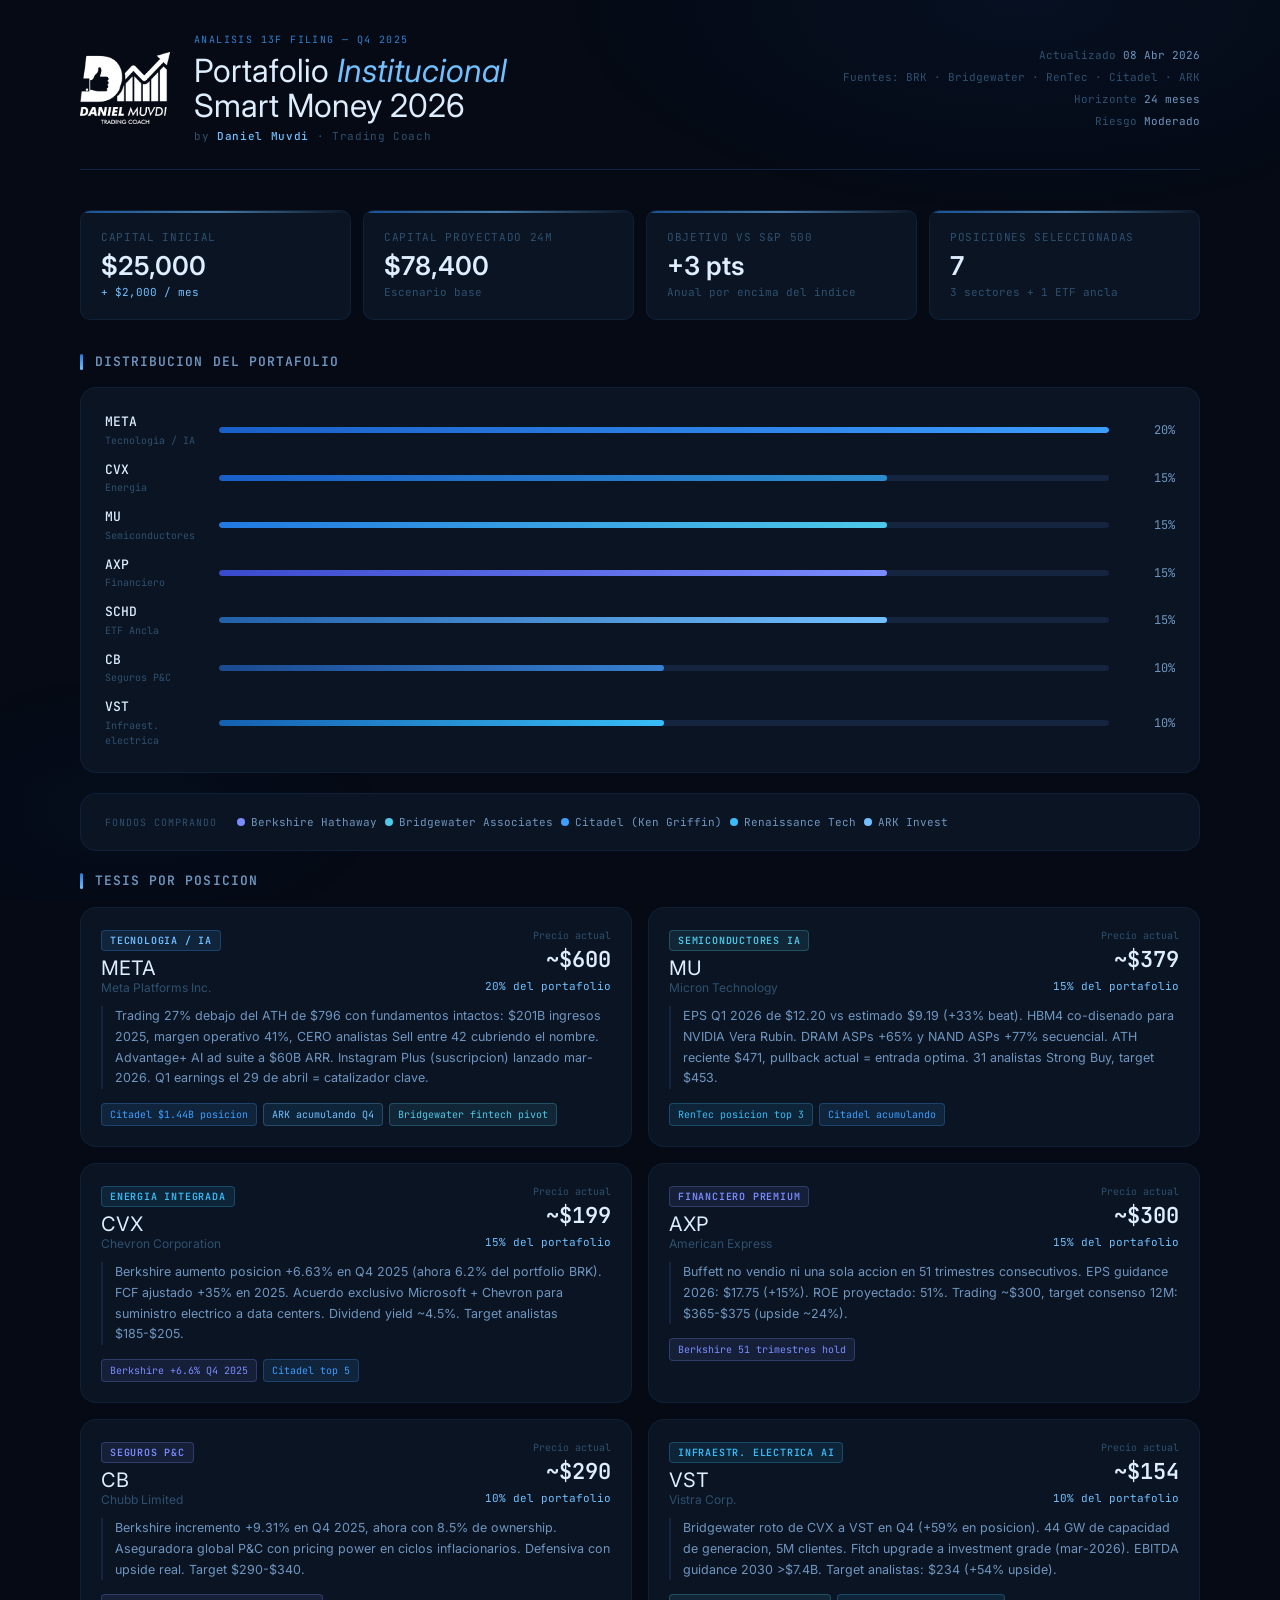
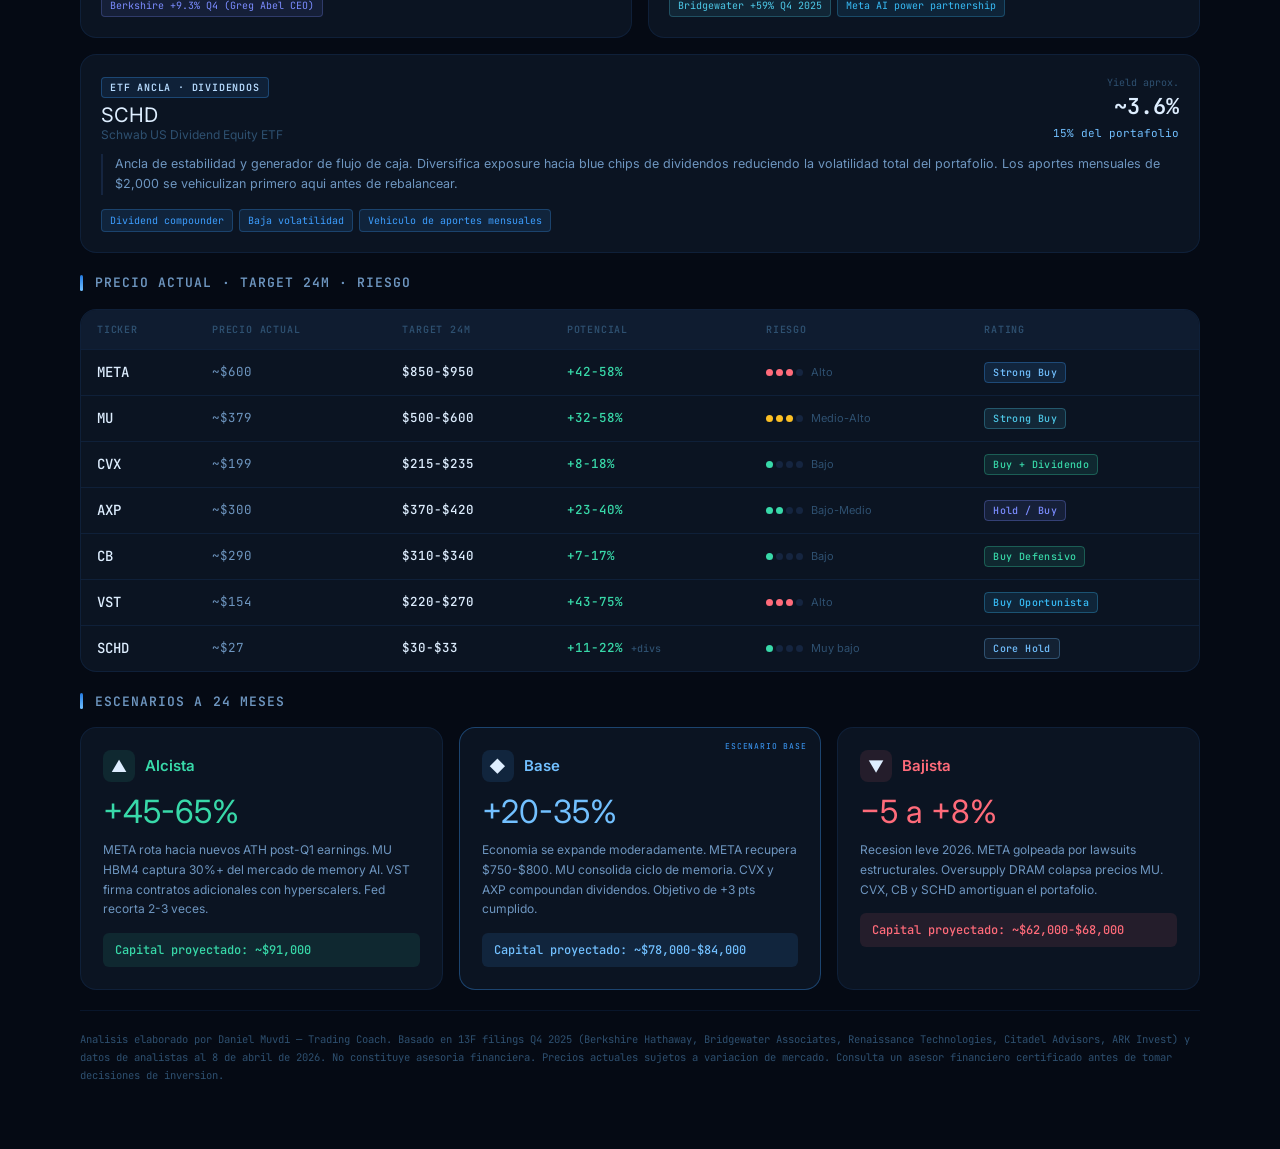
<file: pages/portafolio-13f.html>
<!DOCTYPE html>
<html lang="es">
<head>
<meta charset="UTF-8">
<meta name="viewport" content="width=device-width, initial-scale=1.0">
<title>Portafolio Institucional 13F — Daniel Muvdi Trading Coach</title>
<!-- Google Analytics -->
<script async src="https://www.googletagmanager.com/gtag/js?id=G-01W8ZVH3S3"></script>
<script>window.dataLayer=window.dataLayer||[];function gtag(){dataLayer.push(arguments);}gtag('js',new Date());gtag('config','G-01W8ZVH3S3');</script>
<link href="https://fonts.googleapis.com/css2?family=Inter:wght@400;500;600;700&family=JetBrains+Mono:wght@400;500&display=swap" rel="stylesheet">
<style>
  :root {
    --bg: #050a14;
    --surface: #0b1422;
    --surface2: #0f1c30;
    --surface3: #152540;
    --border: rgba(56,140,255,0.1);
    --border2: rgba(56,140,255,0.2);
    --text: #deeeff;
    --text2: #6e96c0;
    --text3: #2e5070;
    --accent: #3d9eff;
    --accent2: #72c0ff;
    --accent-dim: rgba(61,158,255,0.12);
    --blue-deep: #1a5fc8;
    --blue-mid: #2279e0;
    --blue-bright: #3d9eff;
    --blue-sky: #72c0ff;
    --blue-pale: #b8dcff;
    --green: #38d9a9;
    --green-dim: rgba(56,217,169,0.1);
    --red: #ff6b7a;
    --red-dim: rgba(255,107,122,0.1);
    --cyan: #4ec9e8;
    --cyan-dim: rgba(78,201,232,0.1);
    --indigo: #7b8cff;
    --indigo-dim: rgba(123,140,255,0.1);
    --sky: #38bdf8;
    --sky-dim: rgba(56,189,248,0.1);
    --amber: #fbbf24;
    --amber-dim: rgba(251,191,36,0.1);
    --radius: 10px;
    --radius-lg: 16px;
  }

  * { box-sizing: border-box; margin: 0; padding: 0; }

  body {
    background: var(--bg);
    color: var(--text);
    font-family: 'Inter', sans-serif;
    font-size: 14px;
    line-height: 1.5;
    min-height: 100vh;
    padding: 32px 24px 64px;
  }

  body::before {
    content: '';
    position: fixed; inset: 0;
    background:
      radial-gradient(ellipse 60% 40% at 80% 0%, rgba(30,90,200,0.08) 0%, transparent 60%),
      radial-gradient(ellipse 40% 30% at 10% 90%, rgba(20,70,160,0.06) 0%, transparent 50%);
    pointer-events: none; z-index: 0;
  }

  .container { max-width: 1120px; margin: 0 auto; position: relative; z-index: 1; }

  .header {
    display: flex;
    justify-content: space-between;
    align-items: center;
    margin-bottom: 40px;
    padding-bottom: 24px;
    border-bottom: 0.5px solid var(--border2);
  }
  .header-left { display: flex; align-items: center; gap: 24px; }
  .logo-wrap {
    flex-shrink: 0;
    display: flex;
    align-items: center;
    justify-content: center;
  }
  .eyebrow {
    font-family: 'JetBrains Mono', monospace;
    font-size: 10px;
    color: var(--accent);
    letter-spacing: .14em;
    text-transform: uppercase;
    margin-bottom: 6px;
    opacity: .8;
  }
  .main-title {
    font-family: 'Inter', sans-serif;
    font-size: 32px;
    font-weight: 400;
    line-height: 1.1;
    color: var(--text);
  }
  .main-title em { font-style: italic; color: var(--blue-sky); }
  .coach-tag {
    font-family: 'JetBrains Mono', monospace;
    font-size: 11px;
    color: var(--text3);
    margin-top: 5px;
    letter-spacing: .06em;
  }
  .coach-tag strong { color: var(--accent2); font-weight: 500; }
  .header-meta {
    text-align: right;
    font-family: 'JetBrains Mono', monospace;
    font-size: 11px;
    color: var(--text3);
    line-height: 2;
  }
  .header-meta span { color: var(--text2); }

  .metrics-row {
    display: grid;
    grid-template-columns: repeat(4, minmax(0,1fr));
    gap: 12px;
    margin-bottom: 32px;
  }
  .metric-card {
    background: var(--surface);
    border: 0.5px solid var(--border);
    border-radius: var(--radius);
    padding: 18px 20px;
    position: relative;
    overflow: hidden;
    transition: border-color .2s;
  }
  .metric-card:hover { border-color: var(--border2); }
  .metric-card::after {
    content: '';
    position: absolute;
    top: 0; left: 0; right: 0;
    height: 2px;
    background: linear-gradient(90deg, var(--blue-mid), var(--blue-sky), transparent);
    opacity: .6;
  }
  .metric-label {
    font-size: 11px;
    color: var(--text3);
    letter-spacing: .06em;
    text-transform: uppercase;
    margin-bottom: 8px;
    font-family: 'JetBrains Mono', monospace;
  }
  .metric-value { font-size: 26px; font-weight: 600; color: var(--text); line-height: 1; }
  .metric-sub { font-size: 11px; color: var(--text3); margin-top: 5px; font-family: 'JetBrains Mono', monospace; }
  .metric-sub.highlight { color: var(--blue-sky); }

  .section-label {
    display: flex; align-items: center; gap: 12px; margin-bottom: 16px;
  }
  .section-label::before {
    content: ''; width: 3px; height: 16px;
    background: linear-gradient(180deg, var(--blue-mid), var(--blue-sky));
    border-radius: 2px; flex-shrink: 0;
  }
  .section-label h2 {
    font-size: 13px; font-weight: 600; color: var(--text2);
    letter-spacing: .08em; text-transform: uppercase;
    font-family: 'JetBrains Mono', monospace;
  }

  .alloc-section {
    background: var(--surface); border: 0.5px solid var(--border);
    border-radius: var(--radius-lg); padding: 24px; margin-bottom: 20px;
  }
  .alloc-bar-row {
    display: grid; grid-template-columns: 100px 1fr 52px;
    align-items: center; gap: 14px; margin-bottom: 12px;
  }
  .alloc-bar-row:last-child { margin-bottom: 0; }
  .alloc-ticker { font-family: 'JetBrains Mono', monospace; font-size: 13px; font-weight: 500; color: var(--text); }
  .alloc-ticker small { display: block; font-size: 10px; color: var(--text3); font-weight: 400; margin-top: 1px; }
  .alloc-track { height: 6px; background: var(--surface3); border-radius: 3px; overflow: hidden; }
  .alloc-fill { height: 100%; border-radius: 3px; }
  .alloc-pct { font-family: 'JetBrains Mono', monospace; font-size: 12px; color: var(--text2); text-align: right; }

  .positions-grid {
    display: grid; grid-template-columns: repeat(2, minmax(0,1fr));
    gap: 16px; margin-bottom: 20px;
  }
  .pos-card {
    background: var(--surface); border: 0.5px solid var(--border);
    border-radius: var(--radius-lg); padding: 20px;
    transition: border-color .2s, transform .15s;
  }
  .pos-card:hover { border-color: var(--border2); transform: translateY(-1px); }
  .pos-card.full-width { grid-column: 1 / -1; }
  .pos-header { display: flex; justify-content: space-between; align-items: flex-start; margin-bottom: 12px; }
  .pos-badge {
    display: inline-block; font-size: 10px; font-weight: 600;
    letter-spacing: .08em; text-transform: uppercase;
    padding: 2px 8px; border-radius: 4px; margin-bottom: 6px;
    font-family: 'JetBrains Mono', monospace;
  }
  .pos-name { font-family: 'Inter', sans-serif; font-size: 20px; color: var(--text); line-height: 1.1; }
  .pos-name small { font-family: 'Inter', sans-serif; font-size: 12px; color: var(--text3); font-weight: 400; display: block; margin-top: 2px; }
  .pos-price-block { text-align: right; }
  .pos-price-label { font-size: 10px; color: var(--text3); font-family: 'JetBrains Mono', monospace; }
  .pos-price { font-size: 22px; font-weight: 600; color: var(--text); font-family: 'JetBrains Mono', monospace; }
  .pos-alloc { font-size: 11px; color: var(--blue-sky); font-family: 'JetBrains Mono', monospace; margin-top: 2px; }
  .pos-tesis {
    font-size: 12.5px; color: var(--text2); line-height: 1.65; margin-bottom: 14px;
    border-left: 2px solid var(--surface3); padding-left: 12px;
  }
  .fund-tags { display: flex; flex-wrap: wrap; gap: 6px; }
  .fund-tag {
    font-size: 10px; font-family: 'JetBrains Mono', monospace;
    padding: 3px 8px; border-radius: 4px; border: 0.5px solid;
  }

  .table-wrap {
    background: var(--surface); border: 0.5px solid var(--border);
    border-radius: var(--radius-lg); overflow: hidden; margin-bottom: 20px;
  }
  .table-wrap table { width: 100%; border-collapse: collapse; font-size: 12.5px; }
  .table-wrap thead th {
    background: var(--surface2); font-size: 10px; font-weight: 600;
    letter-spacing: .08em; text-transform: uppercase; color: var(--text3);
    padding: 12px 16px; text-align: left; font-family: 'JetBrains Mono', monospace;
    border-bottom: 0.5px solid var(--border);
  }
  .table-wrap tbody td { padding: 12px 16px; border-bottom: 0.5px solid var(--border); vertical-align: middle; }
  .table-wrap tbody tr:last-child td { border-bottom: none; }
  .table-wrap tbody tr:hover td { background: var(--surface2); }
  .t-ticker { font-family: 'JetBrains Mono', monospace; font-weight: 500; font-size: 14px; color: var(--text); }
  .t-price { font-family: 'JetBrains Mono', monospace; color: var(--text2); }
  .t-target { font-family: 'JetBrains Mono', monospace; color: var(--text); font-weight: 500; }
  .t-up { color: var(--green); font-family: 'JetBrains Mono', monospace; font-weight: 500; }
  .risk-bar { display: flex; align-items: center; gap: 8px; }
  .risk-dots { display: flex; gap: 3px; }
  .risk-dot { width: 7px; height: 7px; border-radius: 50%; }
  .risk-label { font-size: 11px; color: var(--text3); }
  .rating-chip {
    font-size: 10px; font-family: 'JetBrains Mono', monospace; font-weight: 500;
    padding: 3px 8px; border-radius: 4px; border: 0.5px solid; letter-spacing: .04em;
  }

  .scenarios-grid { display: grid; grid-template-columns: repeat(3, minmax(0,1fr)); gap: 16px; margin-bottom: 20px; }
  .scenario-card {
    background: var(--surface); border: 0.5px solid var(--border);
    border-radius: var(--radius-lg); padding: 22px; position: relative; overflow: hidden;
  }
  .scenario-card.base-case { border-color: rgba(61,158,255,0.35); }
  .scenario-card.base-case::before {
    content: 'ESCENARIO BASE'; position: absolute; top: 12px; right: 14px;
    font-size: 8px; font-family: 'JetBrains Mono', monospace; color: var(--accent);
    letter-spacing: .1em;
  }
  .sc-header { display: flex; align-items: center; gap: 10px; margin-bottom: 14px; }
  .sc-icon { width: 32px; height: 32px; border-radius: 8px; display: flex; align-items: center; justify-content: center; font-size: 16px; flex-shrink: 0; }
  .sc-title { font-size: 15px; font-weight: 600; }
  .sc-return { font-family: 'Inter', sans-serif; font-size: 32px; margin-bottom: 12px; line-height: 1; }
  .sc-desc { font-size: 12px; color: var(--text2); line-height: 1.65; margin-bottom: 14px; }
  .sc-capital { font-family: 'JetBrains Mono', monospace; font-size: 12px; padding: 8px 12px; border-radius: 6px; font-weight: 500; }

  .fund-legend {
    background: var(--surface); border: 0.5px solid var(--border);
    border-radius: var(--radius-lg); padding: 20px 24px; margin-bottom: 20px;
    display: flex; gap: 20px; flex-wrap: wrap; align-items: center;
  }
  .fund-legend-label { font-size: 10px; color: var(--text3); letter-spacing: .1em; text-transform: uppercase; font-family: 'JetBrains Mono', monospace; flex-shrink: 0; }
  .fund-pills { display: flex; flex-wrap: wrap; gap: 8px; }
  .fund-pill { display: flex; align-items: center; gap: 6px; font-size: 11px; font-family: 'JetBrains Mono', monospace; color: var(--text2); }
  .fund-pill-dot { width: 8px; height: 8px; border-radius: 50%; flex-shrink: 0; }

  .disclaimer {
    font-size: 10.5px; color: var(--text3); line-height: 1.7;
    border-top: 0.5px solid var(--border); padding-top: 20px; margin-top: 8px;
    font-family: 'JetBrains Mono', monospace;
  }

  @keyframes fadeUp { from { opacity:0; transform:translateY(16px); } to { opacity:1; transform:translateY(0); } }
  .animate { animation: fadeUp .5s ease both; }
  .d1{animation-delay:.05s}.d2{animation-delay:.10s}.d3{animation-delay:.15s}
  .d4{animation-delay:.20s}.d5{animation-delay:.25s}.d6{animation-delay:.30s}
  .d7{animation-delay:.35s}.d8{animation-delay:.40s}.d9{animation-delay:.45s}
  .d10{animation-delay:.50s}

  @media (max-width: 780px) {
    .metrics-row { grid-template-columns: repeat(2,1fr); }
    .positions-grid { grid-template-columns: 1fr; }
    .scenarios-grid { grid-template-columns: 1fr; }
    .main-title { font-size: 24px; }
    .header { flex-direction: column; align-items: flex-start; gap: 16px; }
    .header-meta { text-align: left; }
  }
</style>
</head>
<body>
<div class="container">

  <header class="header animate d1">
    <div class="header-left">
      <div class="logo-wrap">
        <img src="../public/logo-white.png" alt="Daniel Muvdi Trading Coach" style="width:90px;height:auto;display:block;" />
      </div>
      <div class="header-text">
        <div class="eyebrow">Analisis 13F Filing — Q4 2025</div>
        <h1 class="main-title">Portafolio <em>Institucional</em><br>Smart Money 2026</h1>
        <div class="coach-tag">by <strong>Daniel Muvdi</strong> · Trading Coach</div>
      </div>
    </div>
    <div class="header-meta">
      <div>Actualizado <span>08 Abr 2026</span></div>
      <div>Fuentes: BRK · Bridgewater · RenTec · Citadel · ARK</div>
      <div>Horizonte <span>24 meses</span></div>
      <div>Riesgo <span>Moderado</span></div>
    </div>
  </header>

  <div class="metrics-row">
    <div class="metric-card animate d2">
      <div class="metric-label">Capital inicial</div>
      <div class="metric-value">$25,000</div>
      <div class="metric-sub highlight">+ $2,000 / mes</div>
    </div>
    <div class="metric-card animate d3">
      <div class="metric-label">Capital proyectado 24M</div>
      <div class="metric-value">$78,400</div>
      <div class="metric-sub">Escenario base</div>
    </div>
    <div class="metric-card animate d4">
      <div class="metric-label">Objetivo vs S&amp;P 500</div>
      <div class="metric-value">+3 pts</div>
      <div class="metric-sub">Anual por encima del indice</div>
    </div>
    <div class="metric-card animate d5">
      <div class="metric-label">Posiciones seleccionadas</div>
      <div class="metric-value">7</div>
      <div class="metric-sub">3 sectores + 1 ETF ancla</div>
    </div>
  </div>

  <div class="section-label animate d5"><h2>Distribucion del portafolio</h2></div>
  <div class="alloc-section animate d6">
    <div class="alloc-bar-row">
      <div class="alloc-ticker">META <small>Tecnologia / IA</small></div>
      <div class="alloc-track"><div class="alloc-fill" style="width:100%;background:linear-gradient(90deg,#1a5fc8,#3d9eff)"></div></div>
      <div class="alloc-pct">20%</div>
    </div>
    <div class="alloc-bar-row">
      <div class="alloc-ticker">CVX <small>Energia</small></div>
      <div class="alloc-track"><div class="alloc-fill" style="width:75%;background:linear-gradient(90deg,#1a5fc8,#2d8ccc)"></div></div>
      <div class="alloc-pct">15%</div>
    </div>
    <div class="alloc-bar-row">
      <div class="alloc-ticker">MU <small>Semiconductores</small></div>
      <div class="alloc-track"><div class="alloc-fill" style="width:75%;background:linear-gradient(90deg,#2279e0,#4ec9e8)"></div></div>
      <div class="alloc-pct">15%</div>
    </div>
    <div class="alloc-bar-row">
      <div class="alloc-ticker">AXP <small>Financiero</small></div>
      <div class="alloc-track"><div class="alloc-fill" style="width:75%;background:linear-gradient(90deg,#3a4acc,#7b8cff)"></div></div>
      <div class="alloc-pct">15%</div>
    </div>
    <div class="alloc-bar-row">
      <div class="alloc-ticker">SCHD <small>ETF Ancla</small></div>
      <div class="alloc-track"><div class="alloc-fill" style="width:75%;background:linear-gradient(90deg,#2260a8,#72c0ff)"></div></div>
      <div class="alloc-pct">15%</div>
    </div>
    <div class="alloc-bar-row">
      <div class="alloc-ticker">CB <small>Seguros P&amp;C</small></div>
      <div class="alloc-track"><div class="alloc-fill" style="width:50%;background:linear-gradient(90deg,#1a4a90,#3880d0)"></div></div>
      <div class="alloc-pct">10%</div>
    </div>
    <div class="alloc-bar-row">
      <div class="alloc-ticker">VST <small>Infraest. electrica</small></div>
      <div class="alloc-track"><div class="alloc-fill" style="width:50%;background:linear-gradient(90deg,#1560b0,#38bdf8)"></div></div>
      <div class="alloc-pct">10%</div>
    </div>
  </div>

  <div class="fund-legend animate d6">
    <div class="fund-legend-label">Fondos comprando</div>
    <div class="fund-pills">
      <div class="fund-pill"><div class="fund-pill-dot" style="background:#7b8cff"></div>Berkshire Hathaway</div>
      <div class="fund-pill"><div class="fund-pill-dot" style="background:#4ec9e8"></div>Bridgewater Associates</div>
      <div class="fund-pill"><div class="fund-pill-dot" style="background:#3d9eff"></div>Citadel (Ken Griffin)</div>
      <div class="fund-pill"><div class="fund-pill-dot" style="background:#38bdf8"></div>Renaissance Tech</div>
      <div class="fund-pill"><div class="fund-pill-dot" style="background:#72c0ff"></div>ARK Invest</div>
    </div>
  </div>

  <div class="section-label animate d7"><h2>Tesis por posicion</h2></div>
  <div class="positions-grid">
    <div class="pos-card animate d7">
      <div class="pos-header">
        <div class="pos-ticker-block">
          <div class="pos-badge" style="background:var(--accent-dim);color:var(--blue-sky);border:0.5px solid rgba(61,158,255,0.25)">Tecnologia / IA</div>
          <div class="pos-name">META<small>Meta Platforms Inc.</small></div>
        </div>
        <div class="pos-price-block">
          <div class="pos-price-label">Precio actual</div>
          <div class="pos-price">~$600</div>
          <div class="pos-alloc">20% del portafolio</div>
        </div>
      </div>
      <p class="pos-tesis">Trading 27% debajo del ATH de $796 con fundamentos intactos: $201B ingresos 2025, margen operativo 41%, CERO analistas Sell entre 42 cubriendo el nombre. Advantage+ AI ad suite a $60B ARR. Instagram Plus (suscripcion) lanzado mar-2026. Q1 earnings el 29 de abril = catalizador clave.</p>
      <div class="fund-tags">
        <div class="fund-tag" style="color:#3d9eff;border-color:rgba(61,158,255,0.25);background:var(--accent-dim)">Citadel $1.44B posicion</div>
        <div class="fund-tag" style="color:#72c0ff;border-color:rgba(114,192,255,0.25);background:var(--sky-dim)">ARK acumulando Q4</div>
        <div class="fund-tag" style="color:#4ec9e8;border-color:rgba(78,201,232,0.25);background:var(--cyan-dim)">Bridgewater fintech pivot</div>
      </div>
    </div>
    <div class="pos-card animate d7">
      <div class="pos-header">
        <div class="pos-ticker-block">
          <div class="pos-badge" style="background:var(--cyan-dim);color:var(--cyan);border:0.5px solid rgba(78,201,232,0.25)">Semiconductores IA</div>
          <div class="pos-name">MU<small>Micron Technology</small></div>
        </div>
        <div class="pos-price-block">
          <div class="pos-price-label">Precio actual</div>
          <div class="pos-price">~$379</div>
          <div class="pos-alloc">15% del portafolio</div>
        </div>
      </div>
      <p class="pos-tesis">EPS Q1 2026 de $12.20 vs estimado $9.19 (+33% beat). HBM4 co-disenado para NVIDIA Vera Rubin. DRAM ASPs +65% y NAND ASPs +77% secuencial. ATH reciente $471, pullback actual = entrada optima. 31 analistas Strong Buy, target $453.</p>
      <div class="fund-tags">
        <div class="fund-tag" style="color:#38bdf8;border-color:rgba(56,189,248,0.25);background:var(--sky-dim)">RenTec posicion top 3</div>
        <div class="fund-tag" style="color:#3d9eff;border-color:rgba(61,158,255,0.25);background:var(--accent-dim)">Citadel acumulando</div>
      </div>
    </div>
    <div class="pos-card animate d8">
      <div class="pos-header">
        <div class="pos-ticker-block">
          <div class="pos-badge" style="background:var(--sky-dim);color:var(--sky);border:0.5px solid rgba(56,189,248,0.25)">Energia integrada</div>
          <div class="pos-name">CVX<small>Chevron Corporation</small></div>
        </div>
        <div class="pos-price-block">
          <div class="pos-price-label">Precio actual</div>
          <div class="pos-price">~$199</div>
          <div class="pos-alloc">15% del portafolio</div>
        </div>
      </div>
      <p class="pos-tesis">Berkshire aumento posicion +6.63% en Q4 2025 (ahora 6.2% del portfolio BRK). FCF ajustado +35% en 2025. Acuerdo exclusivo Microsoft + Chevron para suministro electrico a data centers. Dividend yield ~4.5%. Target analistas $185-$205.</p>
      <div class="fund-tags">
        <div class="fund-tag" style="color:#7b8cff;border-color:rgba(123,140,255,0.25);background:var(--indigo-dim)">Berkshire +6.6% Q4 2025</div>
        <div class="fund-tag" style="color:#3d9eff;border-color:rgba(61,158,255,0.25);background:var(--accent-dim)">Citadel top 5</div>
      </div>
    </div>
    <div class="pos-card animate d8">
      <div class="pos-header">
        <div class="pos-ticker-block">
          <div class="pos-badge" style="background:var(--indigo-dim);color:var(--indigo);border:0.5px solid rgba(123,140,255,0.25)">Financiero premium</div>
          <div class="pos-name">AXP<small>American Express</small></div>
        </div>
        <div class="pos-price-block">
          <div class="pos-price-label">Precio actual</div>
          <div class="pos-price">~$300</div>
          <div class="pos-alloc">15% del portafolio</div>
        </div>
      </div>
      <p class="pos-tesis">Buffett no vendio ni una sola accion en 51 trimestres consecutivos. EPS guidance 2026: $17.75 (+15%). ROE proyectado: 51%. Trading ~$300, target consenso 12M: $365-$375 (upside ~24%).</p>
      <div class="fund-tags">
        <div class="fund-tag" style="color:#7b8cff;border-color:rgba(123,140,255,0.25);background:var(--indigo-dim)">Berkshire 51 trimestres hold</div>
      </div>
    </div>
    <div class="pos-card animate d9">
      <div class="pos-header">
        <div class="pos-ticker-block">
          <div class="pos-badge" style="background:var(--indigo-dim);color:var(--indigo);border:0.5px solid rgba(123,140,255,0.25)">Seguros P&amp;C</div>
          <div class="pos-name">CB<small>Chubb Limited</small></div>
        </div>
        <div class="pos-price-block">
          <div class="pos-price-label">Precio actual</div>
          <div class="pos-price">~$290</div>
          <div class="pos-alloc">10% del portafolio</div>
        </div>
      </div>
      <p class="pos-tesis">Berkshire incremento +9.31% en Q4 2025, ahora con 8.5% de ownership. Aseguradora global P&amp;C con pricing power en ciclos inflacionarios. Defensiva con upside real. Target $290-$340.</p>
      <div class="fund-tags">
        <div class="fund-tag" style="color:#7b8cff;border-color:rgba(123,140,255,0.25);background:var(--indigo-dim)">Berkshire +9.3% Q4 (Greg Abel CEO)</div>
      </div>
    </div>
    <div class="pos-card animate d9">
      <div class="pos-header">
        <div class="pos-ticker-block">
          <div class="pos-badge" style="background:var(--sky-dim);color:var(--sky);border:0.5px solid rgba(56,189,248,0.25)">Infraestr. electrica AI</div>
          <div class="pos-name">VST<small>Vistra Corp.</small></div>
        </div>
        <div class="pos-price-block">
          <div class="pos-price-label">Precio actual</div>
          <div class="pos-price">~$154</div>
          <div class="pos-alloc">10% del portafolio</div>
        </div>
      </div>
      <p class="pos-tesis">Bridgewater roto de CVX a VST en Q4 (+59% en posicion). 44 GW de capacidad de generacion, 5M clientes. Fitch upgrade a investment grade (mar-2026). EBITDA guidance 2030 &gt;$7.4B. Target analistas: $234 (+54% upside).</p>
      <div class="fund-tags">
        <div class="fund-tag" style="color:#4ec9e8;border-color:rgba(78,201,232,0.25);background:var(--cyan-dim)">Bridgewater +59% Q4 2025</div>
        <div class="fund-tag" style="color:#38bdf8;border-color:rgba(56,189,248,0.25);background:var(--sky-dim)">Meta AI power partnership</div>
      </div>
    </div>
    <div class="pos-card full-width animate d9">
      <div class="pos-header">
        <div class="pos-ticker-block">
          <div class="pos-badge" style="background:rgba(61,158,255,0.1);color:var(--blue-pale);border:0.5px solid rgba(61,158,255,0.3)">ETF Ancla · Dividendos</div>
          <div class="pos-name">SCHD<small>Schwab US Dividend Equity ETF</small></div>
        </div>
        <div class="pos-price-block">
          <div class="pos-price-label">Yield aprox.</div>
          <div class="pos-price">~3.6%</div>
          <div class="pos-alloc">15% del portafolio</div>
        </div>
      </div>
      <p class="pos-tesis">Ancla de estabilidad y generador de flujo de caja. Diversifica exposure hacia blue chips de dividendos reduciendo la volatilidad total del portafolio. Los aportes mensuales de $2,000 se vehiculizan primero aqui antes de rebalancear.</p>
      <div class="fund-tags">
        <div class="fund-tag" style="color:var(--accent);border-color:rgba(61,158,255,0.25);background:var(--accent-dim)">Dividend compounder</div>
        <div class="fund-tag" style="color:var(--accent);border-color:rgba(61,158,255,0.25);background:var(--accent-dim)">Baja volatilidad</div>
        <div class="fund-tag" style="color:var(--accent);border-color:rgba(61,158,255,0.25);background:var(--accent-dim)">Vehiculo de aportes mensuales</div>
      </div>
    </div>
  </div>

  <div class="section-label animate d9"><h2>Precio actual · Target 24M · Riesgo</h2></div>
  <div class="table-wrap animate d9">
    <table>
      <thead>
        <tr><th>Ticker</th><th>Precio actual</th><th>Target 24M</th><th>Potencial</th><th>Riesgo</th><th>Rating</th></tr>
      </thead>
      <tbody>
        <tr>
          <td class="t-ticker">META</td><td class="t-price">~$600</td><td class="t-target">$850-$950</td><td class="t-up">+42-58%</td>
          <td><div class="risk-bar"><div class="risk-dots"><div class="risk-dot" style="background:var(--red)"></div><div class="risk-dot" style="background:var(--red)"></div><div class="risk-dot" style="background:var(--red)"></div><div class="risk-dot" style="background:var(--surface3)"></div></div><span class="risk-label">Alto</span></div></td>
          <td><span class="rating-chip" style="color:var(--blue-sky);border-color:rgba(61,158,255,0.3);background:var(--accent-dim)">Strong Buy</span></td>
        </tr>
        <tr>
          <td class="t-ticker">MU</td><td class="t-price">~$379</td><td class="t-target">$500-$600</td><td class="t-up">+32-58%</td>
          <td><div class="risk-bar"><div class="risk-dots"><div class="risk-dot" style="background:var(--amber)"></div><div class="risk-dot" style="background:var(--amber)"></div><div class="risk-dot" style="background:var(--amber)"></div><div class="risk-dot" style="background:var(--surface3)"></div></div><span class="risk-label">Medio-Alto</span></div></td>
          <td><span class="rating-chip" style="color:var(--cyan);border-color:rgba(78,201,232,0.3);background:var(--cyan-dim)">Strong Buy</span></td>
        </tr>
        <tr>
          <td class="t-ticker">CVX</td><td class="t-price">~$199</td><td class="t-target">$215-$235</td><td class="t-up">+8-18%</td>
          <td><div class="risk-bar"><div class="risk-dots"><div class="risk-dot" style="background:var(--green)"></div><div class="risk-dot" style="background:var(--surface3)"></div><div class="risk-dot" style="background:var(--surface3)"></div><div class="risk-dot" style="background:var(--surface3)"></div></div><span class="risk-label">Bajo</span></div></td>
          <td><span class="rating-chip" style="color:var(--green);border-color:rgba(56,217,169,0.3);background:var(--green-dim)">Buy + Dividendo</span></td>
        </tr>
        <tr>
          <td class="t-ticker">AXP</td><td class="t-price">~$300</td><td class="t-target">$370-$420</td><td class="t-up">+23-40%</td>
          <td><div class="risk-bar"><div class="risk-dots"><div class="risk-dot" style="background:var(--green)"></div><div class="risk-dot" style="background:var(--green)"></div><div class="risk-dot" style="background:var(--surface3)"></div><div class="risk-dot" style="background:var(--surface3)"></div></div><span class="risk-label">Bajo-Medio</span></div></td>
          <td><span class="rating-chip" style="color:var(--indigo);border-color:rgba(123,140,255,0.3);background:var(--indigo-dim)">Hold / Buy</span></td>
        </tr>
        <tr>
          <td class="t-ticker">CB</td><td class="t-price">~$290</td><td class="t-target">$310-$340</td><td class="t-up">+7-17%</td>
          <td><div class="risk-bar"><div class="risk-dots"><div class="risk-dot" style="background:var(--green)"></div><div class="risk-dot" style="background:var(--surface3)"></div><div class="risk-dot" style="background:var(--surface3)"></div><div class="risk-dot" style="background:var(--surface3)"></div></div><span class="risk-label">Bajo</span></div></td>
          <td><span class="rating-chip" style="color:var(--green);border-color:rgba(56,217,169,0.3);background:var(--green-dim)">Buy Defensivo</span></td>
        </tr>
        <tr>
          <td class="t-ticker">VST</td><td class="t-price">~$154</td><td class="t-target">$220-$270</td><td class="t-up">+43-75%</td>
          <td><div class="risk-bar"><div class="risk-dots"><div class="risk-dot" style="background:var(--red)"></div><div class="risk-dot" style="background:var(--red)"></div><div class="risk-dot" style="background:var(--red)"></div><div class="risk-dot" style="background:var(--surface3)"></div></div><span class="risk-label">Alto</span></div></td>
          <td><span class="rating-chip" style="color:var(--sky);border-color:rgba(56,189,248,0.3);background:var(--sky-dim)">Buy Oportunista</span></td>
        </tr>
        <tr>
          <td class="t-ticker">SCHD</td><td class="t-price">~$27</td><td class="t-target">$30-$33</td>
          <td class="t-up">+11-22% <span style="font-size:10px;color:var(--text3)">+divs</span></td>
          <td><div class="risk-bar"><div class="risk-dots"><div class="risk-dot" style="background:var(--green)"></div><div class="risk-dot" style="background:var(--surface3)"></div><div class="risk-dot" style="background:var(--surface3)"></div><div class="risk-dot" style="background:var(--surface3)"></div></div><span class="risk-label">Muy bajo</span></div></td>
          <td><span class="rating-chip" style="color:var(--blue-sky);border-color:rgba(114,192,255,0.3);background:rgba(114,192,255,0.08)">Core Hold</span></td>
        </tr>
      </tbody>
    </table>
  </div>

  <div class="section-label animate d10"><h2>Escenarios a 24 meses</h2></div>
  <div class="scenarios-grid animate d10">
    <div class="scenario-card">
      <div class="sc-header">
        <div class="sc-icon" style="background:var(--green-dim)">&#9650;</div>
        <div class="sc-title" style="color:var(--green)">Alcista</div>
      </div>
      <div class="sc-return" style="color:var(--green)">+45-65%</div>
      <p class="sc-desc">META rota hacia nuevos ATH post-Q1 earnings. MU HBM4 captura 30%+ del mercado de memory AI. VST firma contratos adicionales con hyperscalers. Fed recorta 2-3 veces.</p>
      <div class="sc-capital" style="background:var(--green-dim);color:var(--green)">Capital proyectado: ~$91,000</div>
    </div>
    <div class="scenario-card base-case">
      <div class="sc-header">
        <div class="sc-icon" style="background:var(--accent-dim)">&#9670;</div>
        <div class="sc-title" style="color:var(--blue-sky)">Base</div>
      </div>
      <div class="sc-return" style="color:var(--blue-sky)">+20-35%</div>
      <p class="sc-desc">Economia se expande moderadamente. META recupera $750-$800. MU consolida ciclo de memoria. CVX y AXP compoundan dividendos. Objetivo de +3 pts cumplido.</p>
      <div class="sc-capital" style="background:var(--accent-dim);color:var(--blue-sky)">Capital proyectado: ~$78,000-$84,000</div>
    </div>
    <div class="scenario-card">
      <div class="sc-header">
        <div class="sc-icon" style="background:var(--red-dim)">&#9660;</div>
        <div class="sc-title" style="color:var(--red)">Bajista</div>
      </div>
      <div class="sc-return" style="color:var(--red)">&minus;5 a +8%</div>
      <p class="sc-desc">Recesion leve 2026. META golpeada por lawsuits estructurales. Oversupply DRAM colapsa precios MU. CVX, CB y SCHD amortiguan el portafolio.</p>
      <div class="sc-capital" style="background:var(--red-dim);color:var(--red)">Capital proyectado: ~$62,000-$68,000</div>
    </div>
  </div>

  <div class="disclaimer animate d10">
    Analisis elaborado por Daniel Muvdi — Trading Coach. Basado en 13F filings Q4 2025 (Berkshire Hathaway, Bridgewater Associates, Renaissance Technologies, Citadel Advisors, ARK Invest) y datos de analistas al 8 de abril de 2026.
    No constituye asesoria financiera. Precios actuales sujetos a variacion de mercado.
    Consulta un asesor financiero certificado antes de tomar decisiones de inversion.
  </div>

</div>
</body>
</html>
</file>
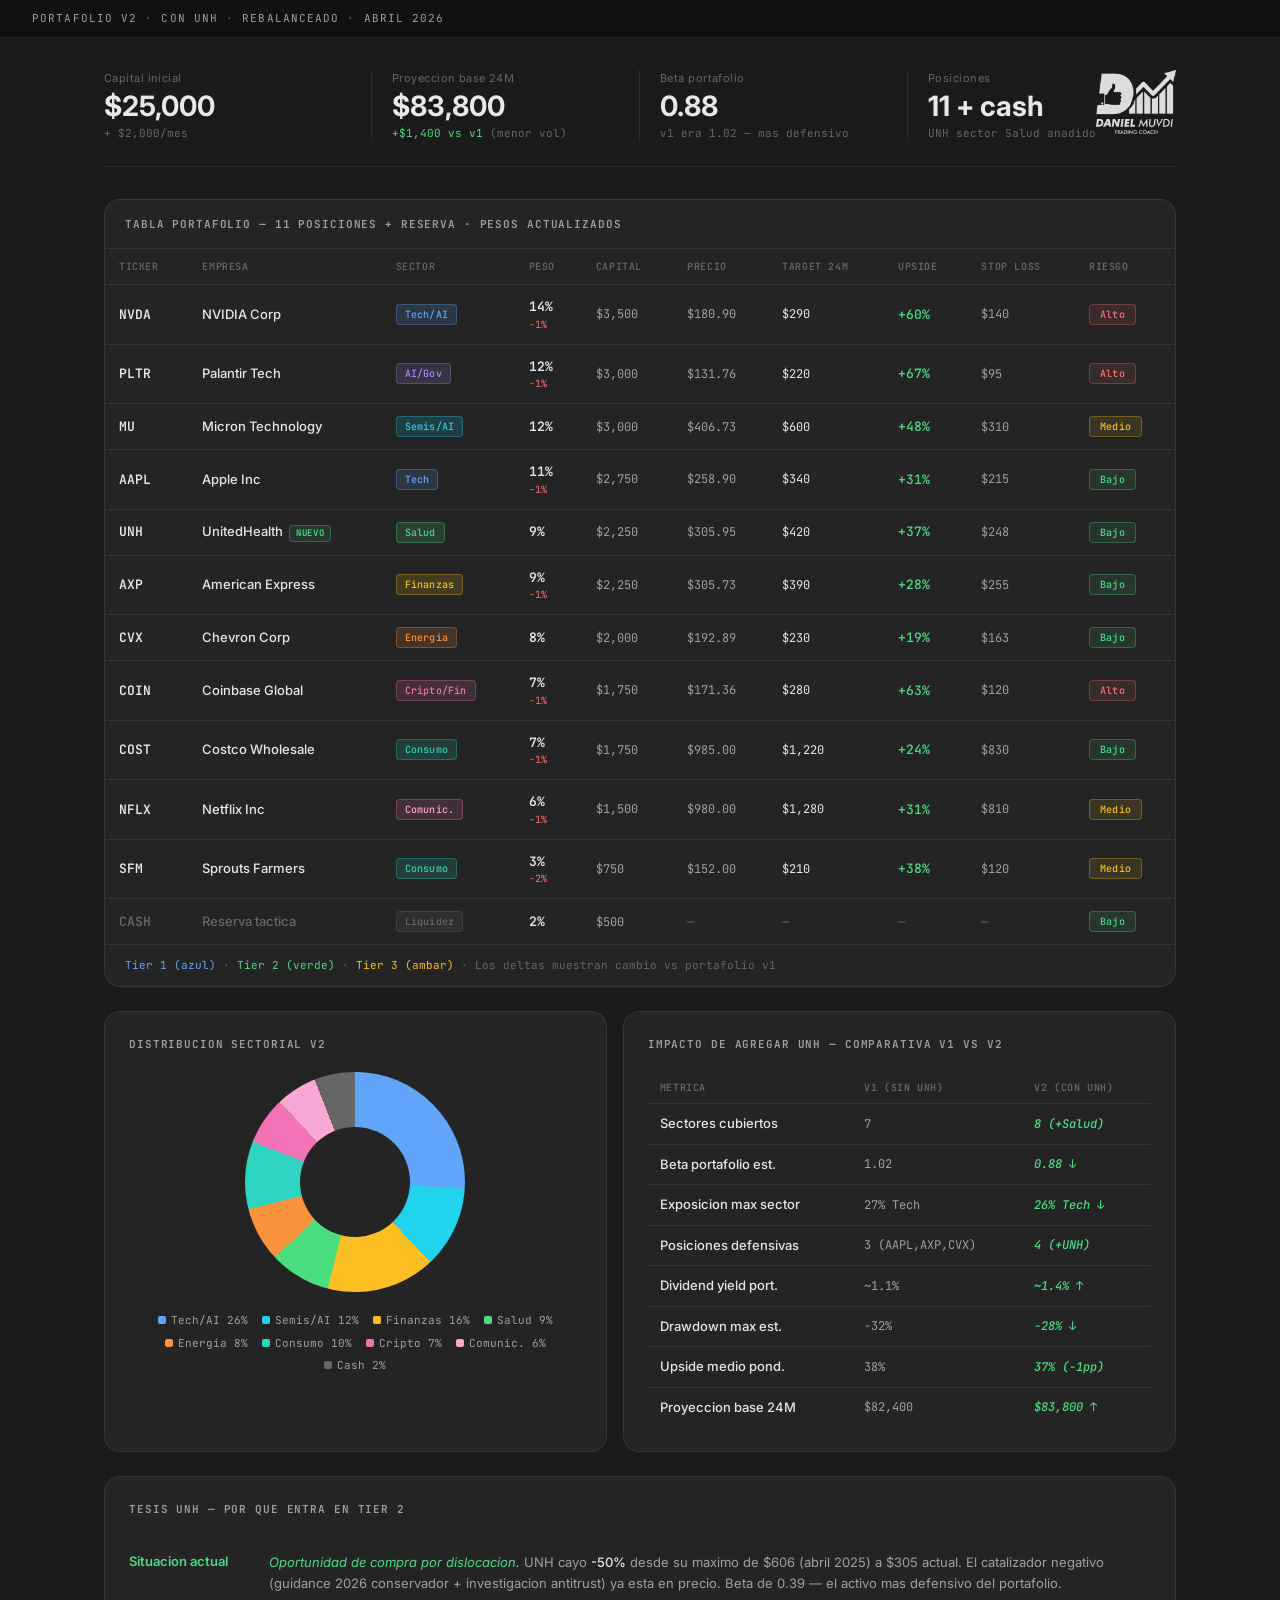
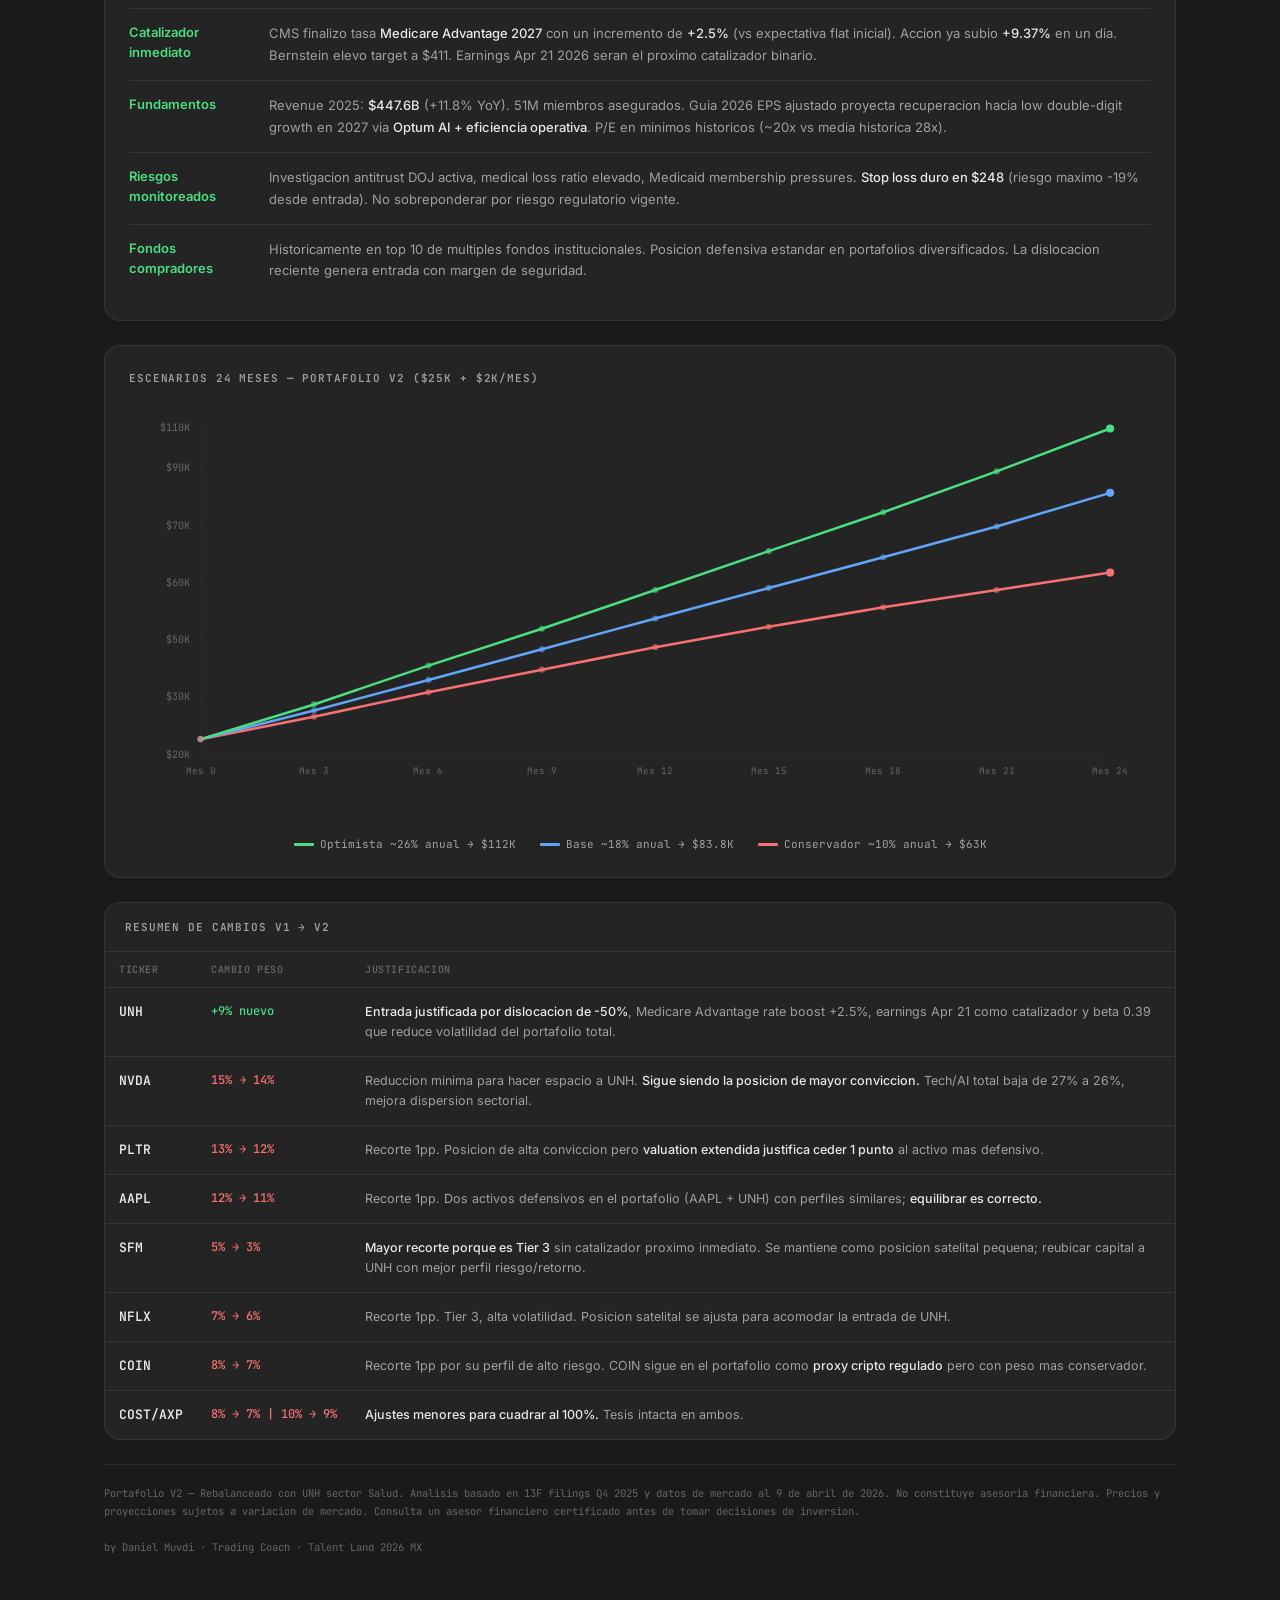
<file: pages/prompt-1.html>
<!DOCTYPE html>
<html lang="es">
<head>
<meta charset="UTF-8">
<meta name="viewport" content="width=device-width, initial-scale=1.0">
<title>Prompt 1 — Portafolio V2 · Daniel Muvdi Trading Coach</title>
<!-- Google Analytics -->
<script async src="https://www.googletagmanager.com/gtag/js?id=G-01W8ZVH3S3"></script>
<script>window.dataLayer=window.dataLayer||[];function gtag(){dataLayer.push(arguments);}gtag('js',new Date());gtag('config','G-01W8ZVH3S3');</script>
<link href="https://fonts.googleapis.com/css2?family=Inter:wght@400;500;600;700&family=JetBrains+Mono:wght@400;500&display=swap" rel="stylesheet">
<style>
  :root {
    --bg: #1a1a1a;
    --surface: #242424;
    --surface2: #2a2a2a;
    --surface3: #333;
    --border: rgba(255,255,255,0.08);
    --border2: rgba(255,255,255,0.15);
    --text: #e8e8e8;
    --text2: #a0a0a0;
    --text3: #666;
    --green: #4ade80;
    --green-dim: rgba(74,222,128,0.1);
    --red: #f87171;
    --red-dim: rgba(248,113,113,0.1);
    --blue: #60a5fa;
    --blue-dim: rgba(96,165,250,0.1);
    --amber: #fbbf24;
    --amber-dim: rgba(251,191,36,0.1);
    --cyan: #22d3ee;
    --purple: #a78bfa;
    --orange: #fb923c;
    --pink: #f472b6;
    --teal: #2dd4bf;
    --radius: 10px;
    --radius-lg: 16px;
  }

  * { box-sizing: border-box; margin: 0; padding: 0; }

  body {
    background: var(--bg);
    color: var(--text);
    font-family: 'Inter', sans-serif;
    font-size: 14px;
    line-height: 1.5;
    min-height: 100vh;
    padding: 0;
  }

  .top-bar {
    background: #111;
    padding: 10px 32px;
    font-family: 'JetBrains Mono', monospace;
    font-size: 11px;
    letter-spacing: .1em;
    text-transform: uppercase;
    color: var(--text2);
    border-bottom: 1px solid var(--border);
    display: flex;
    align-items: center;
    gap: 8px;
  }
  .top-bar span { color: var(--text3); }

  .container { max-width: 1120px; margin: 0 auto; padding: 32px 24px 64px; position: relative; }

  /* Logo fixed corner */
  .logo-corner {
    position: absolute;
    top: 32px;
    right: 24px;
    z-index: 10;
  }

  /* Metrics */
  .metrics-row {
    display: grid;
    grid-template-columns: repeat(4, minmax(0,1fr));
    gap: 0;
    margin-bottom: 32px;
    border-bottom: 1px solid var(--border);
    padding-bottom: 24px;
  }
  .metric-card {
    padding: 0 20px;
    border-right: 1px solid var(--border);
  }
  .metric-card:first-child { padding-left: 0; }
  .metric-card:last-child { border-right: none; }
  .metric-label {
    font-size: 11px; color: var(--text3);
    letter-spacing: .04em;
    margin-bottom: 6px;
  }
  .metric-value { font-size: 28px; font-weight: 700; color: var(--text); line-height: 1; }
  .metric-sub { font-size: 11px; color: var(--text3); margin-top: 5px; font-family: 'JetBrains Mono', monospace; }
  .metric-sub .hl { color: var(--green); }

  /* Section Labels */
  .section-label {
    font-family: 'JetBrains Mono', monospace;
    font-size: 11px; font-weight: 600; color: var(--text2);
    letter-spacing: .08em; text-transform: uppercase;
    margin-bottom: 16px; margin-top: 8px;
  }

  /* Main Table */
  .table-card {
    background: var(--surface);
    border: 1px solid var(--border);
    border-radius: var(--radius-lg);
    overflow: hidden;
    margin-bottom: 24px;
  }
  .table-card-header {
    padding: 16px 20px;
    font-family: 'JetBrains Mono', monospace;
    font-size: 11px; font-weight: 600; color: var(--text2);
    letter-spacing: .08em; text-transform: uppercase;
    border-bottom: 1px solid var(--border);
  }
  .table-card table { width: 100%; border-collapse: collapse; font-size: 13px; }
  .table-card thead th {
    font-size: 10px; font-weight: 600;
    letter-spacing: .06em; text-transform: uppercase; color: var(--text3);
    padding: 10px 14px; text-align: left; font-family: 'JetBrains Mono', monospace;
    border-bottom: 1px solid var(--border);
  }
  .table-card tbody td {
    padding: 12px 14px; border-bottom: 1px solid var(--border); vertical-align: middle;
  }
  .table-card tbody tr:last-child td { border-bottom: none; }
  .table-card tbody tr:hover td { background: var(--surface2); }

  .t-ticker { font-family: 'JetBrains Mono', monospace; font-weight: 600; font-size: 13px; color: var(--text); }
  .t-empresa { color: var(--text); font-weight: 500; }
  .t-empresa .nuevo { display: inline-block; font-size: 9px; font-family: 'JetBrains Mono', monospace; font-weight: 600; color: var(--green); background: var(--green-dim); border: 1px solid rgba(74,222,128,0.3); padding: 1px 6px; border-radius: 4px; margin-left: 6px; letter-spacing: .06em; text-transform: uppercase; }
  .t-mono { font-family: 'JetBrains Mono', monospace; font-size: 12px; color: var(--text2); }
  .t-right { text-align: right; }
  .t-green { color: var(--green); font-family: 'JetBrains Mono', monospace; font-weight: 500; }
  .t-red { color: var(--red); }

  /* Sector badges */
  .sector-badge {
    display: inline-block; font-size: 10px; font-family: 'JetBrains Mono', monospace; font-weight: 500;
    padding: 2px 8px; border-radius: 4px; letter-spacing: .02em; white-space: nowrap;
  }
  .sb-tech { background: rgba(96,165,250,0.15); color: #60a5fa; border: 1px solid rgba(96,165,250,0.3); }
  .sb-aigov { background: rgba(167,139,250,0.15); color: #a78bfa; border: 1px solid rgba(167,139,250,0.3); }
  .sb-semis { background: rgba(34,211,238,0.15); color: #22d3ee; border: 1px solid rgba(34,211,238,0.3); }
  .sb-salud { background: rgba(74,222,128,0.15); color: #4ade80; border: 1px solid rgba(74,222,128,0.3); }
  .sb-fin { background: rgba(251,191,36,0.15); color: #fbbf24; border: 1px solid rgba(251,191,36,0.3); }
  .sb-energia { background: rgba(251,146,60,0.15); color: #fb923c; border: 1px solid rgba(251,146,60,0.3); }
  .sb-cripto { background: rgba(244,114,182,0.15); color: #f472b6; border: 1px solid rgba(244,114,182,0.3); }
  .sb-consumo { background: rgba(45,212,191,0.15); color: #2dd4bf; border: 1px solid rgba(45,212,191,0.3); }
  .sb-comunic { background: rgba(244,114,182,0.15); color: #f9a8d4; border: 1px solid rgba(244,114,182,0.3); }
  .sb-liquidez { background: rgba(255,255,255,0.05); color: var(--text3); border: 1px solid var(--border); }

  /* Riesgo badges */
  .riesgo-badge {
    display: inline-block; font-size: 10px; font-family: 'JetBrains Mono', monospace; font-weight: 500;
    padding: 2px 10px; border-radius: 4px; letter-spacing: .02em;
  }
  .rb-alto { background: var(--red-dim); color: var(--red); border: 1px solid rgba(248,113,113,0.3); }
  .rb-medio { background: var(--amber-dim); color: var(--amber); border: 1px solid rgba(251,191,36,0.3); }
  .rb-bajo { background: var(--green-dim); color: var(--green); border: 1px solid rgba(74,222,128,0.3); }

  /* Peso with delta */
  .peso-cell { font-family: 'JetBrains Mono', monospace; font-size: 13px; font-weight: 600; color: var(--text); }
  .peso-delta { display: block; font-size: 10px; font-weight: 400; color: var(--red); }

  /* Two-panel grid */
  .panel-grid {
    display: grid;
    grid-template-columns: 1fr 1.1fr;
    gap: 16px; margin-bottom: 24px;
  }
  .panel-card {
    background: var(--surface);
    border: 1px solid var(--border);
    border-radius: var(--radius-lg);
    padding: 24px;
  }
  .panel-title {
    font-family: 'JetBrains Mono', monospace;
    font-size: 11px; font-weight: 600; color: var(--text2);
    letter-spacing: .08em; text-transform: uppercase;
    margin-bottom: 20px;
  }

  /* Donut Chart */
  .donut-wrap { display: flex; flex-direction: column; align-items: center; gap: 20px; }
  .donut {
    width: 220px; height: 220px; border-radius: 50%;
    position: relative;
  }
  .donut::after {
    content: '';
    position: absolute; inset: 55px;
    background: var(--surface);
    border-radius: 50%;
  }
  .chart-legend {
    display: flex; flex-wrap: wrap; gap: 6px 14px; justify-content: center;
  }
  .legend-item { display: flex; align-items: center; gap: 5px; font-size: 11px; color: var(--text2); font-family: 'JetBrains Mono', monospace; }
  .legend-dot { width: 8px; height: 8px; border-radius: 2px; flex-shrink: 0; }

  /* Comparison Table */
  .comp-table { width: 100%; border-collapse: collapse; font-size: 13px; }
  .comp-table thead th {
    font-size: 10px; font-weight: 600; color: var(--text3);
    letter-spacing: .06em; text-transform: uppercase;
    font-family: 'JetBrains Mono', monospace;
    padding: 8px 12px; text-align: left;
    border-bottom: 1px solid var(--border);
  }
  .comp-table tbody td {
    padding: 10px 12px; border-bottom: 1px solid var(--border); vertical-align: middle;
  }
  .comp-table tbody tr:last-child td { border-bottom: none; }
  .comp-table .metric-name { color: var(--text); font-weight: 500; }
  .comp-table .v1-val { color: var(--text2); font-family: 'JetBrains Mono', monospace; font-size: 12px; }
  .comp-table .v2-val { color: var(--green); font-family: 'JetBrains Mono', monospace; font-size: 12px; font-weight: 500; font-style: italic; }

  /* Thesis Section */
  .thesis-card {
    background: var(--surface);
    border: 1px solid var(--border);
    border-radius: var(--radius-lg);
    padding: 24px; margin-bottom: 24px;
  }
  .thesis-title {
    font-family: 'JetBrains Mono', monospace;
    font-size: 11px; font-weight: 600; color: var(--text2);
    letter-spacing: .08em; text-transform: uppercase;
    margin-bottom: 20px;
  }
  .thesis-grid { display: grid; grid-template-columns: 140px 1fr; gap: 0; }
  .thesis-label {
    padding: 14px 16px 14px 0;
    font-weight: 600; color: var(--green);
    font-size: 13px;
    border-bottom: 1px solid var(--border);
  }
  .thesis-value {
    padding: 14px 0;
    font-size: 13px; color: var(--text2); line-height: 1.65;
    border-bottom: 1px solid var(--border);
  }
  .thesis-value strong { color: var(--text); font-weight: 500; }
  .thesis-value em { color: var(--green); font-style: italic; }
  .thesis-grid > :nth-last-child(-n+2) { border-bottom: none; }

  /* Performance Chart */
  .chart-card {
    background: var(--surface);
    border: 1px solid var(--border);
    border-radius: var(--radius-lg);
    padding: 24px; margin-bottom: 24px;
  }
  .chart-card-title {
    font-family: 'JetBrains Mono', monospace;
    font-size: 11px; font-weight: 600; color: var(--text2);
    letter-spacing: .08em; text-transform: uppercase;
    margin-bottom: 20px;
  }
  .chart-svg { width: 100%; height: auto; }
  .perf-legend { display: flex; gap: 24px; margin-top: 16px; justify-content: center; }
  .perf-legend-item { display: flex; align-items: center; gap: 6px; font-size: 11px; color: var(--text2); font-family: 'JetBrains Mono', monospace; }
  .perf-legend-line { width: 20px; height: 2.5px; border-radius: 1px; }

  /* Changes Table */
  .changes-table { width: 100%; border-collapse: collapse; font-size: 13px; }
  .changes-table thead th {
    font-size: 10px; font-weight: 600; color: var(--text3);
    letter-spacing: .06em; text-transform: uppercase;
    font-family: 'JetBrains Mono', monospace;
    padding: 10px 14px; text-align: left;
    border-bottom: 1px solid var(--border);
  }
  .changes-table tbody td {
    padding: 14px 14px; border-bottom: 1px solid var(--border); vertical-align: top;
  }
  .changes-table tbody tr:last-child td { border-bottom: none; }
  .changes-table .cambio { font-family: 'JetBrains Mono', monospace; font-size: 12px; font-weight: 500; white-space: nowrap; }
  .cambio-new { color: var(--green); }
  .cambio-down { color: var(--red); }
  .changes-table .justif { color: var(--text2); font-size: 12.5px; line-height: 1.6; }
  .changes-table .justif strong { color: var(--text); font-weight: 500; }

  /* Tier footer */
  .tier-footer {
    font-size: 11px; color: var(--text3); font-family: 'JetBrains Mono', monospace;
    padding: 12px 20px;
    border-top: 1px solid var(--border);
  }
  .tier-footer .t1 { color: var(--blue); }
  .tier-footer .t2 { color: var(--green); }
  .tier-footer .t3 { color: var(--amber); }

  /* Disclaimer */
  .disclaimer {
    font-size: 10.5px; color: var(--text3); line-height: 1.7;
    border-top: 1px solid var(--border); padding-top: 20px; margin-top: 8px;
    font-family: 'JetBrains Mono', monospace;
  }

  /* Animations */
  @keyframes fadeUp { from { opacity:0; transform:translateY(16px); } to { opacity:1; transform:translateY(0); } }
  .animate { animation: fadeUp .5s ease both; }
  .d1{animation-delay:.05s}.d2{animation-delay:.1s}.d3{animation-delay:.15s}
  .d4{animation-delay:.2s}.d5{animation-delay:.25s}.d6{animation-delay:.3s}
  .d7{animation-delay:.35s}.d8{animation-delay:.4s}.d9{animation-delay:.45s}
  .d10{animation-delay:.5s}

  @media (max-width: 780px) {
    .metrics-row { grid-template-columns: repeat(2,1fr); gap: 16px; }
    .metric-card { border-right: none; padding: 0; margin-bottom: 12px; }
    .panel-grid { grid-template-columns: 1fr; }
    .top-bar { font-size: 9px; padding: 8px 16px; }
    .container { padding: 24px 16px 48px; }
    .thesis-grid { grid-template-columns: 1fr; }
    .thesis-label { border-bottom: none; padding-bottom: 4px; }
  }
</style>
</head>
<body>

<!-- TOP BAR -->
<div class="top-bar animate d1">
  PORTAFOLIO V2 <span>·</span> CON UNH <span>·</span> REBALANCEADO <span>·</span> ABRIL 2026
</div>

<div class="container">

  <!-- LOGO -->
  <div class="logo-corner">
    <img src="../public/logo-white.png" alt="Daniel Muvdi Trading Coach" style="width:80px;height:auto;display:block;opacity:0.85;" />
  </div>

  <!-- METRICS ROW -->
  <div class="metrics-row animate d2">
    <div class="metric-card">
      <div class="metric-label">Capital inicial</div>
      <div class="metric-value">$25,000</div>
      <div class="metric-sub">+ $2,000/mes</div>
    </div>
    <div class="metric-card">
      <div class="metric-label">Proyeccion base 24M</div>
      <div class="metric-value">$83,800</div>
      <div class="metric-sub"><span class="hl">+$1,400 vs v1</span> (menor vol)</div>
    </div>
    <div class="metric-card">
      <div class="metric-label">Beta portafolio</div>
      <div class="metric-value">0.88</div>
      <div class="metric-sub">v1 era 1.02 — mas defensivo</div>
    </div>
    <div class="metric-card">
      <div class="metric-label">Posiciones</div>
      <div class="metric-value">11 + cash</div>
      <div class="metric-sub">UNH sector Salud anadido</div>
    </div>
  </div>

  <!-- MAIN TABLE -->
  <div class="table-card animate d3">
    <div class="table-card-header">Tabla portafolio — 11 posiciones + reserva · pesos actualizados</div>
    <table>
      <thead>
        <tr>
          <th>Ticker</th>
          <th>Empresa</th>
          <th>Sector</th>
          <th>Peso</th>
          <th>Capital</th>
          <th>Precio</th>
          <th>Target 24M</th>
          <th>Upside</th>
          <th>Stop Loss</th>
          <th>Riesgo</th>
        </tr>
      </thead>
      <tbody>
        <tr>
          <td class="t-ticker">NVDA</td>
          <td class="t-empresa">NVIDIA Corp</td>
          <td><span class="sector-badge sb-tech">Tech/AI</span></td>
          <td class="peso-cell">14%<span class="peso-delta">-1%</span></td>
          <td class="t-mono">$3,500</td>
          <td class="t-mono">$180.90</td>
          <td class="t-mono" style="color:var(--text)">$290</td>
          <td class="t-green">+60%</td>
          <td class="t-mono">$140</td>
          <td><span class="riesgo-badge rb-alto">Alto</span></td>
        </tr>
        <tr>
          <td class="t-ticker">PLTR</td>
          <td class="t-empresa">Palantir Tech</td>
          <td><span class="sector-badge sb-aigov">AI/Gov</span></td>
          <td class="peso-cell">12%<span class="peso-delta">-1%</span></td>
          <td class="t-mono">$3,000</td>
          <td class="t-mono">$131.76</td>
          <td class="t-mono" style="color:var(--text)">$220</td>
          <td class="t-green">+67%</td>
          <td class="t-mono">$95</td>
          <td><span class="riesgo-badge rb-alto">Alto</span></td>
        </tr>
        <tr>
          <td class="t-ticker">MU</td>
          <td class="t-empresa">Micron Technology</td>
          <td><span class="sector-badge sb-semis">Semis/AI</span></td>
          <td class="peso-cell">12%</td>
          <td class="t-mono">$3,000</td>
          <td class="t-mono">$406.73</td>
          <td class="t-mono" style="color:var(--text)">$600</td>
          <td class="t-green">+48%</td>
          <td class="t-mono">$310</td>
          <td><span class="riesgo-badge rb-medio">Medio</span></td>
        </tr>
        <tr>
          <td class="t-ticker">AAPL</td>
          <td class="t-empresa">Apple Inc</td>
          <td><span class="sector-badge sb-tech">Tech</span></td>
          <td class="peso-cell">11%<span class="peso-delta">-1%</span></td>
          <td class="t-mono">$2,750</td>
          <td class="t-mono">$258.90</td>
          <td class="t-mono" style="color:var(--text)">$340</td>
          <td class="t-green">+31%</td>
          <td class="t-mono">$215</td>
          <td><span class="riesgo-badge rb-bajo">Bajo</span></td>
        </tr>
        <tr>
          <td class="t-ticker">UNH</td>
          <td class="t-empresa">UnitedHealth<span class="nuevo">NUEVO</span></td>
          <td><span class="sector-badge sb-salud">Salud</span></td>
          <td class="peso-cell">9%</td>
          <td class="t-mono">$2,250</td>
          <td class="t-mono">$305.95</td>
          <td class="t-mono" style="color:var(--text)">$420</td>
          <td class="t-green">+37%</td>
          <td class="t-mono">$248</td>
          <td><span class="riesgo-badge rb-bajo">Bajo</span></td>
        </tr>
        <tr>
          <td class="t-ticker">AXP</td>
          <td class="t-empresa">American Express</td>
          <td><span class="sector-badge sb-fin">Finanzas</span></td>
          <td class="peso-cell">9%<span class="peso-delta">-1%</span></td>
          <td class="t-mono">$2,250</td>
          <td class="t-mono">$305.73</td>
          <td class="t-mono" style="color:var(--text)">$390</td>
          <td class="t-green">+28%</td>
          <td class="t-mono">$255</td>
          <td><span class="riesgo-badge rb-bajo">Bajo</span></td>
        </tr>
        <tr>
          <td class="t-ticker">CVX</td>
          <td class="t-empresa">Chevron Corp</td>
          <td><span class="sector-badge sb-energia">Energia</span></td>
          <td class="peso-cell">8%</td>
          <td class="t-mono">$2,000</td>
          <td class="t-mono">$192.89</td>
          <td class="t-mono" style="color:var(--text)">$230</td>
          <td class="t-green">+19%</td>
          <td class="t-mono">$163</td>
          <td><span class="riesgo-badge rb-bajo">Bajo</span></td>
        </tr>
        <tr>
          <td class="t-ticker">COIN</td>
          <td class="t-empresa">Coinbase Global</td>
          <td><span class="sector-badge sb-cripto">Cripto/Fin</span></td>
          <td class="peso-cell">7%<span class="peso-delta">-1%</span></td>
          <td class="t-mono">$1,750</td>
          <td class="t-mono">$171.36</td>
          <td class="t-mono" style="color:var(--text)">$280</td>
          <td class="t-green">+63%</td>
          <td class="t-mono">$120</td>
          <td><span class="riesgo-badge rb-alto">Alto</span></td>
        </tr>
        <tr>
          <td class="t-ticker">COST</td>
          <td class="t-empresa">Costco Wholesale</td>
          <td><span class="sector-badge sb-consumo">Consumo</span></td>
          <td class="peso-cell">7%<span class="peso-delta">-1%</span></td>
          <td class="t-mono">$1,750</td>
          <td class="t-mono">$985.00</td>
          <td class="t-mono" style="color:var(--text)">$1,220</td>
          <td class="t-green">+24%</td>
          <td class="t-mono">$830</td>
          <td><span class="riesgo-badge rb-bajo">Bajo</span></td>
        </tr>
        <tr>
          <td class="t-ticker">NFLX</td>
          <td class="t-empresa">Netflix Inc</td>
          <td><span class="sector-badge sb-comunic">Comunic.</span></td>
          <td class="peso-cell">6%<span class="peso-delta">-1%</span></td>
          <td class="t-mono">$1,500</td>
          <td class="t-mono">$980.00</td>
          <td class="t-mono" style="color:var(--text)">$1,280</td>
          <td class="t-green">+31%</td>
          <td class="t-mono">$810</td>
          <td><span class="riesgo-badge rb-medio">Medio</span></td>
        </tr>
        <tr>
          <td class="t-ticker">SFM</td>
          <td class="t-empresa">Sprouts Farmers</td>
          <td><span class="sector-badge sb-consumo">Consumo</span></td>
          <td class="peso-cell">3%<span class="peso-delta">-2%</span></td>
          <td class="t-mono">$750</td>
          <td class="t-mono">$152.00</td>
          <td class="t-mono" style="color:var(--text)">$210</td>
          <td class="t-green">+38%</td>
          <td class="t-mono">$120</td>
          <td><span class="riesgo-badge rb-medio">Medio</span></td>
        </tr>
        <tr>
          <td class="t-ticker" style="color:var(--text3)">CASH</td>
          <td class="t-empresa" style="color:var(--text3)">Reserva tactica</td>
          <td><span class="sector-badge sb-liquidez">Liquidez</span></td>
          <td class="peso-cell">2%</td>
          <td class="t-mono">$500</td>
          <td class="t-mono" style="color:var(--text3)">—</td>
          <td class="t-mono" style="color:var(--text3)">—</td>
          <td class="t-mono" style="color:var(--text3)">—</td>
          <td class="t-mono" style="color:var(--text3)">—</td>
          <td><span class="riesgo-badge rb-bajo">Bajo</span></td>
        </tr>
      </tbody>
    </table>
    <div class="tier-footer">
      <span class="t1">Tier 1 (azul)</span> · <span class="t2">Tier 2 (verde)</span> · <span class="t3">Tier 3 (ambar)</span> · Los deltas muestran cambio vs portafolio v1
    </div>
  </div>

  <!-- TWO-PANEL: Sector Donut + V1 vs V2 Comparison -->
  <div class="panel-grid animate d4">

    <!-- LEFT: Sector Donut -->
    <div class="panel-card">
      <div class="panel-title">Distribucion sectorial V2</div>
      <div class="donut-wrap">
        <div class="donut" style="background: conic-gradient(
          #60a5fa 0deg 93.6deg,
          #22d3ee 93.6deg 136.8deg,
          #fbbf24 136.8deg 194.4deg,
          #4ade80 194.4deg 226.8deg,
          #fb923c 226.8deg 255.6deg,
          #2dd4bf 255.6deg 291.6deg,
          #f472b6 291.6deg 316.8deg,
          #f9a8d4 316.8deg 338.4deg,
          #666 338.4deg 360deg
        );"></div>
        <div class="chart-legend">
          <div class="legend-item"><div class="legend-dot" style="background:#60a5fa"></div>Tech/AI 26%</div>
          <div class="legend-item"><div class="legend-dot" style="background:#22d3ee"></div>Semis/AI 12%</div>
          <div class="legend-item"><div class="legend-dot" style="background:#fbbf24"></div>Finanzas 16%</div>
          <div class="legend-item"><div class="legend-dot" style="background:#4ade80"></div>Salud 9%</div>
          <div class="legend-item"><div class="legend-dot" style="background:#fb923c"></div>Energia 8%</div>
          <div class="legend-item"><div class="legend-dot" style="background:#2dd4bf"></div>Consumo 10%</div>
          <div class="legend-item"><div class="legend-dot" style="background:#f472b6"></div>Cripto 7%</div>
          <div class="legend-item"><div class="legend-dot" style="background:#f9a8d4"></div>Comunic. 6%</div>
          <div class="legend-item"><div class="legend-dot" style="background:#666"></div>Cash 2%</div>
        </div>
      </div>
    </div>

    <!-- RIGHT: V1 vs V2 Comparison -->
    <div class="panel-card">
      <div class="panel-title">Impacto de agregar UNH — Comparativa V1 vs V2</div>
      <table class="comp-table">
        <thead>
          <tr><th>Metrica</th><th>V1 (sin UNH)</th><th>V2 (con UNH)</th></tr>
        </thead>
        <tbody>
          <tr>
            <td class="metric-name">Sectores cubiertos</td>
            <td class="v1-val">7</td>
            <td class="v2-val">8 (+Salud)</td>
          </tr>
          <tr>
            <td class="metric-name">Beta portafolio est.</td>
            <td class="v1-val">1.02</td>
            <td class="v2-val">0.88 &#8595;</td>
          </tr>
          <tr>
            <td class="metric-name">Exposicion max sector</td>
            <td class="v1-val">27% Tech</td>
            <td class="v2-val">26% Tech &#8595;</td>
          </tr>
          <tr>
            <td class="metric-name">Posiciones defensivas</td>
            <td class="v1-val">3 (AAPL,AXP,CVX)</td>
            <td class="v2-val">4 (+UNH)</td>
          </tr>
          <tr>
            <td class="metric-name">Dividend yield port.</td>
            <td class="v1-val">~1.1%</td>
            <td class="v2-val">~1.4% &#8593;</td>
          </tr>
          <tr>
            <td class="metric-name">Drawdown max est.</td>
            <td class="v1-val">-32%</td>
            <td class="v2-val">-28% &#8595;</td>
          </tr>
          <tr>
            <td class="metric-name">Upside medio pond.</td>
            <td class="v1-val">38%</td>
            <td class="v2-val">37% (-1pp)</td>
          </tr>
          <tr>
            <td class="metric-name">Proyeccion base 24M</td>
            <td class="v1-val">$82,400</td>
            <td class="v2-val">$83,800 &#8593;</td>
          </tr>
        </tbody>
      </table>
    </div>
  </div>

  <!-- UNH THESIS -->
  <div class="thesis-card animate d5">
    <div class="thesis-title">Tesis UNH — Por que entra en Tier 2</div>
    <div class="thesis-grid">
      <div class="thesis-label">Situacion actual</div>
      <div class="thesis-value"><em>Oportunidad de compra por dislocacion.</em> UNH cayo <strong>-50%</strong> desde su maximo de $606 (abril 2025) a $305 actual. El catalizador negativo (guidance 2026 conservador + investigacion antitrust) ya esta en precio. Beta de 0.39 — el activo mas defensivo del portafolio.</div>

      <div class="thesis-label">Catalizador inmediato</div>
      <div class="thesis-value">CMS finalizo tasa <strong>Medicare Advantage 2027</strong> con un incremento de <strong>+2.5%</strong> (vs expectativa flat inicial). Accion ya subio <strong>+9.37%</strong> en un dia. Bernstein elevo target a $411. Earnings Apr 21 2026 seran el proximo catalizador binario.</div>

      <div class="thesis-label">Fundamentos</div>
      <div class="thesis-value">Revenue 2025: <strong>$447.6B</strong> (+11.8% YoY). 51M miembros asegurados. Guia 2026 EPS ajustado proyecta recuperacion hacia low double-digit growth en 2027 via <strong>Optum AI + eficiencia operativa</strong>. P/E en minimos historicos (~20x vs media historica 28x).</div>

      <div class="thesis-label">Riesgos monitoreados</div>
      <div class="thesis-value">Investigacion antitrust DOJ activa, medical loss ratio elevado, Medicaid membership pressures. <strong>Stop loss duro en $248</strong> (riesgo maximo -19% desde entrada). No sobreponderar por riesgo regulatorio vigente.</div>

      <div class="thesis-label">Fondos compradores</div>
      <div class="thesis-value">Historicamente en top 10 de multiples fondos institucionales. Posicion defensiva estandar en portafolios diversificados. La dislocacion reciente genera entrada con margen de seguridad.</div>
    </div>
  </div>

  <!-- PERFORMANCE CHART: 3 Scenarios -->
  <div class="chart-card animate d6">
    <div class="chart-card-title">Escenarios 24 meses — Portafolio V2 ($25K + $2K/mes)</div>
    <svg class="chart-svg" viewBox="0 0 1000 400" preserveAspectRatio="xMidYMid meet">
      <!-- Grid lines -->
      <line x1="70" y1="20" x2="70" y2="340" stroke="rgba(255,255,255,0.06)" stroke-width="0.5"/>
      <line x1="70" y1="340" x2="960" y2="340" stroke="rgba(255,255,255,0.06)" stroke-width="0.5"/>
      <line x1="70" y1="284" x2="960" y2="284" stroke="rgba(255,255,255,0.04)" stroke-width="0.5" stroke-dasharray="4"/>
      <line x1="70" y1="228" x2="960" y2="228" stroke="rgba(255,255,255,0.04)" stroke-width="0.5" stroke-dasharray="4"/>
      <line x1="70" y1="172" x2="960" y2="172" stroke="rgba(255,255,255,0.04)" stroke-width="0.5" stroke-dasharray="4"/>
      <line x1="70" y1="116" x2="960" y2="116" stroke="rgba(255,255,255,0.04)" stroke-width="0.5" stroke-dasharray="4"/>
      <line x1="70" y1="60" x2="960" y2="60" stroke="rgba(255,255,255,0.04)" stroke-width="0.5" stroke-dasharray="4"/>
      <line x1="70" y1="20" x2="960" y2="20" stroke="rgba(255,255,255,0.04)" stroke-width="0.5" stroke-dasharray="4"/>

      <!-- Y-axis: $20K to $110K -->
      <text x="60" y="344" fill="#666" font-size="10" font-family="JetBrains Mono" text-anchor="end">$20K</text>
      <text x="60" y="288" fill="#666" font-size="10" font-family="JetBrains Mono" text-anchor="end">$30K</text>
      <text x="60" y="232" fill="#666" font-size="10" font-family="JetBrains Mono" text-anchor="end">$50K</text>
      <text x="60" y="176" fill="#666" font-size="10" font-family="JetBrains Mono" text-anchor="end">$60K</text>
      <text x="60" y="120" fill="#666" font-size="10" font-family="JetBrains Mono" text-anchor="end">$70K</text>
      <text x="60" y="64" fill="#666" font-size="10" font-family="JetBrains Mono" text-anchor="end">$90K</text>
      <text x="60" y="24" fill="#666" font-size="10" font-family="JetBrains Mono" text-anchor="end">$110K</text>

      <!-- X-axis labels: Mes 0 to Mes 24 -->
      <text x="70" y="360" fill="#666" font-size="9" font-family="JetBrains Mono" text-anchor="middle">Mes 0</text>
      <text x="181" y="360" fill="#666" font-size="9" font-family="JetBrains Mono" text-anchor="middle">Mes 3</text>
      <text x="293" y="360" fill="#666" font-size="9" font-family="JetBrains Mono" text-anchor="middle">Mes 6</text>
      <text x="404" y="360" fill="#666" font-size="9" font-family="JetBrains Mono" text-anchor="middle">Mes 9</text>
      <text x="515" y="360" fill="#666" font-size="9" font-family="JetBrains Mono" text-anchor="middle">Mes 12</text>
      <text x="626" y="360" fill="#666" font-size="9" font-family="JetBrains Mono" text-anchor="middle">Mes 15</text>
      <text x="738" y="360" fill="#666" font-size="9" font-family="JetBrains Mono" text-anchor="middle">Mes 18</text>
      <text x="849" y="360" fill="#666" font-size="9" font-family="JetBrains Mono" text-anchor="middle">Mes 21</text>
      <text x="960" y="360" fill="#666" font-size="9" font-family="JetBrains Mono" text-anchor="middle">Mes 24</text>

      <!-- Conservador ~10% anual → $63K (red/orange) -->
      <polyline fill="none" stroke="#f87171" stroke-width="2.5"
        points="70,326 181,304 293,280 404,258 515,236 626,216 738,197 849,180 960,163"/>

      <!-- Base ~18% anual → $83.8K (blue) -->
      <polyline fill="none" stroke="#60a5fa" stroke-width="2.5"
        points="70,326 181,298 293,268 404,238 515,208 626,178 738,148 849,118 960,85"/>

      <!-- Optimista ~26% anual → $112K (green) -->
      <polyline fill="none" stroke="#4ade80" stroke-width="2.5"
        points="70,326 181,292 293,254 404,218 515,180 626,142 738,104 849,64 960,22"/>

      <!-- End dots -->
      <circle cx="960" cy="22" r="4" fill="#4ade80"/>
      <circle cx="960" cy="85" r="4" fill="#60a5fa"/>
      <circle cx="960" cy="163" r="4" fill="#f87171"/>

      <!-- Data point dots along lines -->
      <circle cx="70" cy="326" r="3" fill="#4ade80" opacity="0.6"/>
      <circle cx="181" cy="292" r="3" fill="#4ade80" opacity="0.6"/>
      <circle cx="293" cy="254" r="3" fill="#4ade80" opacity="0.6"/>
      <circle cx="404" cy="218" r="3" fill="#4ade80" opacity="0.6"/>
      <circle cx="515" cy="180" r="3" fill="#4ade80" opacity="0.6"/>
      <circle cx="626" cy="142" r="3" fill="#4ade80" opacity="0.6"/>
      <circle cx="738" cy="104" r="3" fill="#4ade80" opacity="0.6"/>
      <circle cx="849" cy="64" r="3" fill="#4ade80" opacity="0.6"/>

      <circle cx="70" cy="326" r="3" fill="#60a5fa" opacity="0.6"/>
      <circle cx="181" cy="298" r="3" fill="#60a5fa" opacity="0.6"/>
      <circle cx="293" cy="268" r="3" fill="#60a5fa" opacity="0.6"/>
      <circle cx="404" cy="238" r="3" fill="#60a5fa" opacity="0.6"/>
      <circle cx="515" cy="208" r="3" fill="#60a5fa" opacity="0.6"/>
      <circle cx="626" cy="178" r="3" fill="#60a5fa" opacity="0.6"/>
      <circle cx="738" cy="148" r="3" fill="#60a5fa" opacity="0.6"/>
      <circle cx="849" cy="118" r="3" fill="#60a5fa" opacity="0.6"/>

      <circle cx="70" cy="326" r="3" fill="#f87171" opacity="0.6"/>
      <circle cx="181" cy="304" r="3" fill="#f87171" opacity="0.6"/>
      <circle cx="293" cy="280" r="3" fill="#f87171" opacity="0.6"/>
      <circle cx="404" cy="258" r="3" fill="#f87171" opacity="0.6"/>
      <circle cx="515" cy="236" r="3" fill="#f87171" opacity="0.6"/>
      <circle cx="626" cy="216" r="3" fill="#f87171" opacity="0.6"/>
      <circle cx="738" cy="197" r="3" fill="#f87171" opacity="0.6"/>
      <circle cx="849" cy="180" r="3" fill="#f87171" opacity="0.6"/>
    </svg>
    <div class="perf-legend">
      <div class="perf-legend-item"><div class="perf-legend-line" style="background:#4ade80"></div>Optimista ~26% anual &rarr; $112K</div>
      <div class="perf-legend-item"><div class="perf-legend-line" style="background:#60a5fa"></div>Base ~18% anual &rarr; $83.8K</div>
      <div class="perf-legend-item"><div class="perf-legend-line" style="background:#f87171"></div>Conservador ~10% anual &rarr; $63K</div>
    </div>
  </div>

  <!-- CHANGES TABLE: V1 → V2 -->
  <div class="table-card animate d7">
    <div class="table-card-header">Resumen de cambios V1 &rarr; V2</div>
    <table class="changes-table">
      <thead>
        <tr><th>Ticker</th><th>Cambio peso</th><th>Justificacion</th></tr>
      </thead>
      <tbody>
        <tr>
          <td class="t-ticker">UNH</td>
          <td class="cambio cambio-new">+9% nuevo</td>
          <td class="justif"><strong>Entrada justificada por dislocacion de -50%</strong>, Medicare Advantage rate boost +2.5%, earnings Apr 21 como catalizador y beta 0.39 que reduce volatilidad del portafolio total.</td>
        </tr>
        <tr>
          <td class="t-ticker">NVDA</td>
          <td class="cambio cambio-down">15% &rarr; 14%</td>
          <td class="justif">Reduccion minima para hacer espacio a UNH. <strong>Sigue siendo la posicion de mayor conviccion.</strong> Tech/AI total baja de 27% a 26%, mejora dispersion sectorial.</td>
        </tr>
        <tr>
          <td class="t-ticker">PLTR</td>
          <td class="cambio cambio-down">13% &rarr; 12%</td>
          <td class="justif">Recorte 1pp. Posicion de alta conviccion pero <strong>valuation extendida justifica ceder 1 punto</strong> al activo mas defensivo.</td>
        </tr>
        <tr>
          <td class="t-ticker">AAPL</td>
          <td class="cambio cambio-down">12% &rarr; 11%</td>
          <td class="justif">Recorte 1pp. Dos activos defensivos en el portafolio (AAPL + UNH) con perfiles similares; <strong>equilibrar es correcto.</strong></td>
        </tr>
        <tr>
          <td class="t-ticker">SFM</td>
          <td class="cambio cambio-down">5% &rarr; 3%</td>
          <td class="justif"><strong>Mayor recorte porque es Tier 3</strong> sin catalizador proximo inmediato. Se mantiene como posicion satelital pequena; reubicar capital a UNH con mejor perfil riesgo/retorno.</td>
        </tr>
        <tr>
          <td class="t-ticker">NFLX</td>
          <td class="cambio cambio-down">7% &rarr; 6%</td>
          <td class="justif">Recorte 1pp. Tier 3, alta volatilidad. Posicion satelital se ajusta para acomodar la entrada de UNH.</td>
        </tr>
        <tr>
          <td class="t-ticker">COIN</td>
          <td class="cambio cambio-down">8% &rarr; 7%</td>
          <td class="justif">Recorte 1pp por su perfil de alto riesgo. COIN sigue en el portafolio como <strong>proxy cripto regulado</strong> pero con peso mas conservador.</td>
        </tr>
        <tr>
          <td class="t-ticker">COST/AXP</td>
          <td class="cambio cambio-down">8% &rarr; 7% | 10% &rarr; 9%</td>
          <td class="justif"><strong>Ajustes menores para cuadrar al 100%.</strong> Tesis intacta en ambos.</td>
        </tr>
      </tbody>
    </table>
  </div>

  <!-- DISCLAIMER -->
  <div class="disclaimer animate d8">
    Portafolio V2 — Rebalanceado con UNH sector Salud. Analisis basado en 13F filings Q4 2025 y datos de mercado al 9 de abril de 2026.
    No constituye asesoria financiera. Precios y proyecciones sujetos a variacion de mercado.
    Consulta un asesor financiero certificado antes de tomar decisiones de inversion.
    <br><br>
    by Daniel Muvdi · Trading Coach · Talent Land 2026 MX
  </div>

</div>
</body>
</html>
</file>
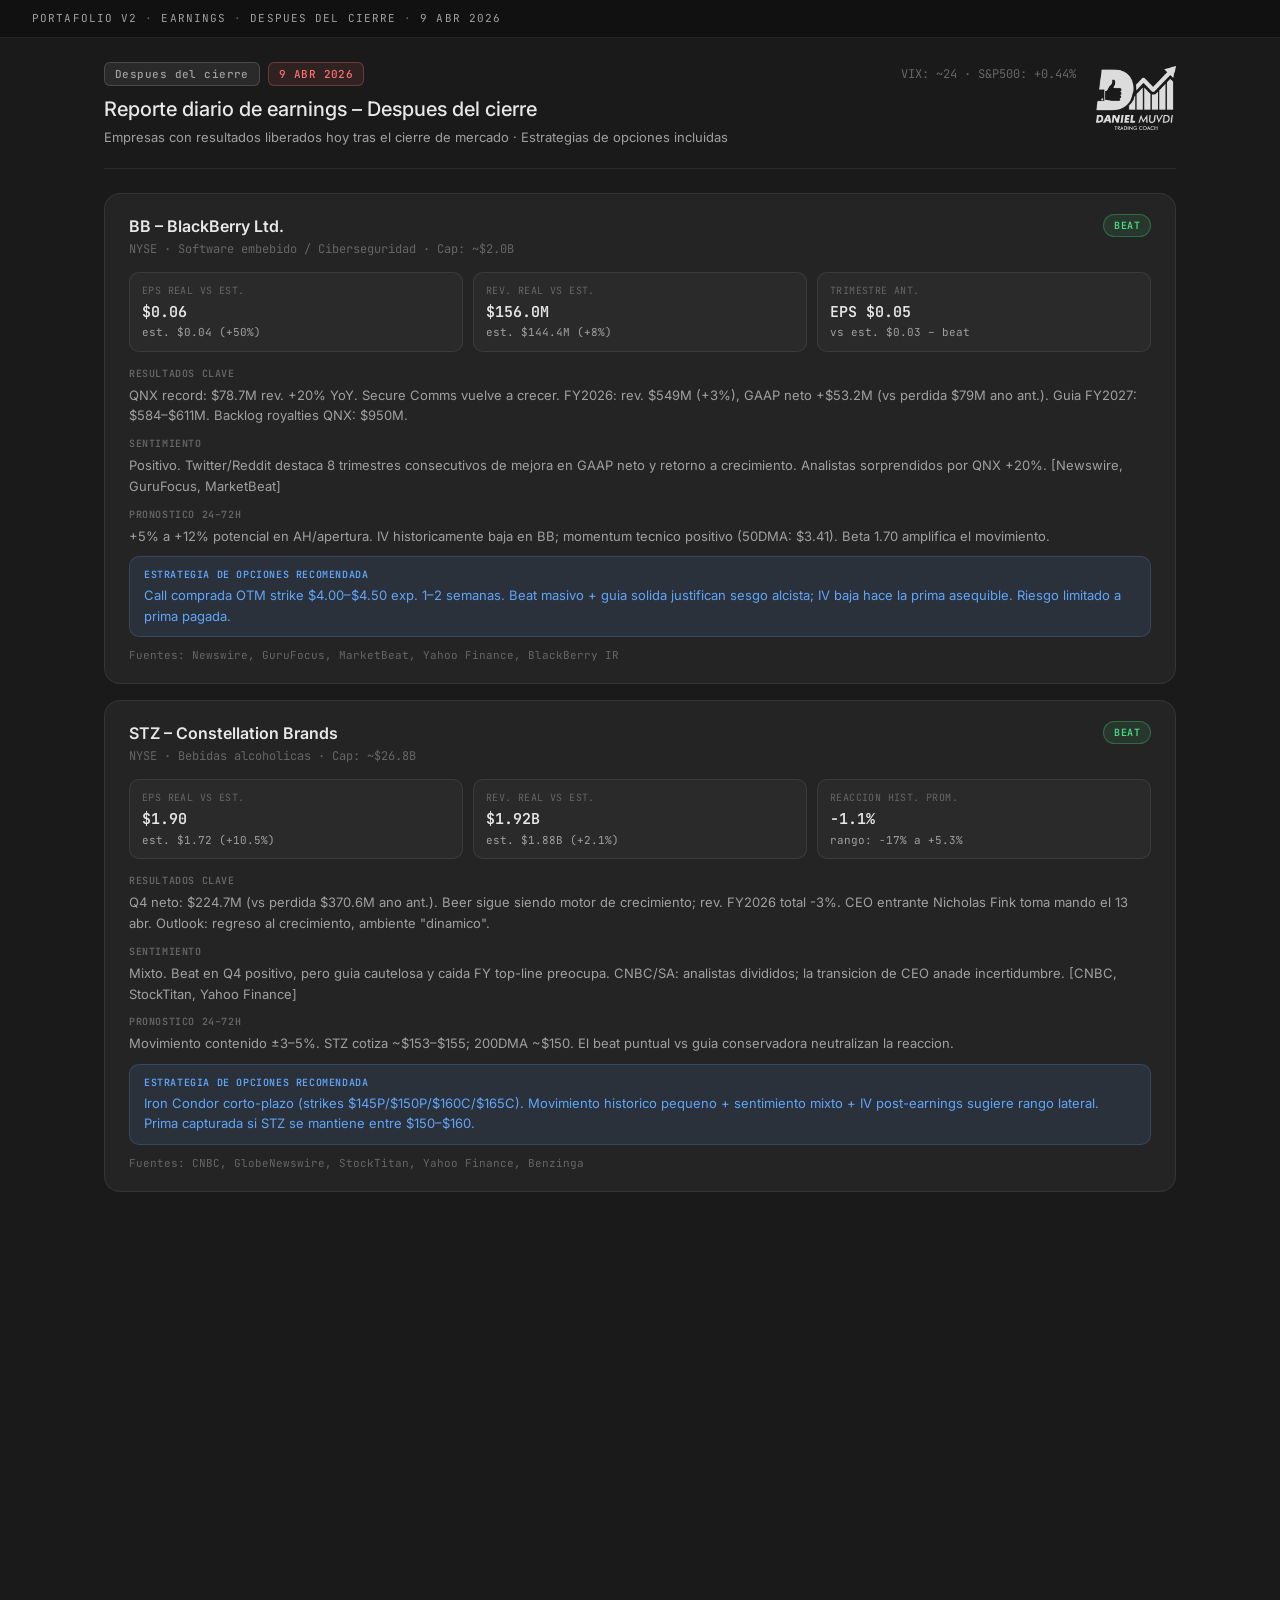
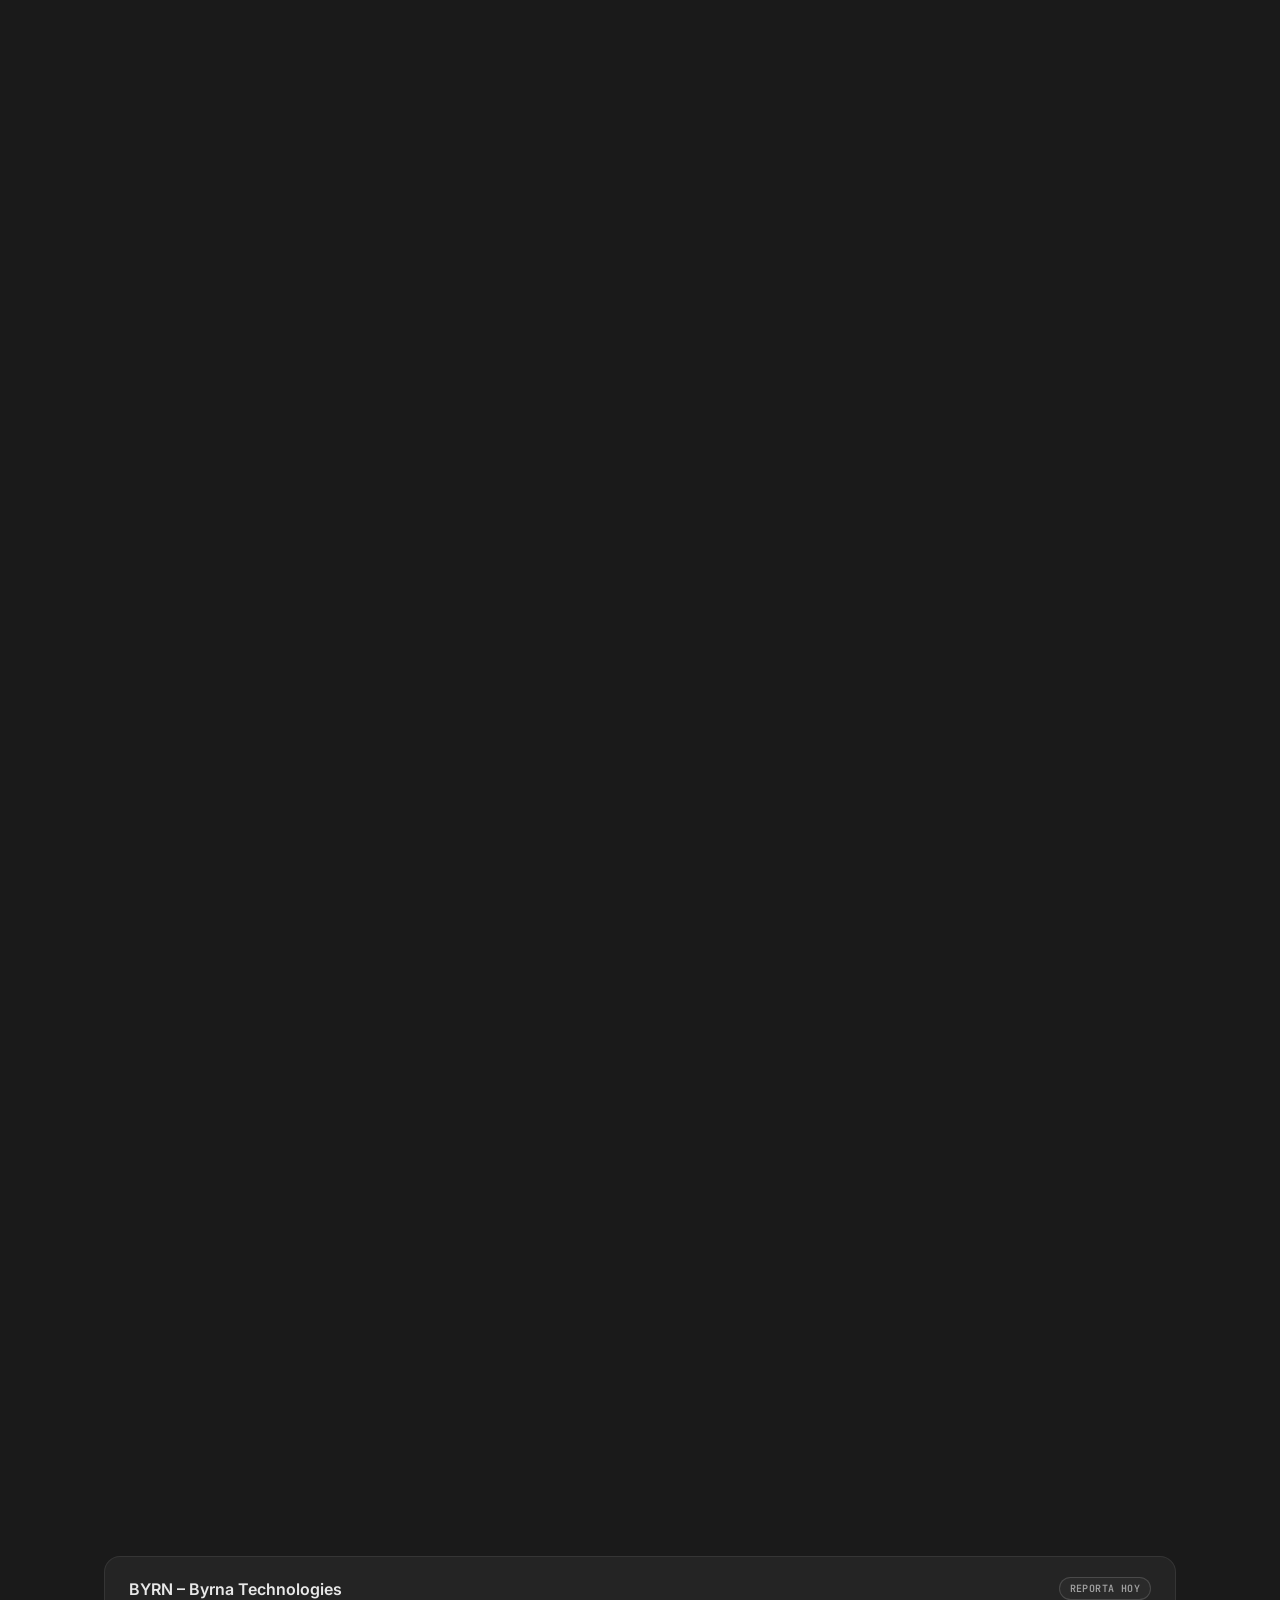
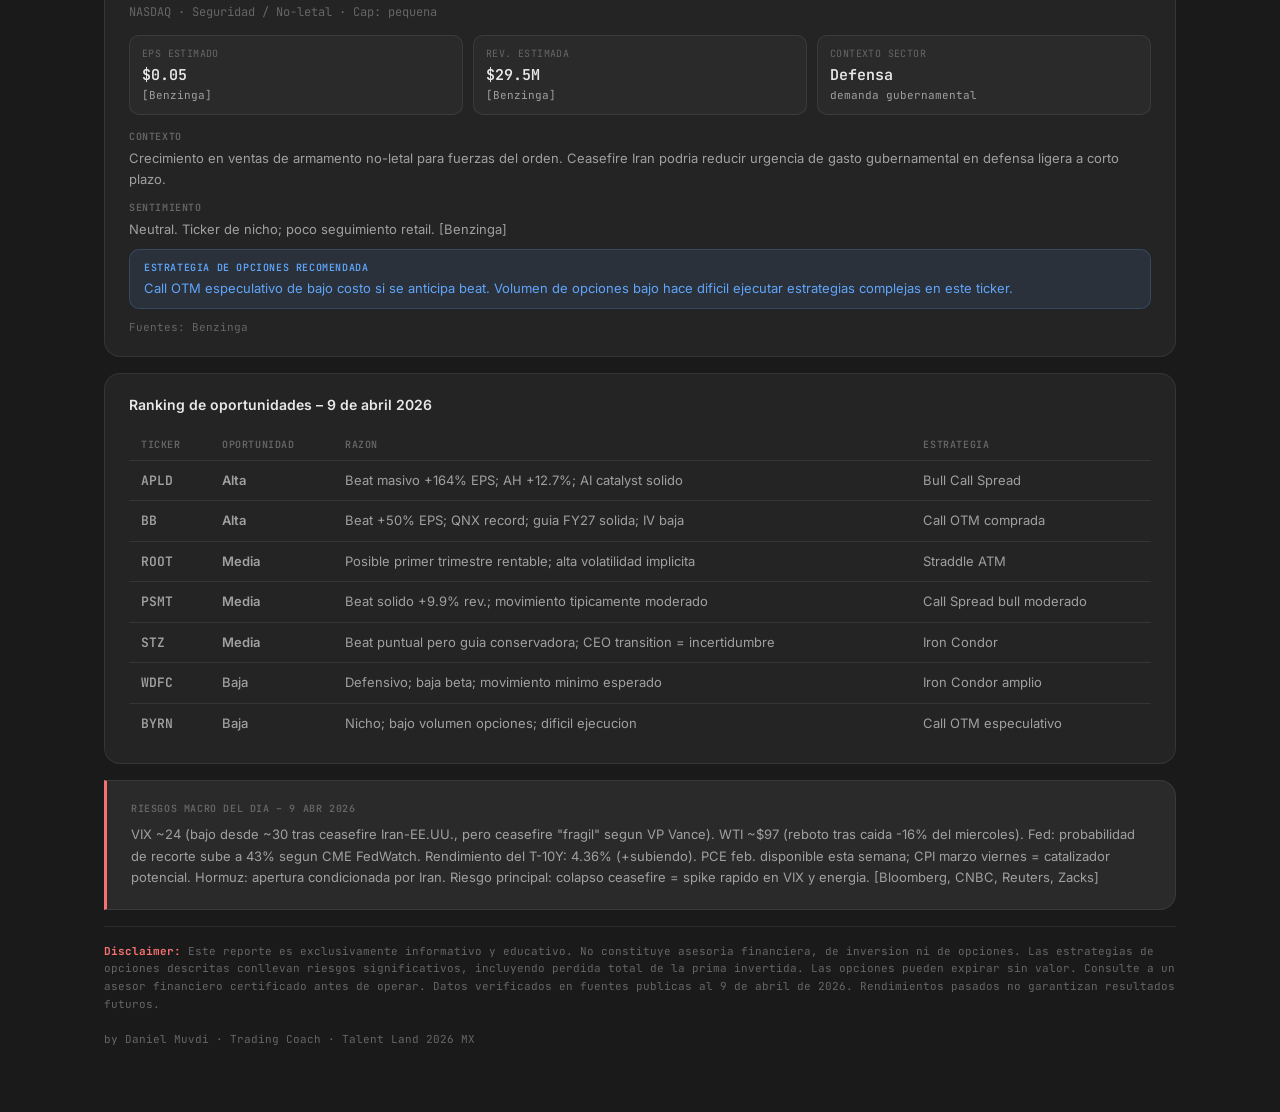
<file: pages/prompt-3-earnings.html>
<!DOCTYPE html>
<html lang="es">
<head>
<meta charset="UTF-8">
<meta name="viewport" content="width=device-width, initial-scale=1.0">
<title>Prompt 3 — Earnings · Daniel Muvdi Trading Coach</title>
<!-- Google Analytics -->
<script async src="https://www.googletagmanager.com/gtag/js?id=G-01W8ZVH3S3"></script>
<script>window.dataLayer=window.dataLayer||[];function gtag(){dataLayer.push(arguments);}gtag('js',new Date());gtag('config','G-01W8ZVH3S3');</script>
<link href="https://fonts.googleapis.com/css2?family=Inter:wght@400;500;600;700&family=JetBrains+Mono:wght@400;500&display=swap" rel="stylesheet">
<style>
  :root {
    --bg: #1a1a1a;
    --surface: #242424;
    --surface2: #2a2a2a;
    --surface3: #333;
    --border: rgba(255,255,255,0.08);
    --border2: rgba(255,255,255,0.15);
    --text: #e8e8e8;
    --text2: #a0a0a0;
    --text3: #666;
    --green: #4ade80;
    --green-dim: rgba(74,222,128,0.1);
    --red: #f87171;
    --red-dim: rgba(248,113,113,0.1);
    --blue: #60a5fa;
    --blue-dim: rgba(96,165,250,0.1);
    --amber: #fbbf24;
    --amber-dim: rgba(251,191,36,0.1);
    --cyan: #22d3ee;
    --radius: 10px;
    --radius-lg: 16px;
  }

  * { box-sizing: border-box; margin: 0; padding: 0; }

  body {
    background: var(--bg);
    color: var(--text);
    font-family: 'Inter', sans-serif;
    font-size: 14px;
    line-height: 1.5;
    min-height: 100vh;
    padding: 0;
  }

  .top-bar {
    background: #111;
    padding: 10px 32px;
    font-family: 'JetBrains Mono', monospace;
    font-size: 11px;
    letter-spacing: .1em;
    text-transform: uppercase;
    color: var(--text2);
    border-bottom: 1px solid var(--border);
    display: flex;
    align-items: center;
    gap: 8px;
  }
  .top-bar span { color: var(--text3); }

  .container { max-width: 1120px; margin: 0 auto; padding: 0 24px 64px; position: relative; }

  /* Logo corner */
  .logo-corner {
    position: absolute;
    top: 24px;
    right: 24px;
    z-index: 10;
    background: var(--bg);
    padding: 4px 0 4px 12px;
    border-radius: 8px;
  }

  /* Header */
  .hdr {
    padding: 24px 0 20px;
    border-bottom: 1px solid var(--border);
    margin-bottom: 24px;
  }
  .hdr-top {
    display: flex;
    align-items: center;
    justify-content: space-between;
    flex-wrap: wrap;
    gap: 8px;
    margin-bottom: 8px;
  }
  .badge {
    font-size: 11px; font-weight: 500; padding: 3px 10px;
    border-radius: 6px; font-family: 'JetBrains Mono', monospace;
    letter-spacing: .04em;
  }
  .badge-live { background: var(--red-dim); color: var(--red); border: 1px solid rgba(248,113,113,0.3); }
  .badge-ac { background: var(--surface2); color: var(--text2); border: 1px solid var(--border2); }
  .hdr h1 { font-size: 20px; font-weight: 500; color: var(--text); margin-top: 4px; }
  .hdr p { font-size: 13px; color: var(--text2); margin-top: 4px; }
  .hdr-vix { font-size: 12px; color: var(--text3); font-family: 'JetBrains Mono', monospace; }

  /* Cards */
  .card {
    background: var(--surface);
    border: 1px solid var(--border);
    border-radius: var(--radius-lg);
    padding: 20px 24px;
    margin-bottom: 16px;
  }
  .card-hdr {
    display: flex;
    align-items: flex-start;
    justify-content: space-between;
    gap: 12px;
    margin-bottom: 14px;
  }
  .ticker-box {
    font-size: 16px; font-weight: 600; color: var(--text);
  }
  .company {
    font-size: 12px; color: var(--text3); margin-top: 2px;
    font-family: 'JetBrains Mono', monospace;
  }
  .pill {
    font-size: 10px; font-weight: 600; padding: 3px 10px;
    border-radius: 999px; font-family: 'JetBrains Mono', monospace;
    letter-spacing: .04em; text-transform: uppercase; white-space: nowrap;
  }
  .pill-beat { background: var(--green-dim); color: var(--green); border: 1px solid rgba(74,222,128,0.3); }
  .pill-miss { background: var(--red-dim); color: var(--red); border: 1px solid rgba(248,113,113,0.3); }
  .pill-mixed { background: var(--amber-dim); color: var(--amber); border: 1px solid rgba(251,191,36,0.3); }
  .pill-pending { background: var(--surface2); color: var(--text2); border: 1px solid var(--border2); }

  /* Metrics row */
  .metrics {
    display: grid; grid-template-columns: repeat(3, 1fr);
    gap: 10px; margin-bottom: 14px;
  }
  .metric {
    background: var(--surface2);
    border-radius: var(--radius);
    padding: 10px 12px;
    border: 1px solid var(--border);
  }
  .metric-label {
    font-size: 10px; color: var(--text3);
    text-transform: uppercase; letter-spacing: .04em;
    font-family: 'JetBrains Mono', monospace;
    margin-bottom: 3px;
  }
  .metric-val {
    font-size: 15px; font-weight: 600; color: var(--text);
    font-family: 'JetBrains Mono', monospace;
  }
  .metric-sub {
    font-size: 11px; color: var(--text2);
    font-family: 'JetBrains Mono', monospace;
    margin-top: 1px;
  }

  /* Sections inside cards */
  .section { margin-bottom: 10px; }
  .section-lbl {
    font-size: 10px; font-weight: 600; color: var(--text3);
    text-transform: uppercase; letter-spacing: .06em;
    font-family: 'JetBrains Mono', monospace;
    margin-bottom: 4px;
  }
  .section-txt {
    font-size: 13px; color: var(--text2); line-height: 1.6;
  }

  /* Strategy box */
  .strat-box {
    background: var(--blue-dim);
    border: 1px solid rgba(96,165,250,0.2);
    border-radius: var(--radius);
    padding: 10px 14px;
    margin-top: 10px;
  }
  .strat-lbl {
    font-size: 10px; font-weight: 600; color: var(--blue);
    text-transform: uppercase; letter-spacing: .06em;
    font-family: 'JetBrains Mono', monospace;
    margin-bottom: 3px;
  }
  .strat-txt {
    font-size: 13px; color: var(--blue); line-height: 1.55;
  }

  /* Sources */
  .sources {
    font-size: 11px; color: var(--text3); margin-top: 10px;
    font-family: 'JetBrains Mono', monospace;
  }

  /* Divider */
  .divider {
    height: 1px; background: var(--border);
    margin: 0 0 16px;
  }

  /* Ranking Table */
  .rank-card {
    background: var(--surface);
    border: 1px solid var(--border);
    border-radius: var(--radius-lg);
    padding: 20px 24px;
    margin-bottom: 16px;
  }
  .rank-title {
    font-size: 14px; font-weight: 600; color: var(--text);
    margin-bottom: 14px;
  }
  .rank-table { width: 100%; border-collapse: collapse; font-size: 13px; }
  .rank-table thead th {
    font-size: 10px; font-weight: 600; color: var(--text3);
    letter-spacing: .06em; text-transform: uppercase;
    font-family: 'JetBrains Mono', monospace;
    padding: 8px 12px; text-align: left;
    border-bottom: 1px solid var(--border);
  }
  .rank-table tbody td {
    padding: 10px 12px; color: var(--text2);
    border-bottom: 1px solid var(--border);
    vertical-align: top;
  }
  .rank-table tbody tr:last-child td { border-bottom: none; }
  .rank-table tbody tr:hover td { background: var(--surface2); }
  .rank-ticker { font-family: 'JetBrains Mono', monospace; font-weight: 600; color: var(--text); }
  .opp-alta { color: var(--green); font-weight: 600; }
  .opp-med { color: var(--amber); font-weight: 600; }
  .opp-baja { color: var(--text3); font-weight: 500; }

  /* Macro box */
  .macro-box {
    background: var(--surface2);
    border: 1px solid var(--border);
    border-left: 3px solid var(--red);
    border-radius: 0 var(--radius-lg) var(--radius-lg) 0;
    padding: 20px 24px;
    margin-bottom: 16px;
  }
  .macro-lbl {
    font-size: 10px; font-weight: 600; color: var(--text3);
    text-transform: uppercase; letter-spacing: .06em;
    font-family: 'JetBrains Mono', monospace;
    margin-bottom: 8px;
  }
  .macro-txt {
    font-size: 13px; color: var(--text2); line-height: 1.65;
  }

  /* Disclaimer */
  .disc {
    font-size: 11px; color: var(--text3); line-height: 1.6;
    border-top: 1px solid var(--border);
    padding-top: 16px; margin-top: 8px;
    font-family: 'JetBrains Mono', monospace;
  }
  .disc strong { color: var(--red); }

  /* Animations */
  @keyframes fadeUp { from { opacity:0; transform:translateY(16px); } to { opacity:1; transform:translateY(0); } }
  .animate { animation: fadeUp .5s ease both; }
  .d1{animation-delay:.05s}.d2{animation-delay:.1s}.d3{animation-delay:.15s}
  .d4{animation-delay:.2s}.d5{animation-delay:.25s}.d6{animation-delay:.3s}
  .d7{animation-delay:.35s}.d8{animation-delay:.4s}.d9{animation-delay:.45s}
  .d10{animation-delay:.5s}.d11{animation-delay:.55s}.d12{animation-delay:.6s}

  @media (max-width: 780px) {
    .metrics { grid-template-columns: 1fr; }
    .top-bar { font-size: 9px; padding: 8px 16px; }
    .container { padding: 0 16px 48px; }
    .card { padding: 16px; }
  }
</style>
</head>
<body>

<!-- TOP BAR -->
<div class="top-bar animate d1">
  PORTAFOLIO V2 <span>·</span> EARNINGS <span>·</span> DESPUES DEL CIERRE <span>·</span> 9 ABR 2026
</div>

<div class="container">

  <!-- LOGO -->
  <div class="logo-corner">
    <img src="../public/logo-white.png" alt="Daniel Muvdi Trading Coach" style="width:80px;height:auto;display:block;opacity:0.85;" />
  </div>

  <!-- HEADER -->
  <div class="hdr animate d2">
    <div class="hdr-top">
      <div style="display:flex;align-items:center;gap:8px">
        <span class="badge badge-ac">Despues del cierre</span>
        <span class="badge badge-live">9 ABR 2026</span>
      </div>
      <span class="hdr-vix" style="margin-right:100px">VIX: ~24 · S&P500: +0.44%</span>
    </div>
    <h1>Reporte diario de earnings – Despues del cierre</h1>
    <p>Empresas con resultados liberados hoy tras el cierre de mercado · Estrategias de opciones incluidas</p>
  </div>

  <!-- BB -->
  <div class="card animate d3">
    <div class="card-hdr">
      <div>
        <div class="ticker-box">BB – BlackBerry Ltd.</div>
        <div class="company">NYSE · Software embebido / Ciberseguridad · Cap: ~$2.0B</div>
      </div>
      <span class="pill pill-beat">BEAT</span>
    </div>
    <div class="metrics">
      <div class="metric">
        <div class="metric-label">EPS real vs est.</div>
        <div class="metric-val">$0.06</div>
        <div class="metric-sub">est. $0.04 (+50%)</div>
      </div>
      <div class="metric">
        <div class="metric-label">Rev. real vs est.</div>
        <div class="metric-val">$156.0M</div>
        <div class="metric-sub">est. $144.4M (+8%)</div>
      </div>
      <div class="metric">
        <div class="metric-label">Trimestre ant.</div>
        <div class="metric-val">EPS $0.05</div>
        <div class="metric-sub">vs est. $0.03 – beat</div>
      </div>
    </div>
    <div class="section">
      <div class="section-lbl">Resultados clave</div>
      <div class="section-txt">QNX record: $78.7M rev. +20% YoY. Secure Comms vuelve a crecer. FY2026: rev. $549M (+3%), GAAP neto +$53.2M (vs perdida $79M ano ant.). Guia FY2027: $584–$611M. Backlog royalties QNX: $950M.</div>
    </div>
    <div class="section">
      <div class="section-lbl">Sentimiento</div>
      <div class="section-txt">Positivo. Twitter/Reddit destaca 8 trimestres consecutivos de mejora en GAAP neto y retorno a crecimiento. Analistas sorprendidos por QNX +20%. [Newswire, GuruFocus, MarketBeat]</div>
    </div>
    <div class="section">
      <div class="section-lbl">Pronostico 24–72h</div>
      <div class="section-txt">+5% a +12% potencial en AH/apertura. IV historicamente baja en BB; momentum tecnico positivo (50DMA: $3.41). Beta 1.70 amplifica el movimiento.</div>
    </div>
    <div class="strat-box">
      <div class="strat-lbl">Estrategia de opciones recomendada</div>
      <div class="strat-txt">Call comprada OTM strike $4.00–$4.50 exp. 1–2 semanas. Beat masivo + guia solida justifican sesgo alcista; IV baja hace la prima asequible. Riesgo limitado a prima pagada.</div>
    </div>
    <div class="sources">Fuentes: Newswire, GuruFocus, MarketBeat, Yahoo Finance, BlackBerry IR</div>
  </div>

  <!-- STZ -->
  <div class="card animate d4">
    <div class="card-hdr">
      <div>
        <div class="ticker-box">STZ – Constellation Brands</div>
        <div class="company">NYSE · Bebidas alcoholicas · Cap: ~$26.8B</div>
      </div>
      <span class="pill pill-beat">BEAT</span>
    </div>
    <div class="metrics">
      <div class="metric">
        <div class="metric-label">EPS real vs est.</div>
        <div class="metric-val">$1.90</div>
        <div class="metric-sub">est. $1.72 (+10.5%)</div>
      </div>
      <div class="metric">
        <div class="metric-label">Rev. real vs est.</div>
        <div class="metric-val">$1.92B</div>
        <div class="metric-sub">est. $1.88B (+2.1%)</div>
      </div>
      <div class="metric">
        <div class="metric-label">Reaccion hist. prom.</div>
        <div class="metric-val">-1.1%</div>
        <div class="metric-sub">rango: -17% a +5.3%</div>
      </div>
    </div>
    <div class="section">
      <div class="section-lbl">Resultados clave</div>
      <div class="section-txt">Q4 neto: $224.7M (vs perdida $370.6M ano ant.). Beer sigue siendo motor de crecimiento; rev. FY2026 total -3%. CEO entrante Nicholas Fink toma mando el 13 abr. Outlook: regreso al crecimiento, ambiente "dinamico".</div>
    </div>
    <div class="section">
      <div class="section-lbl">Sentimiento</div>
      <div class="section-txt">Mixto. Beat en Q4 positivo, pero guia cautelosa y caida FY top-line preocupa. CNBC/SA: analistas divididos; la transicion de CEO anade incertidumbre. [CNBC, StockTitan, Yahoo Finance]</div>
    </div>
    <div class="section">
      <div class="section-lbl">Pronostico 24–72h</div>
      <div class="section-txt">Movimiento contenido ±3–5%. STZ cotiza ~$153–$155; 200DMA ~$150. El beat puntual vs guia conservadora neutralizan la reaccion.</div>
    </div>
    <div class="strat-box">
      <div class="strat-lbl">Estrategia de opciones recomendada</div>
      <div class="strat-txt">Iron Condor corto-plazo (strikes $145P/$150P/$160C/$165C). Movimiento historico pequeno + sentimiento mixto + IV post-earnings sugiere rango lateral. Prima capturada si STZ se mantiene entre $150–$160.</div>
    </div>
    <div class="sources">Fuentes: CNBC, GlobeNewswire, StockTitan, Yahoo Finance, Benzinga</div>
  </div>

  <!-- APLD -->
  <div class="card animate d5">
    <div class="card-hdr">
      <div>
        <div class="ticker-box">APLD – Applied Digital Corp.</div>
        <div class="company">NASDAQ · Infraestructura AI / HPC Data Centers · Beta: 7.27</div>
      </div>
      <span class="pill pill-beat">BEAT MASIVO</span>
    </div>
    <div class="metrics">
      <div class="metric">
        <div class="metric-label">EPS ajustado vs est.</div>
        <div class="metric-val">$0.09</div>
        <div class="metric-sub">est. -$0.14 (+164%)</div>
      </div>
      <div class="metric">
        <div class="metric-label">Rev. HPC vs est.</div>
        <div class="metric-val">$71.0M</div>
        <div class="metric-sub">+67.7% sobre estimado</div>
      </div>
      <div class="metric">
        <div class="metric-label">Reaccion AH</div>
        <div class="metric-val">+12.68%</div>
        <div class="metric-sub">+10.37% en regular</div>
      </div>
    </div>
    <div class="section">
      <div class="section-lbl">Resultados clave</div>
      <div class="section-txt">EBITDA ajustado: $44.1M. 100 MW data center liquid-cooled online. Polaris Forge 1 y 2 en tiempo. CoreWeave SPV restructurado con rating A3. Delta Forge 1: 430 MW en construccion. GAAP net loss: $100.9M (non-cash write-down $59.7M).</div>
    </div>
    <div class="section">
      <div class="section-lbl">Sentimiento</div>
      <div class="section-txt">Muy positivo en AH; Reddit/Twitter celebra beat masivo y ejecucion operativa. Riesgo dilucion (ATM $60M) mencionado. +447% retorno 12 meses. [Investing.com, Yahoo Finance, Motley Fool]</div>
    </div>
    <div class="section">
      <div class="section-lbl">Pronostico 24–72h</div>
      <div class="section-txt">+10% a +25% en apertura. Alta volatilidad (beta 7.27). Posible consolidacion tras spike; cadena de suministro AI sigue siendo riesgo de mediano plazo.</div>
    </div>
    <div class="strat-box">
      <div class="strat-lbl">Estrategia de opciones recomendada</div>
      <div class="strat-txt">Bull Call Spread (compra call ATM + venta call OTM +15%). IV post-earnings inflada hace costosas las calls puras; el spread reduce prima neta y limita riesgo al tiempo que captura el movimiento alcista ya iniciado en AH.</div>
    </div>
    <div class="sources">Fuentes: Investing.com, Motley Fool, Applied Digital IR, Yahoo Finance</div>
  </div>

  <!-- PSMT -->
  <div class="card animate d6">
    <div class="card-hdr">
      <div>
        <div class="ticker-box">PSMT – PriceSmart Inc.</div>
        <div class="company">NASDAQ · Retail / Warehouse Clubs LATAM · Cap: mediana</div>
      </div>
      <span class="pill pill-beat">BEAT</span>
    </div>
    <div class="metrics">
      <div class="metric">
        <div class="metric-label">EPS real</div>
        <div class="metric-val">$1.62</div>
        <div class="metric-sub">diluted por accion</div>
      </div>
      <div class="metric">
        <div class="metric-label">Rev. total</div>
        <div class="metric-val">$1.50B</div>
        <div class="metric-sub">+9.7% YoY</div>
      </div>
      <div class="metric">
        <div class="metric-label">Net merch. sales</div>
        <div class="metric-val">$1.47B</div>
        <div class="metric-sub">+9.9% YoY; comps +7.6%</div>
      </div>
    </div>
    <div class="section">
      <div class="section-lbl">Resultados clave</div>
      <div class="section-txt">Ventas constantes en moneda local +7.8%. FX positivo (+$27.7M). Planea 4 nuevos clubes en 2026 (de 56 a 60). Expansion Guatemala (club 8) anunciada. Momentum solido en LATAM.</div>
    </div>
    <div class="section">
      <div class="section-lbl">Sentimiento</div>
      <div class="section-txt">Positivo. Crecimiento consistente y expansion geografica bien recibidos. Riesgo: exposicion a FX y ambiente macro LATAM. [PRNewswire, Yahoo Finance]</div>
    </div>
    <div class="section">
      <div class="section-lbl">Pronostico 24–72h</div>
      <div class="section-txt">+3% a +6% moderado. PSMT tiende a movimientos contenidos post-earnings. Stock defensivo con buenas comps.</div>
    </div>
    <div class="strat-box">
      <div class="strat-lbl">Estrategia de opciones recomendada</div>
      <div class="strat-txt">Call spread bull OTM moderado (ej. +$5% / +$10% sobre precio actual). Beat solido pero accion tipicamente no ofrece grandes saltos; el spread captura upside limitado con costo reducido vs call simple.</div>
    </div>
    <div class="sources">Fuentes: PRNewswire, Yahoo Finance, Benzinga, StockTitan</div>
  </div>

  <!-- ROOT -->
  <div class="card animate d7">
    <div class="card-hdr">
      <div>
        <div class="ticker-box">ROOT – Root Insurance</div>
        <div class="company">NASDAQ · InsurTech · Cap: pequena</div>
      </div>
      <span class="pill pill-pending">REPORTA HOY</span>
    </div>
    <div class="metrics">
      <div class="metric">
        <div class="metric-label">EPS estimado</div>
        <div class="metric-val">$0.03</div>
        <div class="metric-sub">[Benzinga]</div>
      </div>
      <div class="metric">
        <div class="metric-label">Rev. estimada</div>
        <div class="metric-val">$68.7M</div>
        <div class="metric-sub">[Benzinga]</div>
      </div>
      <div class="metric">
        <div class="metric-label">Trimestre ant.</div>
        <div class="metric-val">Perdida</div>
        <div class="metric-sub">mejora progresiva</div>
      </div>
    </div>
    <div class="section">
      <div class="section-lbl">Contexto</div>
      <div class="section-txt">InsurTech en transicion hacia rentabilidad. Pendiente de resultados; alta sensibilidad si beat en EPS (primera rentabilidad trimestral). Volumen de opciones historicamente bajo.</div>
    </div>
    <div class="section">
      <div class="section-lbl">Sentimiento</div>
      <div class="section-txt">Mixto-neutral. Traders especulativos siguen el turnaround. Reddit/WSB mencionan ROOT ocasionalmente como momentum play. [Benzinga]</div>
    </div>
    <div class="section">
      <div class="section-lbl">Pronostico 24–72h</div>
      <div class="section-txt">±8–15% dependiendo de resultado. Pequena cap con alta volatilidad implicita.</div>
    </div>
    <div class="strat-box">
      <div class="strat-lbl">Estrategia de opciones recomendada</div>
      <div class="strat-txt">Straddle ATM corto vencimiento. Alta IV + incertidumbre resultado + cap pequena → movimiento grande en cualquier direccion. El straddle captura el movimiento sin sesgo direccional.</div>
    </div>
    <div class="sources">Fuentes: Benzinga</div>
  </div>

  <!-- WDFC -->
  <div class="card animate d8">
    <div class="card-hdr">
      <div>
        <div class="ticker-box">WDFC – WD-40 Company</div>
        <div class="company">NASDAQ · Productos industriales/consumidor</div>
      </div>
      <span class="pill pill-pending">REPORTA HOY</span>
    </div>
    <div class="metrics">
      <div class="metric">
        <div class="metric-label">EPS estimado</div>
        <div class="metric-val">$1.40</div>
        <div class="metric-sub">[Benzinga]</div>
      </div>
      <div class="metric">
        <div class="metric-label">Rev. estimada</div>
        <div class="metric-val">$154.3M</div>
        <div class="metric-sub">[Benzinga]</div>
      </div>
      <div class="metric">
        <div class="metric-label">Historial beat</div>
        <div class="metric-val">Frecuente</div>
        <div class="metric-sub">marca consistente</div>
      </div>
    </div>
    <div class="section">
      <div class="section-lbl">Contexto</div>
      <div class="section-txt">Marca global defensiva. Exposicion a FX y costos de materias primas. El ceasefire con Iran podria bajar costos de insumos industriales, beneficio moderado.</div>
    </div>
    <div class="section">
      <div class="section-lbl">Sentimiento</div>
      <div class="section-txt">Positivo-estable. No es ticker especulativo; analistas ven crecimiento internacional como catalizador. [Benzinga, Yahoo Finance]</div>
    </div>
    <div class="section">
      <div class="section-lbl">Pronostico 24–72h</div>
      <div class="section-txt">Movimiento contenido ±2–4%. Stock defensivo de baja beta.</div>
    </div>
    <div class="strat-box">
      <div class="strat-lbl">Estrategia de opciones recomendada</div>
      <div class="strat-txt">Iron Condor amplio. Baja IV y baja beta hacen poco atractivas las estrategias direccionales; capturar prima con rango lateral es lo optimo para este perfil defensivo.</div>
    </div>
    <div class="sources">Fuentes: Benzinga</div>
  </div>

  <!-- BYRN -->
  <div class="card animate d9">
    <div class="card-hdr">
      <div>
        <div class="ticker-box">BYRN – Byrna Technologies</div>
        <div class="company">NASDAQ · Seguridad / No-letal · Cap: pequena</div>
      </div>
      <span class="pill pill-pending">REPORTA HOY</span>
    </div>
    <div class="metrics">
      <div class="metric">
        <div class="metric-label">EPS estimado</div>
        <div class="metric-val">$0.05</div>
        <div class="metric-sub">[Benzinga]</div>
      </div>
      <div class="metric">
        <div class="metric-label">Rev. estimada</div>
        <div class="metric-val">$29.5M</div>
        <div class="metric-sub">[Benzinga]</div>
      </div>
      <div class="metric">
        <div class="metric-label">Contexto sector</div>
        <div class="metric-val">Defensa</div>
        <div class="metric-sub">demanda gubernamental</div>
      </div>
    </div>
    <div class="section">
      <div class="section-lbl">Contexto</div>
      <div class="section-txt">Crecimiento en ventas de armamento no-letal para fuerzas del orden. Ceasefire Iran podria reducir urgencia de gasto gubernamental en defensa ligera a corto plazo.</div>
    </div>
    <div class="section">
      <div class="section-lbl">Sentimiento</div>
      <div class="section-txt">Neutral. Ticker de nicho; poco seguimiento retail. [Benzinga]</div>
    </div>
    <div class="strat-box">
      <div class="strat-lbl">Estrategia de opciones recomendada</div>
      <div class="strat-txt">Call OTM especulativo de bajo costo si se anticipa beat. Volumen de opciones bajo hace dificil ejecutar estrategias complejas en este ticker.</div>
    </div>
    <div class="sources">Fuentes: Benzinga</div>
  </div>

  <!-- RANKING TABLE -->
  <div class="rank-card animate d10">
    <div class="rank-title">Ranking de oportunidades – 9 de abril 2026</div>
    <table class="rank-table">
      <thead>
        <tr><th>Ticker</th><th>Oportunidad</th><th>Razon</th><th>Estrategia</th></tr>
      </thead>
      <tbody>
        <tr>
          <td class="rank-ticker">APLD</td>
          <td class="opp-alta">Alta</td>
          <td>Beat masivo +164% EPS; AH +12.7%; AI catalyst solido</td>
          <td>Bull Call Spread</td>
        </tr>
        <tr>
          <td class="rank-ticker">BB</td>
          <td class="opp-alta">Alta</td>
          <td>Beat +50% EPS; QNX record; guia FY27 solida; IV baja</td>
          <td>Call OTM comprada</td>
        </tr>
        <tr>
          <td class="rank-ticker">ROOT</td>
          <td class="opp-med">Media</td>
          <td>Posible primer trimestre rentable; alta volatilidad implicita</td>
          <td>Straddle ATM</td>
        </tr>
        <tr>
          <td class="rank-ticker">PSMT</td>
          <td class="opp-med">Media</td>
          <td>Beat solido +9.9% rev.; movimiento tipicamente moderado</td>
          <td>Call Spread bull moderado</td>
        </tr>
        <tr>
          <td class="rank-ticker">STZ</td>
          <td class="opp-med">Media</td>
          <td>Beat puntual pero guia conservadora; CEO transition = incertidumbre</td>
          <td>Iron Condor</td>
        </tr>
        <tr>
          <td class="rank-ticker">WDFC</td>
          <td class="opp-baja">Baja</td>
          <td>Defensivo; baja beta; movimiento minimo esperado</td>
          <td>Iron Condor amplio</td>
        </tr>
        <tr>
          <td class="rank-ticker">BYRN</td>
          <td class="opp-baja">Baja</td>
          <td>Nicho; bajo volumen opciones; dificil ejecucion</td>
          <td>Call OTM especulativo</td>
        </tr>
      </tbody>
    </table>
  </div>

  <!-- MACRO BOX -->
  <div class="macro-box animate d11">
    <div class="macro-lbl">Riesgos macro del dia – 9 abr 2026</div>
    <div class="macro-txt">VIX ~24 (bajo desde ~30 tras ceasefire Iran-EE.UU., pero ceasefire "fragil" segun VP Vance). WTI ~$97 (reboto tras caida -16% del miercoles). Fed: probabilidad de recorte sube a 43% segun CME FedWatch. Rendimiento del T-10Y: 4.36% (+subiendo). PCE feb. disponible esta semana; CPI marzo viernes = catalizador potencial. Hormuz: apertura condicionada por Iran. Riesgo principal: colapso ceasefire = spike rapido en VIX y energia. [Bloomberg, CNBC, Reuters, Zacks]</div>
  </div>

  <!-- DISCLAIMER -->
  <div class="disc animate d12">
    <strong>Disclaimer:</strong> Este reporte es exclusivamente informativo y educativo. No constituye asesoria financiera, de inversion ni de opciones. Las estrategias de opciones descritas conllevan riesgos significativos, incluyendo perdida total de la prima invertida. Las opciones pueden expirar sin valor. Consulte a un asesor financiero certificado antes de operar. Datos verificados en fuentes publicas al 9 de abril de 2026. Rendimientos pasados no garantizan resultados futuros.
    <br><br>
    by Daniel Muvdi · Trading Coach · Talent Land 2026 MX
  </div>

</div>
</body>
</html>
</file>
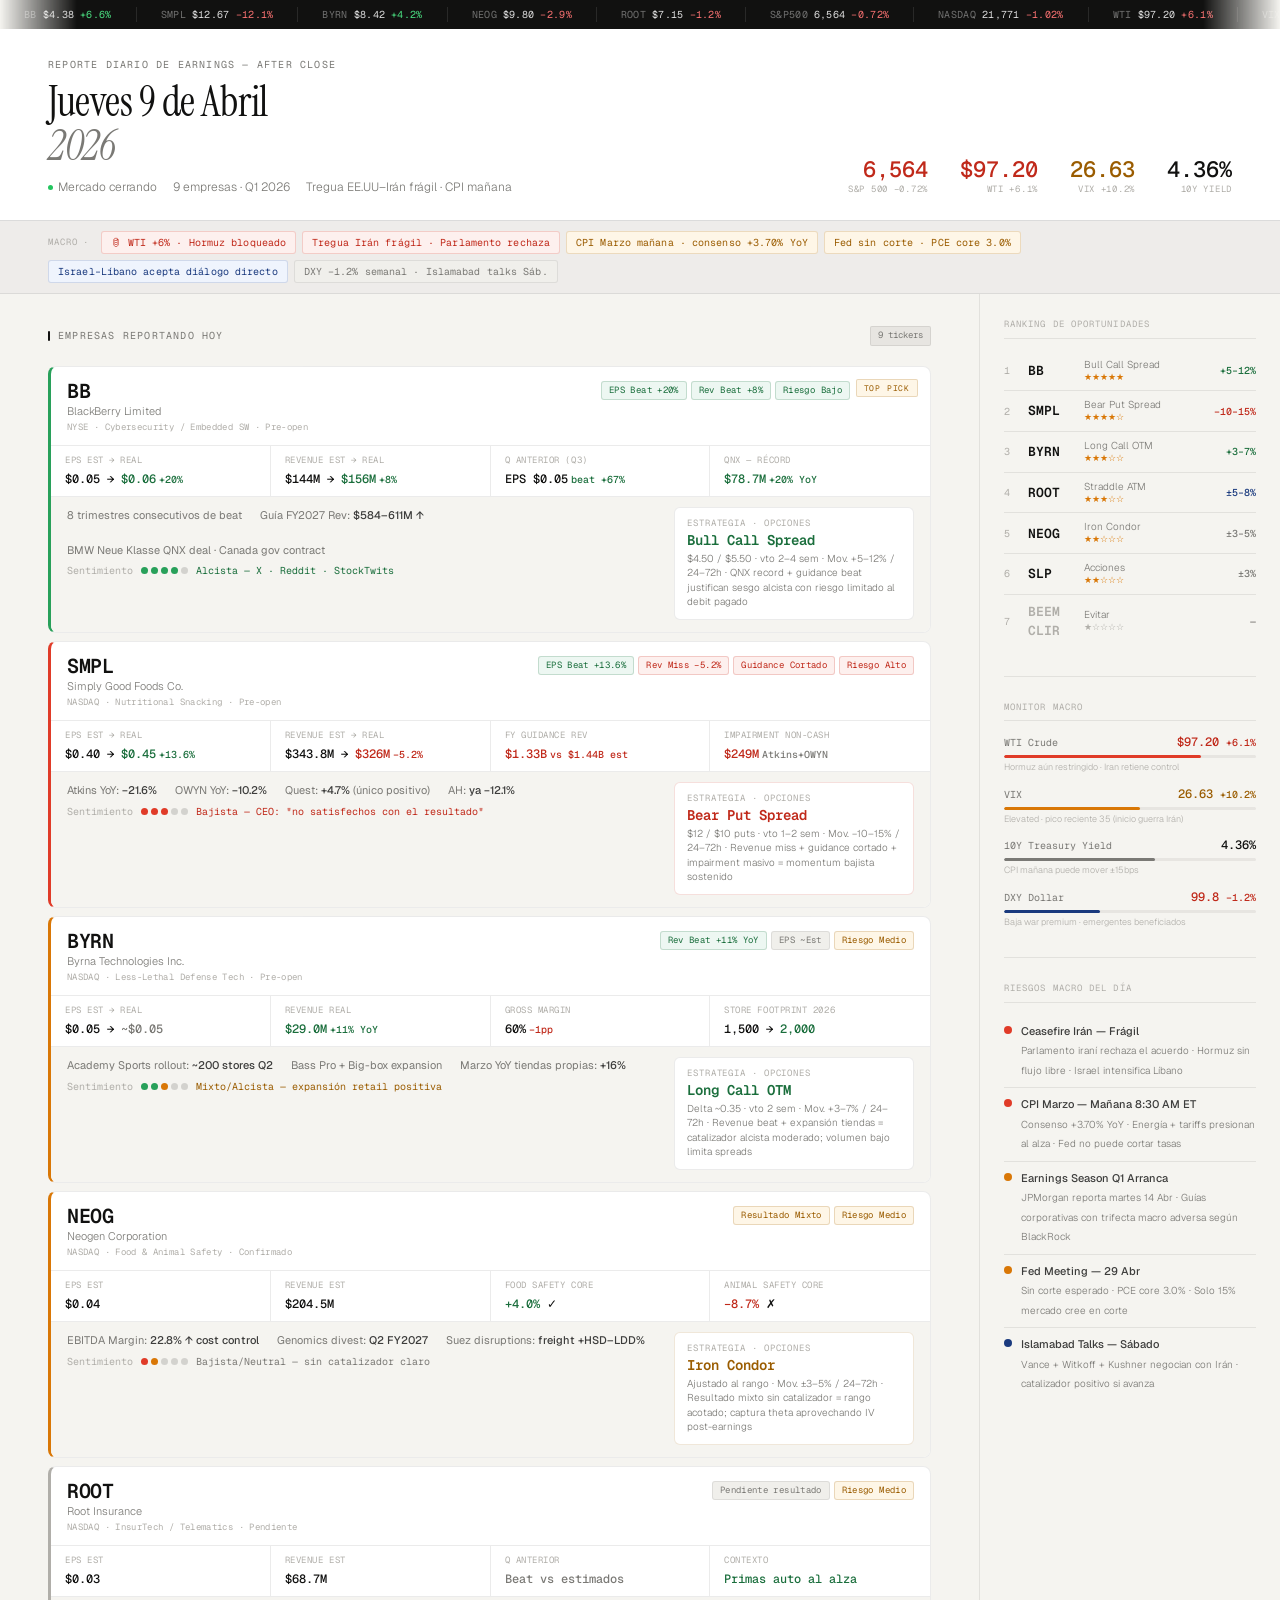
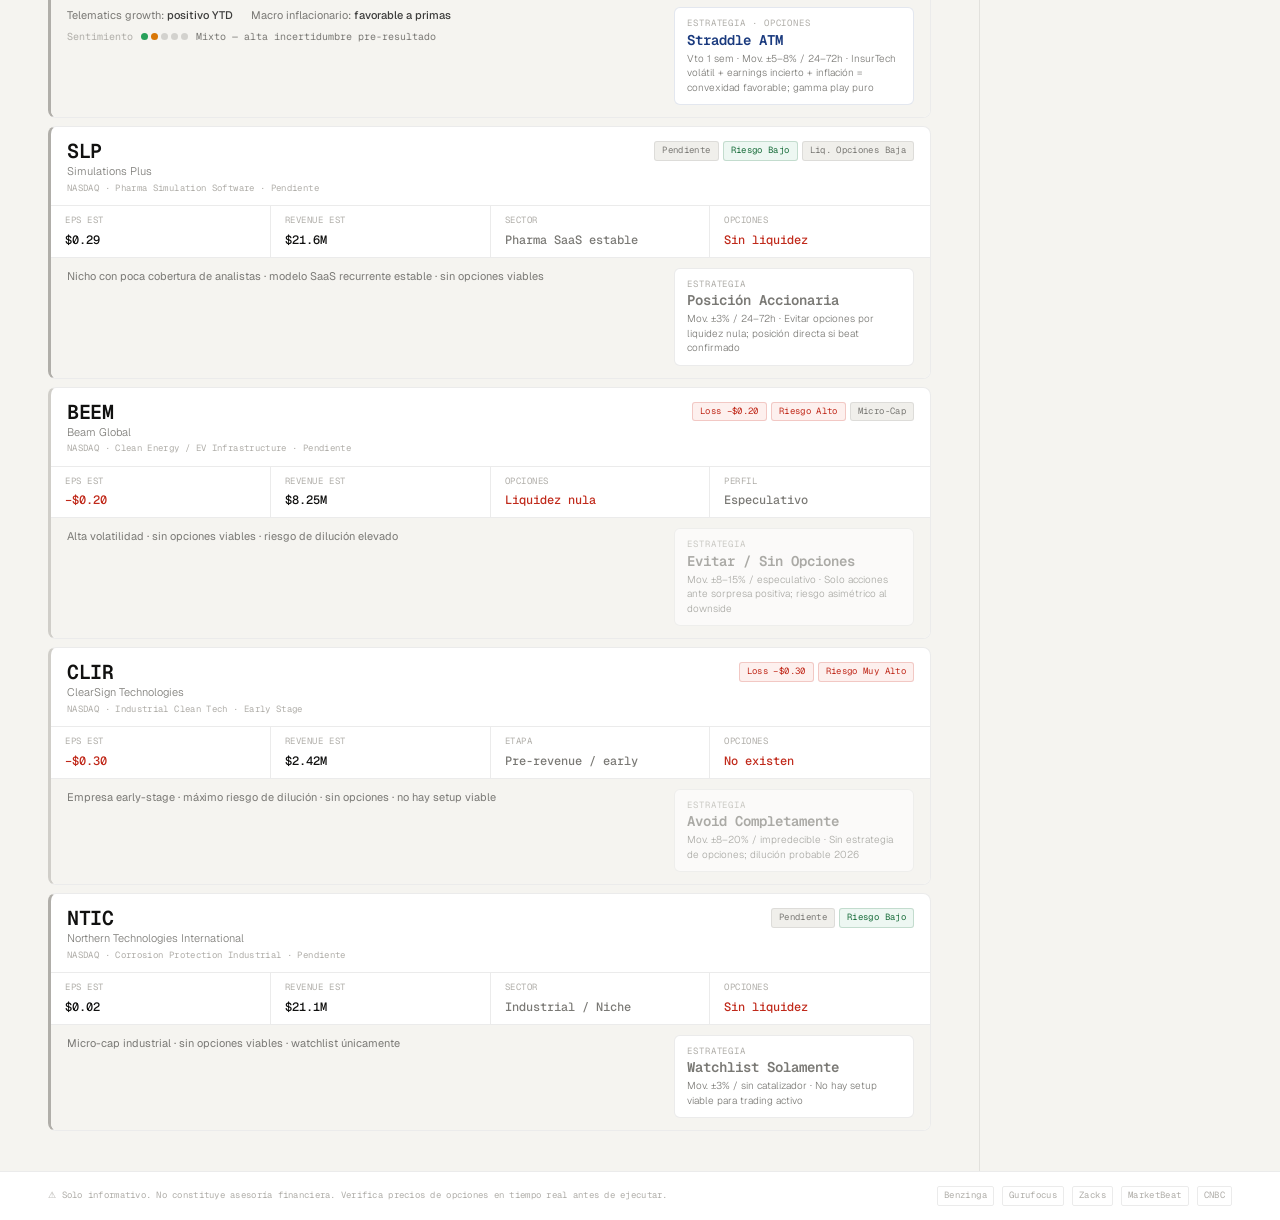
<file: pages/prompt-3.html>
<!DOCTYPE html>
<html lang="es">
<head>
<meta charset="UTF-8">
<meta name="viewport" content="width=device-width, initial-scale=1.0">
<title>Earnings Report · After Close · 9 Apr 2026</title>
<link rel="preconnect" href="https://fonts.googleapis.com">
<link href="https://fonts.googleapis.com/css2?family=Instrument+Serif:ital@0;1&family=Geist+Mono:wght@300;400;500&family=Geist:wght@300;400;500;600&display=swap" rel="stylesheet">
<style>
:root {
  --bg: #f5f4f0;
  --bg2: #eeecea;
  --bg3: #e7e5e1;
  --surface: #ffffff;
  --ink: #111110;
  --ink2: #3d3d3c;
  --ink3: #7a7975;
  --ink4: #b0aea9;
  --border: rgba(0,0,0,0.08);
  --border2: rgba(0,0,0,0.14);
  --green: #1a6e3c;
  --green-bg: #edf7f2;
  --green-mid: #28a05a;
  --red: #c0291a;
  --red-bg: #fdf0ee;
  --red-mid: #e03b28;
  --amber: #9a5c00;
  --amber-bg: #fef6e7;
  --amber-mid: #d97706;
  --blue: #1a3a7e;
  --blue-bg: #eff4fd;
  --neutral-bg: #f0efeb;
  --mono: 'Geist Mono', monospace;
  --serif: 'Instrument Serif', serif;
  --sans: 'Geist', sans-serif;
}

*, *::before, *::after { box-sizing: border-box; margin: 0; padding: 0; }

body {
  background: var(--bg);
  color: var(--ink);
  font-family: var(--sans);
  font-size: 13px;
  line-height: 1.5;
  -webkit-font-smoothing: antialiased;
}

/* ── TICKER TAPE ── */
.tape-wrap {
  background: var(--ink);
  overflow: hidden;
  padding: 7px 0;
  mask-image: linear-gradient(90deg, transparent, black 6%, black 94%, transparent);
}
.tape-inner {
  display: flex;
  gap: 0;
  animation: tape 35s linear infinite;
  white-space: nowrap;
}
@keyframes tape { from { transform: translateX(0); } to { transform: translateX(-50%); } }
.tape-item {
  display: inline-flex;
  align-items: center;
  gap: 6px;
  padding: 0 24px;
  border-right: 1px solid rgba(255,255,255,0.1);
  font-family: var(--mono);
  font-size: 10px;
  letter-spacing: .03em;
  flex-shrink: 0;
}
.t-sym { color: rgba(255,255,255,0.4); }
.t-val { color: rgba(255,255,255,0.85); }
.t-up { color: #4ade80; }
.t-dn { color: #f87171; }
.t-fl { color: rgba(255,255,255,0.5); }

/* ── HEADER ── */
.header {
  background: var(--surface);
  border-bottom: 1px solid var(--border2);
  padding: 28px 48px 24px;
  display: grid;
  grid-template-columns: 1fr auto;
  gap: 24px;
  align-items: end;
}
.header-eyebrow {
  font-family: var(--mono);
  font-size: 10px;
  letter-spacing: .12em;
  color: var(--ink3);
  text-transform: uppercase;
  margin-bottom: 8px;
}
.header-title {
  font-family: var(--serif);
  font-size: 42px;
  font-weight: 400;
  line-height: 1.05;
  letter-spacing: -.5px;
  color: var(--ink);
}
.header-title em { font-style: italic; color: var(--ink3); }
.header-sub {
  margin-top: 10px;
  font-size: 12px;
  color: var(--ink3);
  font-weight: 300;
  display: flex;
  align-items: center;
  gap: 16px;
}
.header-sub span { display: flex; align-items: center; gap: 5px; }
.live-dot {
  width: 5px; height: 5px;
  background: #22c55e;
  border-radius: 50%;
  animation: blink 1.8s infinite;
}
@keyframes blink { 0%,100%{opacity:1} 50%{opacity:.25} }

.header-stats {
  display: flex;
  gap: 32px;
  align-items: flex-end;
}
.hstat { text-align: right; }
.hstat-val {
  font-family: var(--mono);
  font-size: 22px;
  font-weight: 500;
  line-height: 1;
  color: var(--ink);
}
.hstat-val.up { color: var(--green); }
.hstat-val.dn { color: var(--red); }
.hstat-lbl {
  font-family: var(--mono);
  font-size: 9px;
  color: var(--ink4);
  letter-spacing: .08em;
  text-transform: uppercase;
  margin-top: 3px;
}

/* ── MACRO RIBBON ── */
.macro {
  background: var(--bg2);
  border-bottom: 1px solid var(--border);
  padding: 10px 48px;
  display: flex;
  gap: 6px;
  flex-wrap: wrap;
  align-items: center;
}
.macro-lbl {
  font-family: var(--mono);
  font-size: 9px;
  letter-spacing: .1em;
  color: var(--ink4);
  text-transform: uppercase;
  margin-right: 6px;
  flex-shrink: 0;
}
.chip {
  font-family: var(--mono);
  font-size: 10px;
  padding: 3px 9px;
  border-radius: 3px;
  border: 1px solid;
  flex-shrink: 0;
  letter-spacing: .01em;
}
.c-red   { background: var(--red-bg);   border-color: rgba(192,41,26,.18);  color: var(--red); }
.c-amber { background: var(--amber-bg); border-color: rgba(154,92,0,.18);   color: var(--amber); }
.c-blue  { background: var(--blue-bg);  border-color: rgba(26,58,126,.15);  color: var(--blue); }
.c-green { background: var(--green-bg); border-color: rgba(26,110,60,.15);  color: var(--green); }
.c-neu   { background: var(--neutral-bg);border-color: var(--border);       color: var(--ink3); }

/* ── LAYOUT ── */
.body-wrap {
  display: grid;
  grid-template-columns: 1fr 300px;
  min-height: calc(100vh - 200px);
}
.feed { padding: 32px 48px; border-right: 1px solid var(--border); }
.aside { padding: 24px 24px; }

/* ── SECTION HEAD ── */
.sec-head {
  display: flex;
  align-items: center;
  justify-content: space-between;
  margin-bottom: 20px;
}
.sec-title {
  font-family: var(--mono);
  font-size: 10px;
  letter-spacing: .12em;
  text-transform: uppercase;
  color: var(--ink3);
  display: flex;
  align-items: center;
  gap: 8px;
}
.sec-title::before {
  content: '';
  display: block;
  width: 2px;
  height: 10px;
  background: var(--ink);
  border-radius: 1px;
}
.sec-count {
  font-family: var(--mono);
  font-size: 9px;
  background: var(--bg3);
  color: var(--ink3);
  padding: 2px 7px;
  border-radius: 2px;
  border: 1px solid var(--border);
}

/* ── EARNINGS CARD ── */
.ecard {
  background: var(--surface);
  border: 1px solid var(--border);
  border-radius: 8px;
  margin-bottom: 8px;
  overflow: hidden;
  transition: box-shadow .15s, border-color .15s;
  cursor: default;
  animation: rise .35s ease both;
}
.ecard:hover {
  box-shadow: 0 4px 20px rgba(0,0,0,.07);
  border-color: var(--border2);
}
@keyframes rise {
  from { opacity:0; transform: translateY(6px); }
  to   { opacity:1; transform: translateY(0); }
}
.ecard:nth-child(1){ animation-delay:.04s }
.ecard:nth-child(2){ animation-delay:.08s }
.ecard:nth-child(3){ animation-delay:.12s }
.ecard:nth-child(4){ animation-delay:.16s }
.ecard:nth-child(5){ animation-delay:.20s }
.ecard:nth-child(6){ animation-delay:.24s }
.ecard:nth-child(7){ animation-delay:.28s }
.ecard:nth-child(8){ animation-delay:.32s }
.ecard:nth-child(9){ animation-delay:.36s }

.ecard.beat  { border-left: 3px solid var(--green-mid); }
.ecard.miss  { border-left: 3px solid var(--red-mid);   }
.ecard.mixed { border-left: 3px solid var(--amber-mid); }
.ecard.pend  { border-left: 3px solid var(--ink4);      }
.ecard.avoid { border-left: 3px solid #d0cec9; opacity:.75; }

/* CARD HEAD */
.ch {
  padding: 14px 16px 10px;
  display: flex;
  justify-content: space-between;
  align-items: flex-start;
  gap: 12px;
}
.ch-left { display: flex; align-items: flex-start; gap: 12px; }
.ticker-block {}
.ticker-sym {
  font-family: var(--mono);
  font-size: 20px;
  font-weight: 600;
  letter-spacing: -.5px;
  line-height: 1;
  color: var(--ink);
}
.ticker-name {
  font-size: 11px;
  color: var(--ink3);
  font-weight: 300;
  margin-top: 2px;
}
.ticker-meta {
  font-family: var(--mono);
  font-size: 9px;
  color: var(--ink4);
  letter-spacing: .04em;
  margin-top: 2px;
}
.ch-right {
  display: flex;
  flex-wrap: wrap;
  gap: 4px;
  justify-content: flex-end;
  align-items: flex-start;
}
.badge {
  font-family: var(--mono);
  font-size: 9px;
  padding: 2px 7px;
  border-radius: 3px;
  border: 1px solid;
  letter-spacing: .04em;
  white-space: nowrap;
}
.b-beat  { background: var(--green-bg); border-color: rgba(26,110,60,.2); color: var(--green); }
.b-miss  { background: var(--red-bg);   border-color: rgba(192,41,26,.2); color: var(--red); }
.b-amber { background: var(--amber-bg); border-color: rgba(154,92,0,.2);  color: var(--amber); }
.b-neu   { background: var(--neutral-bg);border-color: var(--border);     color: var(--ink3); }
.b-blue  { background: var(--blue-bg);  border-color: rgba(26,58,126,.18);color: var(--blue); }
.b-rlow  { background: var(--green-bg); border-color: rgba(26,110,60,.2); color: var(--green); }
.b-rmed  { background: var(--amber-bg); border-color: rgba(154,92,0,.2);  color: var(--amber); }
.b-rhi   { background: var(--red-bg);   border-color: rgba(192,41,26,.2); color: var(--red); }

/* METRICS ROW */
.metrics {
  display: grid;
  grid-template-columns: repeat(4, 1fr);
  border-top: 1px solid var(--border);
  border-bottom: 1px solid var(--border);
}
.m-cell {
  padding: 8px 14px;
  border-right: 1px solid var(--border);
}
.m-cell:last-child { border-right: none; }
.m-lbl {
  font-family: var(--mono);
  font-size: 9px;
  color: var(--ink4);
  letter-spacing: .06em;
  text-transform: uppercase;
  margin-bottom: 3px;
}
.m-val {
  font-family: var(--mono);
  font-size: 12px;
  font-weight: 500;
  color: var(--ink);
}
.up { color: var(--green); }
.dn { color: var(--red); }
.am { color: var(--amber); }
.nu { color: var(--ink3); }
.delta { font-size: 10px; margin-left: 3px; }

/* CARD BODY */
.cb {
  padding: 10px 16px 12px;
  display: grid;
  grid-template-columns: 1fr auto;
  gap: 14px;
  align-items: start;
  background: var(--bg);
}
.cb-left {}
.info-line {
  display: flex;
  gap: 18px;
  flex-wrap: wrap;
  font-size: 11px;
  color: var(--ink3);
  margin-bottom: 5px;
}
.info-line strong { color: var(--ink2); font-weight: 500; }
.sent-row {
  display: flex;
  align-items: center;
  gap: 8px;
  font-family: var(--mono);
  font-size: 10px;
  color: var(--ink4);
}
.sent-pips { display: flex; gap: 3px; }
.pip {
  width: 7px; height: 7px;
  border-radius: 50%;
}

/* STRATEGY */
.strat {
  background: var(--surface);
  border: 1px solid var(--border);
  border-radius: 6px;
  padding: 9px 12px;
  min-width: 210px;
  max-width: 240px;
}
.strat-type {
  font-family: var(--mono);
  font-size: 9px;
  letter-spacing: .1em;
  text-transform: uppercase;
  color: var(--ink4);
  margin-bottom: 2px;
}
.strat-move {
  font-family: var(--mono);
  font-size: 14px;
  font-weight: 600;
  line-height: 1;
  margin-bottom: 5px;
}
.strat-desc {
  font-size: 10px;
  color: var(--ink3);
  line-height: 1.45;
  font-weight: 300;
}

/* ── ASIDE ── */
.aside-block { margin-bottom: 28px; }
.aside-title {
  font-family: var(--mono);
  font-size: 9px;
  letter-spacing: .12em;
  text-transform: uppercase;
  color: var(--ink4);
  margin-bottom: 12px;
  padding-bottom: 6px;
  border-bottom: 1px solid var(--border);
}

/* RANKING */
.rank-row {
  display: flex;
  align-items: center;
  gap: 8px;
  padding: 7px 0;
  border-bottom: 1px solid var(--border);
}
.rank-row:last-child { border-bottom: none; }
.rn {
  font-family: var(--mono);
  font-size: 10px;
  color: var(--ink4);
  width: 16px;
  flex-shrink: 0;
}
.rt {
  font-family: var(--mono);
  font-size: 13px;
  font-weight: 600;
  color: var(--ink);
  width: 48px;
  flex-shrink: 0;
}
.rs {
  flex: 1;
  font-size: 10px;
  color: var(--ink3);
  font-weight: 300;
  line-height: 1.3;
}
.rm {
  font-family: var(--mono);
  font-size: 10px;
  font-weight: 500;
  text-align: right;
  flex-shrink: 0;
}
.stars { color: #d97706; font-size: 9px; display: block; margin-top: 1px; }

/* METER */
.meter { margin-bottom: 10px; }
.meter-head {
  display: flex;
  justify-content: space-between;
  align-items: baseline;
  margin-bottom: 4px;
}
.meter-name {
  font-family: var(--mono);
  font-size: 10px;
  color: var(--ink3);
}
.meter-val {
  font-family: var(--mono);
  font-size: 12px;
  font-weight: 500;
}
.mtrack {
  height: 3px;
  background: var(--bg3);
  border-radius: 2px;
  overflow: hidden;
}
.mfill { height: 100%; border-radius: 2px; }
.meter-sub {
  font-size: 9px;
  color: var(--ink4);
  margin-top: 3px;
  font-weight: 300;
}

/* RISK */
.risk-item {
  display: flex;
  gap: 9px;
  padding: 8px 0;
  border-bottom: 1px solid var(--border);
}
.risk-item:last-child { border-bottom: none; }
.ri-dot {
  width: 8px; height: 8px;
  border-radius: 50%;
  margin-top: 3px;
  flex-shrink: 0;
}
.ri-title {
  font-size: 11px;
  font-weight: 500;
  color: var(--ink2);
  margin-bottom: 1px;
  display: block;
}
.ri-text {
  font-size: 10px;
  color: var(--ink3);
  line-height: 1.4;
  font-weight: 300;
}

/* DIVIDER */
hr { border: none; border-top: 1px solid var(--border); margin: 24px 0; }

/* FOOTER */
.footer {
  background: var(--surface);
  border-top: 1px solid var(--border);
  padding: 14px 48px;
  display: flex;
  justify-content: space-between;
  align-items: center;
  flex-wrap: wrap;
  gap: 10px;
}
.footer-warn {
  font-family: var(--mono);
  font-size: 9px;
  color: var(--ink4);
  letter-spacing: .03em;
}
.footer-sources {
  display: flex;
  gap: 8px;
}
.fsrc {
  font-family: var(--mono);
  font-size: 9px;
  color: var(--ink4);
  padding: 2px 6px;
  border: 1px solid var(--border);
  border-radius: 2px;
  letter-spacing: .04em;
}

/* RESPONSIVE */
@media(max-width:960px) {
  .header { padding: 20px 24px; }
  .header-stats { display: none; }
  .macro { padding: 10px 24px; }
  .body-wrap { grid-template-columns: 1fr; }
  .feed { padding: 24px; border-right: none; border-bottom: 1px solid var(--border); }
  .aside { padding: 20px 24px; }
  .footer { padding: 12px 24px; }
  .metrics { grid-template-columns: repeat(2,1fr); }
  .cb { grid-template-columns: 1fr; }
  .strat { max-width: 100%; min-width: unset; }
}
@media(max-width:600px) {
  .header-title { font-size: 28px; }
  .metrics { grid-template-columns: repeat(2,1fr); }
  .ch { flex-direction: column; gap: 8px; }
  .ch-right { justify-content: flex-start; }
}
</style>
</head>
<body>

<!-- TICKER TAPE -->
<div class="tape-wrap">
  <div class="tape-inner" id="tape"></div>
</div>

<!-- HEADER -->
<header class="header">
  <div>
    <div class="header-eyebrow">Reporte Diario de Earnings — After Close</div>
    <h1 class="header-title">Jueves 9 de Abril<br><em>2026</em></h1>
    <div class="header-sub">
      <span><div class="live-dot"></div> Mercado cerrando</span>
      <span>9 empresas · Q1 2026</span>
      <span>Tregua EE.UU–Irán frágil · CPI mañana</span>
    </div>
  </div>
  <div class="header-stats">
    <div class="hstat">
      <div class="hstat-val dn">6,564</div>
      <div class="hstat-lbl">S&amp;P 500 −0.72%</div>
    </div>
    <div class="hstat">
      <div class="hstat-val dn">$97.20</div>
      <div class="hstat-lbl">WTI +6.1%</div>
    </div>
    <div class="hstat">
      <div class="hstat-val am">26.63</div>
      <div class="hstat-lbl">VIX +10.2%</div>
    </div>
    <div class="hstat">
      <div class="hstat-val">4.36%</div>
      <div class="hstat-lbl">10Y Yield</div>
    </div>
  </div>
</header>

<!-- MACRO RIBBON -->
<div class="macro">
  <span class="macro-lbl">Macro ·</span>
  <span class="chip c-red">🛢 WTI +6% · Hormuz bloqueado</span>
  <span class="chip c-red">Tregua Irán frágil · Parlamento rechaza</span>
  <span class="chip c-amber">CPI Marzo mañana · consenso +3.70% YoY</span>
  <span class="chip c-amber">Fed sin corte · PCE core 3.0%</span>
  <span class="chip c-blue">Israel–Líbano acepta diálogo directo</span>
  <span class="chip c-neu">DXY −1.2% semanal · Islamabad talks Sáb.</span>
</div>

<!-- BODY -->
<div class="body-wrap">
<div class="feed">
  <div class="sec-head">
    <div class="sec-title">Empresas reportando hoy</div>
    <span class="sec-count">9 tickers</span>
  </div>

  <!-- ── BB ── -->
  <div class="ecard beat" style="position:relative">
    <div style="position:absolute;top:12px;right:12px;font-family:var(--mono);font-size:8px;letter-spacing:.1em;background:var(--amber-bg);border:1px solid rgba(154,92,0,.2);color:var(--amber);padding:2px 7px;border-radius:2px;z-index:1">TOP PICK</div>
    <div class="ch">
      <div class="ch-left">
        <div class="ticker-block">
          <div class="ticker-sym">BB</div>
          <div class="ticker-name">BlackBerry Limited</div>
          <div class="ticker-meta">NYSE · Cybersecurity / Embedded SW · Pre-open</div>
        </div>
      </div>
      <div class="ch-right" style="margin-right:64px">
        <span class="badge b-beat">EPS Beat +20%</span>
        <span class="badge b-beat">Rev Beat +8%</span>
        <span class="badge b-rlow">Riesgo Bajo</span>
      </div>
    </div>
    <div class="metrics">
      <div class="m-cell">
        <div class="m-lbl">EPS Est → Real</div>
        <div class="m-val">$0.05 → <span class="up">$0.06</span><span class="delta up">+20%</span></div>
      </div>
      <div class="m-cell">
        <div class="m-lbl">Revenue Est → Real</div>
        <div class="m-val">$144M → <span class="up">$156M</span><span class="delta up">+8%</span></div>
      </div>
      <div class="m-cell">
        <div class="m-lbl">Q anterior (Q3)</div>
        <div class="m-val">EPS $0.05<span class="delta up">beat +67%</span></div>
      </div>
      <div class="m-cell">
        <div class="m-lbl">QNX — Récord</div>
        <div class="m-val"><span class="up">$78.7M</span><span class="delta up">+20% YoY</span></div>
      </div>
    </div>
    <div class="cb">
      <div class="cb-left">
        <div class="info-line">
          <span>8 trimestres consecutivos de beat</span>
          <span>Guía FY2027 Rev: <strong>$584–611M ↑</strong></span>
          <span>BMW Neue Klasse QNX deal · Canada gov contract</span>
        </div>
        <div class="sent-row">
          Sentimiento
          <div class="sent-pips">
            <div class="pip" style="background:var(--green-mid)"></div>
            <div class="pip" style="background:var(--green-mid)"></div>
            <div class="pip" style="background:var(--green-mid)"></div>
            <div class="pip" style="background:var(--green-mid)"></div>
            <div class="pip" style="background:var(--border2)"></div>
          </div>
          <span class="up">Alcista — X · Reddit · StockTwits</span>
        </div>
      </div>
      <div class="strat">
        <div class="strat-type">Estrategia · Opciones</div>
        <div class="strat-move up">Bull Call Spread</div>
        <div class="strat-desc">$4.50 / $5.50 · vto 2–4 sem · Mov. +5–12% / 24–72h · QNX record + guidance beat justifican sesgo alcista con riesgo limitado al debit pagado</div>
      </div>
    </div>
  </div>

  <!-- ── SMPL ── -->
  <div class="ecard miss">
    <div class="ch">
      <div class="ch-left">
        <div class="ticker-block">
          <div class="ticker-sym">SMPL</div>
          <div class="ticker-name">Simply Good Foods Co.</div>
          <div class="ticker-meta">NASDAQ · Nutritional Snacking · Pre-open</div>
        </div>
      </div>
      <div class="ch-right">
        <span class="badge b-beat">EPS Beat +13.6%</span>
        <span class="badge b-miss">Rev Miss −5.2%</span>
        <span class="badge b-miss">Guidance Cortado</span>
        <span class="badge b-rhi">Riesgo Alto</span>
      </div>
    </div>
    <div class="metrics">
      <div class="m-cell">
        <div class="m-lbl">EPS Est → Real</div>
        <div class="m-val">$0.40 → <span class="up">$0.45</span><span class="delta up">+13.6%</span></div>
      </div>
      <div class="m-cell">
        <div class="m-lbl">Revenue Est → Real</div>
        <div class="m-val">$343.8M → <span class="dn">$326M</span><span class="delta dn">−5.2%</span></div>
      </div>
      <div class="m-cell">
        <div class="m-lbl">FY Guidance Rev</div>
        <div class="m-val"><span class="dn">$1.33B</span><span class="delta dn">vs $1.44B est</span></div>
      </div>
      <div class="m-cell">
        <div class="m-lbl">Impairment Non-cash</div>
        <div class="m-val"><span class="dn">$249M</span><span class="delta nu">Atkins+OWYN</span></div>
      </div>
    </div>
    <div class="cb">
      <div class="cb-left">
        <div class="info-line">
          <span>Atkins YoY: <strong class="dn">−21.6%</strong></span>
          <span>OWYN YoY: <strong class="dn">−10.2%</strong></span>
          <span>Quest: <strong class="up">+4.7%</strong> (único positivo)</span>
          <span>AH: <strong class="dn">ya −12.1%</strong></span>
        </div>
        <div class="sent-row">
          Sentimiento
          <div class="sent-pips">
            <div class="pip" style="background:var(--red-mid)"></div>
            <div class="pip" style="background:var(--red-mid)"></div>
            <div class="pip" style="background:var(--red-mid)"></div>
            <div class="pip" style="background:var(--border2)"></div>
            <div class="pip" style="background:var(--border2)"></div>
          </div>
          <span class="dn">Bajista — CEO: "no satisfechos con el resultado"</span>
        </div>
      </div>
      <div class="strat" style="border-color:rgba(192,41,26,.15)">
        <div class="strat-type">Estrategia · Opciones</div>
        <div class="strat-move dn">Bear Put Spread</div>
        <div class="strat-desc">$12 / $10 puts · vto 1–2 sem · Mov. −10–15% / 24–72h · Revenue miss + guidance cortado + impairment masivo = momentum bajista sostenido</div>
      </div>
    </div>
  </div>

  <!-- ── BYRN ── -->
  <div class="ecard mixed">
    <div class="ch">
      <div class="ch-left">
        <div class="ticker-block">
          <div class="ticker-sym">BYRN</div>
          <div class="ticker-name">Byrna Technologies Inc.</div>
          <div class="ticker-meta">NASDAQ · Less-Lethal Defense Tech · Pre-open</div>
        </div>
      </div>
      <div class="ch-right">
        <span class="badge b-beat">Rev Beat +11% YoY</span>
        <span class="badge b-neu">EPS ~Est</span>
        <span class="badge b-rmed">Riesgo Medio</span>
      </div>
    </div>
    <div class="metrics">
      <div class="m-cell">
        <div class="m-lbl">EPS Est → Real</div>
        <div class="m-val">$0.05 → <span class="nu">~$0.05</span></div>
      </div>
      <div class="m-cell">
        <div class="m-lbl">Revenue Real</div>
        <div class="m-val"><span class="up">$29.0M</span><span class="delta up">+11% YoY</span></div>
      </div>
      <div class="m-cell">
        <div class="m-lbl">Gross Margin</div>
        <div class="m-val">60%<span class="delta dn">−1pp</span></div>
      </div>
      <div class="m-cell">
        <div class="m-lbl">Store Footprint 2026</div>
        <div class="m-val">1,500 → <span class="up">2,000</span></div>
      </div>
    </div>
    <div class="cb">
      <div class="cb-left">
        <div class="info-line">
          <span>Academy Sports rollout: <strong>~200 stores Q2</strong></span>
          <span>Bass Pro + Big-box expansion</span>
          <span>Marzo YoY tiendas propias: <strong class="up">+16%</strong></span>
        </div>
        <div class="sent-row">
          Sentimiento
          <div class="sent-pips">
            <div class="pip" style="background:var(--green-mid)"></div>
            <div class="pip" style="background:var(--green-mid)"></div>
            <div class="pip" style="background:var(--amber-mid)"></div>
            <div class="pip" style="background:var(--border2)"></div>
            <div class="pip" style="background:var(--border2)"></div>
          </div>
          <span class="am">Mixto/Alcista — expansión retail positiva</span>
        </div>
      </div>
      <div class="strat">
        <div class="strat-type">Estrategia · Opciones</div>
        <div class="strat-move up">Long Call OTM</div>
        <div class="strat-desc">Delta ~0.35 · vto 2 sem · Mov. +3–7% / 24–72h · Revenue beat + expansión tiendas = catalizador alcista moderado; volumen bajo limita spreads</div>
      </div>
    </div>
  </div>

  <!-- ── NEOG ── -->
  <div class="ecard mixed">
    <div class="ch">
      <div class="ch-left">
        <div class="ticker-block">
          <div class="ticker-sym">NEOG</div>
          <div class="ticker-name">Neogen Corporation</div>
          <div class="ticker-meta">NASDAQ · Food &amp; Animal Safety · Confirmado</div>
        </div>
      </div>
      <div class="ch-right">
        <span class="badge b-amber">Resultado Mixto</span>
        <span class="badge b-rmed">Riesgo Medio</span>
      </div>
    </div>
    <div class="metrics">
      <div class="m-cell"><div class="m-lbl">EPS Est</div><div class="m-val">$0.04</div></div>
      <div class="m-cell"><div class="m-lbl">Revenue Est</div><div class="m-val">$204.5M</div></div>
      <div class="m-cell"><div class="m-lbl">Food Safety Core</div><div class="m-val"><span class="up">+4.0%</span> ✓</div></div>
      <div class="m-cell"><div class="m-lbl">Animal Safety Core</div><div class="m-val"><span class="dn">−8.7%</span> ✗</div></div>
    </div>
    <div class="cb">
      <div class="cb-left">
        <div class="info-line">
          <span>EBITDA Margin: <strong>22.8% ↑ cost control</strong></span>
          <span>Genomics divest: <strong>Q2 FY2027</strong></span>
          <span>Suez disruptions: <strong class="dn">freight +HSD–LDD%</strong></span>
        </div>
        <div class="sent-row">
          Sentimiento
          <div class="sent-pips">
            <div class="pip" style="background:var(--red-mid)"></div>
            <div class="pip" style="background:var(--amber-mid)"></div>
            <div class="pip" style="background:var(--border2)"></div>
            <div class="pip" style="background:var(--border2)"></div>
            <div class="pip" style="background:var(--border2)"></div>
          </div>
          <span class="nu">Bajista/Neutral — sin catalizador claro</span>
        </div>
      </div>
      <div class="strat" style="border-color:rgba(154,92,0,.15)">
        <div class="strat-type">Estrategia · Opciones</div>
        <div class="strat-move am">Iron Condor</div>
        <div class="strat-desc">Ajustado al rango · Mov. ±3–5% / 24–72h · Resultado mixto sin catalizador = rango acotado; captura theta aprovechando IV post-earnings</div>
      </div>
    </div>
  </div>

  <!-- ── ROOT ── -->
  <div class="ecard pend">
    <div class="ch">
      <div class="ch-left">
        <div class="ticker-block">
          <div class="ticker-sym">ROOT</div>
          <div class="ticker-name">Root Insurance</div>
          <div class="ticker-meta">NASDAQ · InsurTech / Telematics · Pendiente</div>
        </div>
      </div>
      <div class="ch-right">
        <span class="badge b-neu">Pendiente resultado</span>
        <span class="badge b-rmed">Riesgo Medio</span>
      </div>
    </div>
    <div class="metrics">
      <div class="m-cell"><div class="m-lbl">EPS Est</div><div class="m-val">$0.03</div></div>
      <div class="m-cell"><div class="m-lbl">Revenue Est</div><div class="m-val">$68.7M</div></div>
      <div class="m-cell"><div class="m-lbl">Q anterior</div><div class="m-val nu">Beat vs estimados</div></div>
      <div class="m-cell"><div class="m-lbl">Contexto</div><div class="m-val up">Primas auto al alza</div></div>
    </div>
    <div class="cb">
      <div class="cb-left">
        <div class="info-line">
          <span>Telematics growth: <strong class="up">positivo YTD</strong></span>
          <span>Macro inflacionario: <strong>favorable a primas</strong></span>
        </div>
        <div class="sent-row">
          Sentimiento
          <div class="sent-pips">
            <div class="pip" style="background:var(--green-mid)"></div>
            <div class="pip" style="background:var(--amber-mid)"></div>
            <div class="pip" style="background:var(--border2)"></div>
            <div class="pip" style="background:var(--border2)"></div>
            <div class="pip" style="background:var(--border2)"></div>
          </div>
          <span class="nu">Mixto — alta incertidumbre pre-resultado</span>
        </div>
      </div>
      <div class="strat" style="border-color:rgba(26,58,126,.12)">
        <div class="strat-type">Estrategia · Opciones</div>
        <div class="strat-move" style="color:var(--blue)">Straddle ATM</div>
        <div class="strat-desc">Vto 1 sem · Mov. ±5–8% / 24–72h · InsurTech volátil + earnings incierto + inflación = convexidad favorable; gamma play puro</div>
      </div>
    </div>
  </div>

  <!-- ── SLP ── -->
  <div class="ecard pend">
    <div class="ch">
      <div class="ch-left">
        <div class="ticker-block">
          <div class="ticker-sym">SLP</div>
          <div class="ticker-name">Simulations Plus</div>
          <div class="ticker-meta">NASDAQ · Pharma Simulation Software · Pendiente</div>
        </div>
      </div>
      <div class="ch-right">
        <span class="badge b-neu">Pendiente</span>
        <span class="badge b-rlow">Riesgo Bajo</span>
        <span class="badge b-neu">Liq. Opciones Baja</span>
      </div>
    </div>
    <div class="metrics">
      <div class="m-cell"><div class="m-lbl">EPS Est</div><div class="m-val">$0.29</div></div>
      <div class="m-cell"><div class="m-lbl">Revenue Est</div><div class="m-val">$21.6M</div></div>
      <div class="m-cell"><div class="m-lbl">Sector</div><div class="m-val nu">Pharma SaaS estable</div></div>
      <div class="m-cell"><div class="m-lbl">Opciones</div><div class="m-val dn">Sin liquidez</div></div>
    </div>
    <div class="cb">
      <div class="cb-left">
        <div class="info-line">
          <span>Nicho con poca cobertura de analistas · modelo SaaS recurrente estable · sin opciones viables</span>
        </div>
      </div>
      <div class="strat">
        <div class="strat-type">Estrategia</div>
        <div class="strat-move nu">Posición Accionaria</div>
        <div class="strat-desc">Mov. ±3% / 24–72h · Evitar opciones por liquidez nula; posición directa si beat confirmado</div>
      </div>
    </div>
  </div>

  <!-- ── BEEM ── -->
  <div class="ecard avoid">
    <div class="ch">
      <div class="ch-left">
        <div class="ticker-block">
          <div class="ticker-sym">BEEM</div>
          <div class="ticker-name">Beam Global</div>
          <div class="ticker-meta">NASDAQ · Clean Energy / EV Infrastructure · Pendiente</div>
        </div>
      </div>
      <div class="ch-right">
        <span class="badge b-miss">Loss −$0.20</span>
        <span class="badge b-rhi">Riesgo Alto</span>
        <span class="badge b-neu">Micro-Cap</span>
      </div>
    </div>
    <div class="metrics">
      <div class="m-cell"><div class="m-lbl">EPS Est</div><div class="m-val dn">−$0.20</div></div>
      <div class="m-cell"><div class="m-lbl">Revenue Est</div><div class="m-val">$8.25M</div></div>
      <div class="m-cell"><div class="m-lbl">Opciones</div><div class="m-val dn">Liquidez nula</div></div>
      <div class="m-cell"><div class="m-lbl">Perfil</div><div class="m-val nu">Especulativo</div></div>
    </div>
    <div class="cb">
      <div class="cb-left">
        <div class="info-line"><span>Alta volatilidad · sin opciones viables · riesgo de dilución elevado</span></div>
      </div>
      <div class="strat" style="opacity:.6">
        <div class="strat-type">Estrategia</div>
        <div class="strat-move nu">Evitar / Sin Opciones</div>
        <div class="strat-desc">Mov. ±8–15% / especulativo · Solo acciones ante sorpresa positiva; riesgo asimétrico al downside</div>
      </div>
    </div>
  </div>

  <!-- ── CLIR ── -->
  <div class="ecard avoid">
    <div class="ch">
      <div class="ch-left">
        <div class="ticker-block">
          <div class="ticker-sym">CLIR</div>
          <div class="ticker-name">ClearSign Technologies</div>
          <div class="ticker-meta">NASDAQ · Industrial Clean Tech · Early Stage</div>
        </div>
      </div>
      <div class="ch-right">
        <span class="badge b-miss">Loss −$0.30</span>
        <span class="badge b-rhi">Riesgo Muy Alto</span>
      </div>
    </div>
    <div class="metrics">
      <div class="m-cell"><div class="m-lbl">EPS Est</div><div class="m-val dn">−$0.30</div></div>
      <div class="m-cell"><div class="m-lbl">Revenue Est</div><div class="m-val">$2.42M</div></div>
      <div class="m-cell"><div class="m-lbl">Etapa</div><div class="m-val nu">Pre-revenue / early</div></div>
      <div class="m-cell"><div class="m-lbl">Opciones</div><div class="m-val dn">No existen</div></div>
    </div>
    <div class="cb">
      <div class="cb-left">
        <div class="info-line"><span>Empresa early-stage · máximo riesgo de dilución · sin opciones · no hay setup viable</span></div>
      </div>
      <div class="strat" style="opacity:.6">
        <div class="strat-type">Estrategia</div>
        <div class="strat-move nu">Avoid Completamente</div>
        <div class="strat-desc">Mov. ±8–20% / impredecible · Sin estrategia de opciones; dilución probable 2026</div>
      </div>
    </div>
  </div>

  <!-- ── NTIC ── -->
  <div class="ecard pend">
    <div class="ch">
      <div class="ch-left">
        <div class="ticker-block">
          <div class="ticker-sym">NTIC</div>
          <div class="ticker-name">Northern Technologies International</div>
          <div class="ticker-meta">NASDAQ · Corrosion Protection Industrial · Pendiente</div>
        </div>
      </div>
      <div class="ch-right">
        <span class="badge b-neu">Pendiente</span>
        <span class="badge b-rlow">Riesgo Bajo</span>
      </div>
    </div>
    <div class="metrics">
      <div class="m-cell"><div class="m-lbl">EPS Est</div><div class="m-val">$0.02</div></div>
      <div class="m-cell"><div class="m-lbl">Revenue Est</div><div class="m-val">$21.1M</div></div>
      <div class="m-cell"><div class="m-lbl">Sector</div><div class="m-val nu">Industrial / Niche</div></div>
      <div class="m-cell"><div class="m-lbl">Opciones</div><div class="m-val dn">Sin liquidez</div></div>
    </div>
    <div class="cb">
      <div class="cb-left">
        <div class="info-line"><span>Micro-cap industrial · sin opciones viables · watchlist únicamente</span></div>
      </div>
      <div class="strat">
        <div class="strat-type">Estrategia</div>
        <div class="strat-move nu">Watchlist Solamente</div>
        <div class="strat-desc">Mov. ±3% / sin catalizador · No hay setup viable para trading activo</div>
      </div>
    </div>
  </div>

</div><!-- /feed -->

<!-- ASIDE -->
<div class="aside">

  <div class="aside-block">
    <div class="aside-title">Ranking de oportunidades</div>

    <div class="rank-row">
      <span class="rn">1</span>
      <span class="rt">BB</span>
      <span class="rs">Bull Call Spread<br><span class="stars">★★★★★</span></span>
      <span class="rm up">+5–12%</span>
    </div>
    <div class="rank-row">
      <span class="rn">2</span>
      <span class="rt">SMPL</span>
      <span class="rs">Bear Put Spread<br><span class="stars">★★★★☆</span></span>
      <span class="rm dn">−10–15%</span>
    </div>
    <div class="rank-row">
      <span class="rn">3</span>
      <span class="rt">BYRN</span>
      <span class="rs">Long Call OTM<br><span class="stars">★★★☆☆</span></span>
      <span class="rm up">+3–7%</span>
    </div>
    <div class="rank-row">
      <span class="rn">4</span>
      <span class="rt">ROOT</span>
      <span class="rs">Straddle ATM<br><span class="stars">★★★☆☆</span></span>
      <span class="rm" style="color:var(--blue)">±5–8%</span>
    </div>
    <div class="rank-row">
      <span class="rn">5</span>
      <span class="rt">NEOG</span>
      <span class="rs">Iron Condor<br><span class="stars">★★☆☆☆</span></span>
      <span class="rm nu">±3–5%</span>
    </div>
    <div class="rank-row">
      <span class="rn">6</span>
      <span class="rt">SLP</span>
      <span class="rs">Acciones<br><span class="stars">★★☆☆☆</span></span>
      <span class="rm nu">±3%</span>
    </div>
    <div class="rank-row">
      <span class="rn">7</span>
      <span class="rt" style="color:var(--ink4)">BEEM<br>CLIR</span>
      <span class="rs">Evitar<br><span class="stars" style="color:var(--ink4)">★☆☆☆☆</span></span>
      <span class="rm nu">—</span>
    </div>
  </div>

  <hr>

  <div class="aside-block">
    <div class="aside-title">Monitor macro</div>

    <div class="meter">
      <div class="meter-head">
        <span class="meter-name">WTI Crude</span>
        <span class="meter-val dn">$97.20 <small style="font-size:10px">+6.1%</small></span>
      </div>
      <div class="mtrack"><div class="mfill" style="width:78%;background:var(--red-mid)"></div></div>
      <div class="meter-sub">Hormuz aún restringido · Iran retiene control</div>
    </div>

    <div class="meter">
      <div class="meter-head">
        <span class="meter-name">VIX</span>
        <span class="meter-val am">26.63 <small style="font-size:10px">+10.2%</small></span>
      </div>
      <div class="mtrack"><div class="mfill" style="width:54%;background:var(--amber-mid)"></div></div>
      <div class="meter-sub">Elevated · pico reciente 35 (inicio guerra Irán)</div>
    </div>

    <div class="meter">
      <div class="meter-head">
        <span class="meter-name">10Y Treasury Yield</span>
        <span class="meter-val">4.36%</span>
      </div>
      <div class="mtrack"><div class="mfill" style="width:60%;background:var(--ink3)"></div></div>
      <div class="meter-sub">CPI mañana puede mover ±15bps</div>
    </div>

    <div class="meter">
      <div class="meter-head">
        <span class="meter-name">DXY Dollar</span>
        <span class="meter-val dn">99.8 <small style="font-size:10px">−1.2%</small></span>
      </div>
      <div class="mtrack"><div class="mfill" style="width:38%;background:var(--blue)"></div></div>
      <div class="meter-sub">Baja war premium · emergentes beneficiados</div>
    </div>
  </div>

  <hr>

  <div class="aside-block">
    <div class="aside-title">Riesgos macro del día</div>

    <div class="risk-item">
      <div class="ri-dot" style="background:var(--red-mid)"></div>
      <div>
        <span class="ri-title">Ceasefire Irán — Frágil</span>
        <span class="ri-text">Parlamento iraní rechaza el acuerdo · Hormuz sin flujo libre · Israel intensifica Líbano</span>
      </div>
    </div>

    <div class="risk-item">
      <div class="ri-dot" style="background:var(--red-mid)"></div>
      <div>
        <span class="ri-title">CPI Marzo — Mañana 8:30 AM ET</span>
        <span class="ri-text">Consenso +3.70% YoY · Energía + tariffs presionan al alza · Fed no puede cortar tasas</span>
      </div>
    </div>

    <div class="risk-item">
      <div class="ri-dot" style="background:var(--amber-mid)"></div>
      <div>
        <span class="ri-title">Earnings Season Q1 Arranca</span>
        <span class="ri-text">JPMorgan reporta martes 14 Abr · Guías corporativas con trifecta macro adversa según BlackRock</span>
      </div>
    </div>

    <div class="risk-item">
      <div class="ri-dot" style="background:var(--amber-mid)"></div>
      <div>
        <span class="ri-title">Fed Meeting — 29 Abr</span>
        <span class="ri-text">Sin corte esperado · PCE core 3.0% · Solo 15% mercado cree en corte</span>
      </div>
    </div>

    <div class="risk-item">
      <div class="ri-dot" style="background:var(--blue)"></div>
      <div>
        <span class="ri-title">Islamabad Talks — Sábado</span>
        <span class="ri-text">Vance + Witkoff + Kushner negocian con Irán · catalizador positivo si avanza</span>
      </div>
    </div>
  </div>

</div><!-- /aside -->
</div><!-- /body-wrap -->

<!-- FOOTER -->
<footer class="footer">
  <div class="footer-warn">⚠ Solo informativo. No constituye asesoría financiera. Verifica precios de opciones en tiempo real antes de ejecutar.</div>
  <div class="footer-sources">
    <span class="fsrc">Benzinga</span>
    <span class="fsrc">Gurufocus</span>
    <span class="fsrc">Zacks</span>
    <span class="fsrc">MarketBeat</span>
    <span class="fsrc">CNBC</span>
  </div>
</footer>

<script>
// Build ticker tape
const items = [
  {sym:'BB',    val:'$4.38',    chg:'+6.6%',  cls:'t-up'},
  {sym:'SMPL',  val:'$12.67',   chg:'−12.1%', cls:'t-dn'},
  {sym:'BYRN',  val:'$8.42',    chg:'+4.2%',  cls:'t-up'},
  {sym:'NEOG',  val:'$9.80',    chg:'−2.9%',  cls:'t-dn'},
  {sym:'ROOT',  val:'$7.15',    chg:'−1.2%',  cls:'t-dn'},
  {sym:'S&P500',val:'6,564',    chg:'−0.72%', cls:'t-dn'},
  {sym:'NASDAQ',val:'21,771',   chg:'−1.02%', cls:'t-dn'},
  {sym:'WTI',   val:'$97.20',   chg:'+6.1%',  cls:'t-dn'},
  {sym:'VIX',   val:'26.63',    chg:'+10.2%', cls:'t-dn'},
  {sym:'GOLD',  val:'$4,672',   chg:'−0.3%',  cls:'t-fl'},
  {sym:'DXY',   val:'99.8',     chg:'−1.2%',  cls:'t-dn'},
  {sym:'10Y',   val:'4.36%',    chg:'+2.7bp', cls:'t-dn'},
  {sym:'BTC',   val:'$68,093',  chg:'−2.57%', cls:'t-dn'},
];
const tape = document.getElementById('tape');
const full = [...items, ...items];
tape.innerHTML = full.map(i=>`
  <span class="tape-item">
    <span class="t-sym">${i.sym}</span>
    <span class="t-val">${i.val}</span>
    <span class="${i.cls}">${i.chg}</span>
  </span>`).join('');
</script>
</body>
</html>
</file>
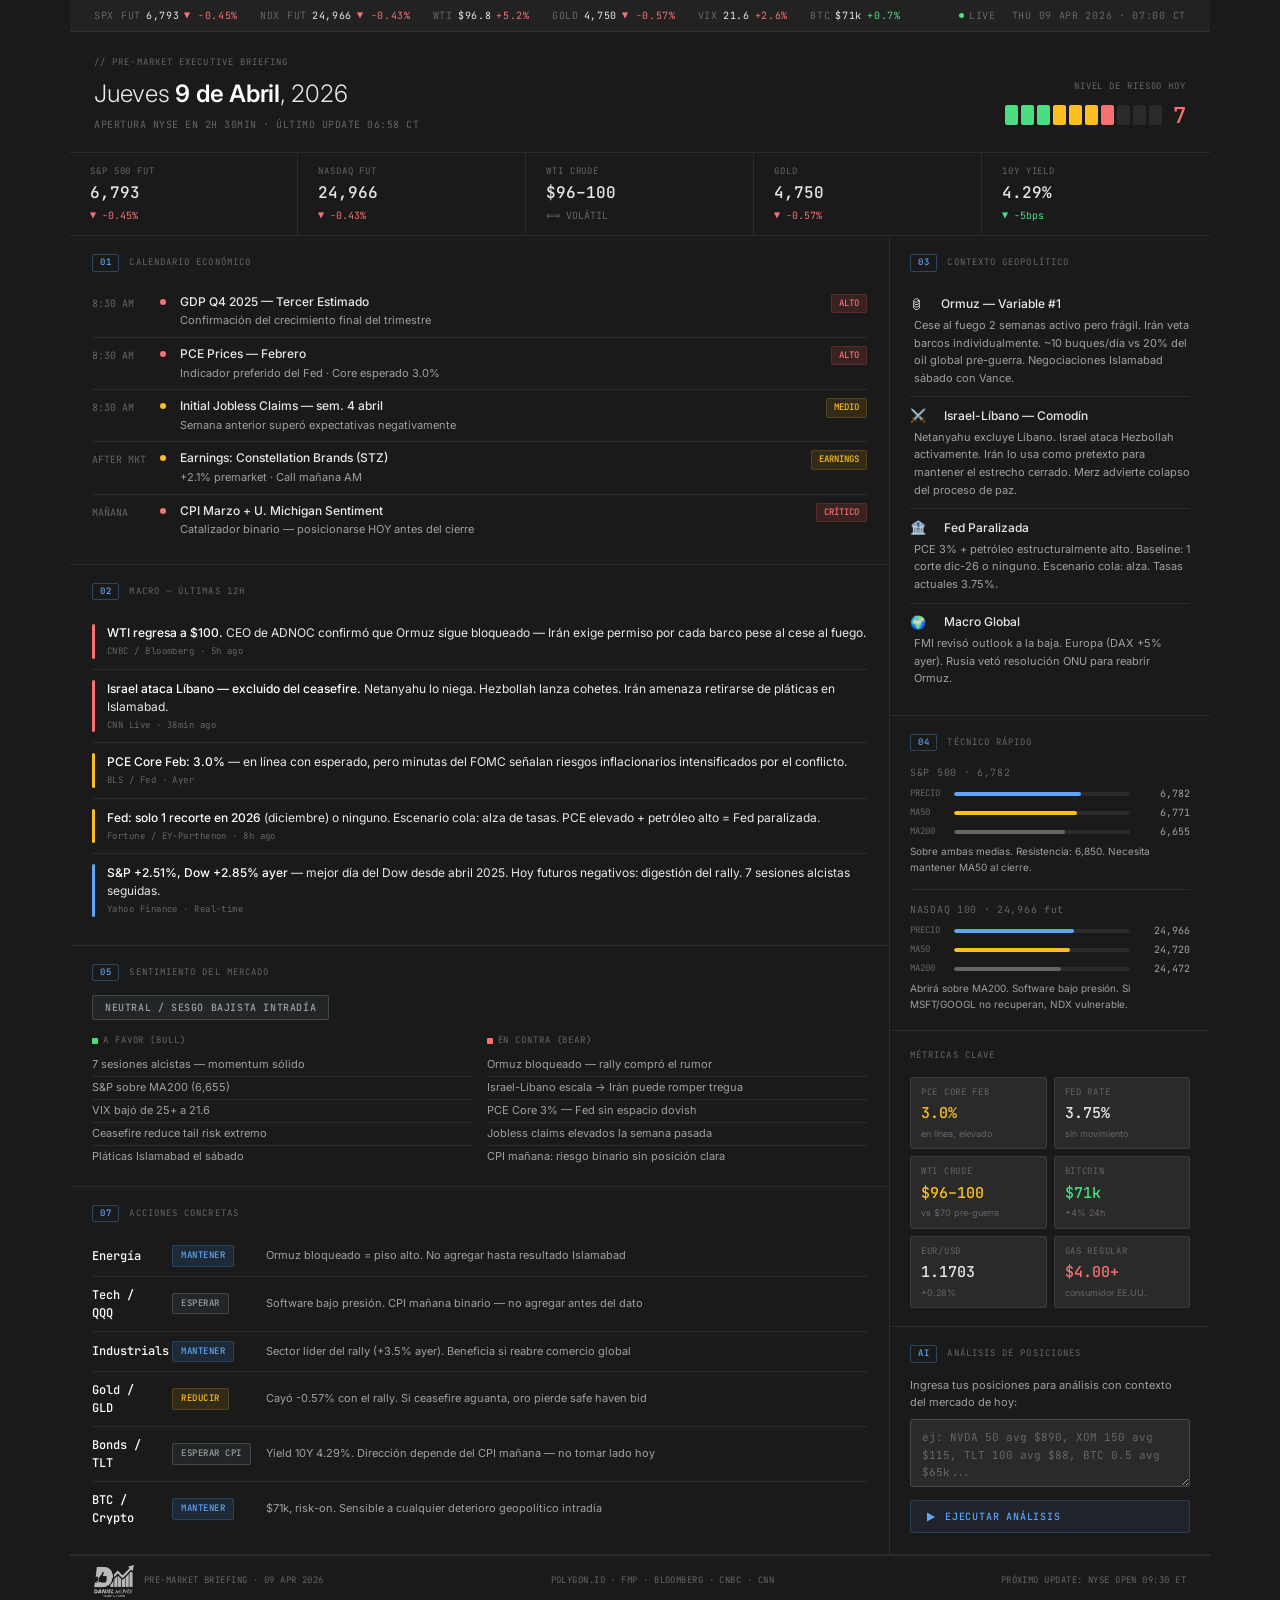
<file: pages/prompt-briefing.html>
<!DOCTYPE html>
<html lang="es">
<head>
<meta charset="UTF-8">
<meta name="viewport" content="width=device-width, initial-scale=1.0">
<title>Pre-Market · 09 APR 2026</title>
<!-- Google Analytics -->
<script async src="https://www.googletagmanager.com/gtag/js?id=G-01W8ZVH3S3"></script>
<script>window.dataLayer=window.dataLayer||[];function gtag(){dataLayer.push(arguments);}gtag('js',new Date());gtag('config','G-01W8ZVH3S3');</script>
<link href="https://fonts.googleapis.com/css2?family=Inter:wght@300;400;500;600;700&family=JetBrains+Mono:wght@300;400;500&display=swap" rel="stylesheet">
<style>
  :root {
    --bg:      #1a1a1a;
    --bg2:     #222;
    --bg3:     #2a2a2a;
    --b1:      rgba(255,255,255,0.08);
    --b2:      rgba(255,255,255,0.15);
    --t1:      #e8e8e8;
    --t2:      #a0a0a0;
    --t3:      #666;
    --acc:     #60a5fa;
    --grn:     #4ade80;
    --red:     #f87171;
    --blu:     #60a5fa;
    --amb:     #fbbf24;
    --mono:    'JetBrains Mono', monospace;
    --sans:    'Inter', sans-serif;
  }
  *, *::before, *::after { box-sizing: border-box; margin: 0; padding: 0; }
  html { font-size: 13px; }
  body {
    background: var(--bg);
    color: var(--t1);
    font-family: var(--sans);
    line-height: 1.5;
    min-height: 100vh;
  }
  .wrap { max-width: 1140px; margin: 0 auto; position: relative; }
  .logo-corner {
    position: absolute;
    top: 52px;
    right: 24px;
    z-index: 10;
  }

  .topbar {
    background: var(--bg2);
    border-bottom: 1px solid var(--b1);
    padding: 8px 24px;
    display: flex; align-items: center; justify-content: space-between;
    font-family: var(--mono); font-size: 10px; color: var(--t3); letter-spacing: .07em;
  }
  .tb-tickers { display: flex; gap: 22px; align-items: center; }
  .tb-tick { display: flex; gap: 5px; align-items: center; }
  .tick-sym { color: var(--t3); }
  .tick-val { color: var(--t1); }
  .tick-chg.up { color: var(--grn); }
  .tick-chg.dn { color: var(--red); }
  .tick-chg.fl { color: var(--t3); }
  .tb-right { display: flex; align-items: center; gap: 16px; }
  .live { display: flex; align-items: center; gap: 5px; }
  .live-dot { width: 5px; height: 5px; background: var(--grn); border-radius: 50%; animation: blink 2s ease-in-out infinite; }
  @keyframes blink { 0%,100%{opacity:1} 50%{opacity:.25} }

  .hdr {
    padding: 24px 24px 20px;
    border-bottom: 1px solid var(--b1);
    display: flex; justify-content: space-between; align-items: flex-end; gap: 24px;
  }
  .hdr-eyebrow { font-family: var(--mono); font-size: 9px; color: var(--t3); letter-spacing: .12em; margin-bottom: 6px; }
  .hdr-h1 { font-size: 24px; font-weight: 300; color: var(--t1); letter-spacing: -.01em; }
  .hdr-h1 b { font-weight: 600; color: #fff; }
  .hdr-sub { font-family: var(--mono); font-size: 10px; color: var(--t3); margin-top: 5px; letter-spacing: .05em; }
  .risk-wrap { display: flex; flex-direction: column; align-items: flex-end; gap: 5px; }
  .risk-lbl { font-family: var(--mono); font-size: 9px; color: var(--t3); letter-spacing: .1em; }
  .risk-segs { display: flex; gap: 3px; align-items: center; }
  .rs { width: 13px; height: 20px; border-radius: 2px; background: var(--b1); }
  .rs.g { background: var(--grn); }
  .rs.a { background: var(--amb); }
  .rs.r { background: var(--red); }
  .risk-n { font-family: var(--mono); font-size: 22px; font-weight: 500; color: var(--red); margin-left: 8px; }

  .idx-strip { display: grid; grid-template-columns: repeat(5,1fr); border-bottom: 1px solid var(--b1); }
  .idx-cell { padding: 12px 20px; border-right: 1px solid var(--b1); display: flex; flex-direction: column; gap: 3px; }
  .idx-cell:last-child { border-right: none; }
  .ic-sym { font-family: var(--mono); font-size: 9px; color: var(--t3); letter-spacing: .1em; }
  .ic-val { font-family: var(--mono); font-size: 16px; font-weight: 500; color: var(--t1); }
  .ic-chg { font-family: var(--mono); font-size: 10px; }
  .ic-chg.up { color: var(--grn); }
  .ic-chg.dn { color: var(--red); }
  .ic-chg.fl { color: var(--t3); }

  .body-grid { display: grid; grid-template-columns: 1fr 320px; border-bottom: 1px solid var(--b1); }
  .col-left { border-right: 1px solid var(--b1); }

  .sec { padding: 18px 22px; border-bottom: 1px solid var(--b1); }
  .sec:last-child { border-bottom: none; }
  .sec-hd { display: flex; align-items: center; gap: 10px; margin-bottom: 14px; }
  .sec-n {
    font-family: var(--mono); font-size: 9px; color: var(--acc); font-weight: 500;
    border: 1px solid rgba(96,165,250,.3); padding: 1px 7px; border-radius: 2px; letter-spacing: .08em;
  }
  .sec-t { font-family: var(--mono); font-size: 9px; color: var(--t3); letter-spacing: .12em; }

  .ev-list { display: flex; flex-direction: column; }
  .ev { display: grid; grid-template-columns: 58px 10px 1fr auto; gap: 0 10px; align-items: start; padding: 8px 0; border-bottom: 1px solid var(--b1); }
  .ev:last-child { border-bottom: none; }
  .ev-time { font-family: var(--mono); font-size: 10px; color: var(--t3); padding-top: 2px; }
  .ev-dot { width: 6px; height: 6px; border-radius: 50%; margin-top: 5px; flex-shrink: 0; }
  .dot-hi { background: var(--red); }
  .dot-md { background: var(--amb); }
  .ev-name { font-size: 12px; font-weight: 500; color: var(--t1); line-height: 1.4; }
  .ev-det  { font-size: 11px; color: var(--t2); margin-top: 2px; }
  .ev-badge { font-family: var(--mono); font-size: 9px; font-weight: 500; padding: 2px 7px; border-radius: 2px; white-space: nowrap; align-self: start; }
  .bd-hi { background: rgba(224,80,80,.15); color: var(--red); border: 1px solid rgba(224,80,80,.2); }
  .bd-md { background: rgba(232,160,32,.12); color: var(--amb); border: 1px solid rgba(232,160,32,.2); }
  .bd-lo { background: rgba(61,143,224,.12); color: var(--blu); border: 1px solid rgba(61,143,224,.2); }

  .news-list { display: flex; flex-direction: column; }
  .nws { display: grid; grid-template-columns: 3px 1fr; gap: 12px; padding: 10px 0; border-bottom: 1px solid var(--b1); }
  .nws:last-child { border-bottom: none; }
  .nws-bar { border-radius: 2px; }
  .nb-r { background: var(--red); }
  .nb-a { background: var(--amb); }
  .nb-b { background: var(--blu); }
  .nws-hl { font-size: 12px; color: var(--t1); line-height: 1.5; }
  .nws-hl b { color: #fff; font-weight: 500; }
  .nws-src { font-family: var(--mono); font-size: 9px; color: var(--t3); margin-top: 3px; letter-spacing: .05em; }

  .sent-chip {
    display: inline-block; font-family: var(--mono); font-size: 10px; font-weight: 500;
    padding: 4px 12px; border-radius: 2px; letter-spacing: .06em;
    background: rgba(122,143,163,.1); color: var(--t2); border: 1px solid var(--b2); margin-bottom: 14px;
  }
  .sent-2col { display: grid; grid-template-columns: 1fr 1fr; gap: 14px; }
  .scol-lbl { font-family: var(--mono); font-size: 9px; color: var(--t3); letter-spacing: .1em; display: flex; align-items: center; gap: 5px; margin-bottom: 6px; }
  .sq { width: 6px; height: 6px; border-radius: 1px; display: inline-block; }
  .sq-g { background: var(--grn); }
  .sq-r { background: var(--red); }
  .sp { font-size: 11px; color: var(--t2); padding: 3px 0; border-bottom: 1px solid var(--b1); line-height: 1.45; }
  .sp:last-child { border-bottom: none; }

  .act-list { display: flex; flex-direction: column; }
  .act { display: grid; grid-template-columns: 68px 82px 1fr; gap: 0 12px; align-items: center; padding: 9px 0; border-bottom: 1px solid var(--b1); }
  .act:last-child { border-bottom: none; }
  .act-tk { font-family: var(--mono); font-size: 12px; font-weight: 500; color: #fff; }
  .act-cmd { font-family: var(--mono); font-size: 9px; font-weight: 500; padding: 3px 8px; border-radius: 2px; text-align: center; letter-spacing: .06em; width: fit-content; }
  .c-hold { background: rgba(61,143,224,.14); color: var(--blu); border: 1px solid rgba(61,143,224,.25); }
  .c-add  { background: rgba(34,168,122,.14); color: var(--grn); border: 1px solid rgba(34,168,122,.25); }
  .c-red  { background: rgba(232,160,32,.12); color: var(--amb); border: 1px solid rgba(232,160,32,.2); }
  .c-wait { background: rgba(122,143,163,.1);  color: var(--t2); border: 1px solid var(--b2); }
  .c-cut  { background: rgba(224,80,80,.14);   color: var(--red); border: 1px solid rgba(224,80,80,.25); }
  .act-note { font-size: 11px; color: var(--t2); line-height: 1.4; }

  .rsec { padding: 18px 20px; border-bottom: 1px solid var(--b1); }
  .rsec:last-child { border-bottom: none; }

  .geo-list { display: flex; flex-direction: column; }
  .geo { padding: 9px 0; border-bottom: 1px solid var(--b1); }
  .geo:last-child { border-bottom: none; }
  .geo-hd { display: flex; align-items: center; gap: 7px; margin-bottom: 3px; }
  .geo-ttl { font-size: 12px; font-weight: 500; color: var(--t1); }
  .geo-body { font-size: 11px; color: var(--t2); line-height: 1.6; padding-left: 4px; }

  .tech-item { margin-bottom: 14px; }
  .tech-item:last-child { margin-bottom: 0; }
  .tech-nm { font-family: var(--mono); font-size: 10px; color: var(--t3); letter-spacing: .07em; margin-bottom: 6px; }
  .lvl { display: flex; align-items: center; gap: 8px; margin-bottom: 4px; }
  .lvl-lbl { font-family: var(--mono); font-size: 9px; color: var(--t3); width: 36px; flex-shrink: 0; }
  .lvl-track { flex: 1; height: 4px; background: var(--b1); border-radius: 2px; overflow: hidden; }
  .lvl-fill { height: 100%; border-radius: 2px; }
  .f-px  { background: var(--blu); }
  .f-50  { background: var(--amb); }
  .f-200 { background: var(--t3); }
  .lvl-v { font-family: var(--mono); font-size: 10px; color: var(--t2); width: 52px; text-align: right; }
  .tech-note { font-size: 10px; color: var(--t2); line-height: 1.55; margin-top: 5px; }
  .tech-div { height: 1px; background: var(--b1); margin: 12px 0; }

  .metrics-grid { display: grid; grid-template-columns: 1fr 1fr; gap: 7px; }
  .mc { background: var(--bg3); border: 1px solid var(--b1); border-radius: 3px; padding: 8px 10px; }
  .mc-lbl { font-family: var(--mono); font-size: 9px; color: var(--t3); letter-spacing: .08em; margin-bottom: 3px; }
  .mc-val { font-family: var(--mono); font-size: 15px; font-weight: 500; color: var(--t1); }
  .mc-val.up { color: var(--grn); }
  .mc-val.dn { color: var(--red); }
  .mc-val.wa { color: var(--amb); }
  .mc-sub { font-size: 9px; color: var(--t3); margin-top: 2px; }

  .pos-hint { font-size: 11px; color: var(--t2); margin-bottom: 8px; line-height: 1.55; }
  textarea {
    width: 100%; background: var(--bg3); border: 1px solid var(--b2); border-radius: 3px;
    color: var(--t1); font-family: var(--mono); font-size: 11px;
    padding: 9px 11px; resize: vertical; min-height: 68px;
    outline: none; transition: border-color .2s; line-height: 1.6;
  }
  textarea:focus { border-color: rgba(96,165,250,.5); }
  textarea::placeholder { color: var(--t3); }
  .run-btn {
    margin-top: 8px; width: 100%;
    background: rgba(96,165,250,.07); border: 1px solid rgba(96,165,250,.22); border-radius: 3px;
    padding: 9px 14px; color: var(--acc); font-family: var(--mono); font-size: 10px; font-weight: 500;
    letter-spacing: .08em; cursor: pointer; transition: background .2s, border-color .2s;
    display: flex; align-items: center; gap: 8px;
  }
  .run-btn:hover { background: rgba(96,165,250,.13); border-color: rgba(96,165,250,.38); }
  .run-btn svg { width: 12px; height: 12px; flex-shrink: 0; }
  #ai-out {
    margin-top: 10px; font-size: 11px; color: var(--t2); line-height: 1.75;
    white-space: pre-wrap; font-family: var(--mono);
    border-top: 1px solid var(--b1); padding-top: 10px; display: none;
  }
  .spin-wrap { display: flex; align-items: center; gap: 8px; font-size: 10px; color: var(--t3); }
  .spinner { width: 10px; height: 10px; border: 1px solid var(--b2); border-top-color: var(--blu); border-radius: 50%; animation: spin .8s linear infinite; flex-shrink: 0; }
  @keyframes spin { to { transform: rotate(360deg); } }

  .footer {
    display: flex; justify-content: space-between; align-items: center;
    padding: 9px 24px; border-top: 1px solid var(--b1);
    font-family: var(--mono); font-size: 9px; color: var(--t3); letter-spacing: .05em;
  }

  .sec, .rsec { animation: fi .3s ease both; }
  @keyframes fi { from{opacity:0;transform:translateY(4px)} to{opacity:1;transform:none} }

  @media(max-width:780px){
    .body-grid { grid-template-columns: 1fr; }
    .col-left { border-right: none; }
    .idx-strip { grid-template-columns: repeat(3,1fr); }
    .sent-2col { grid-template-columns: 1fr; }
    .hdr { flex-direction: column; align-items: flex-start; }
    .tb-tickers { flex-wrap: wrap; gap: 12px; }
  }
</style>
</head>
<body>
<div class="wrap">

  <div class="topbar">
    <div class="tb-tickers">
      <div class="tb-tick"><span class="tick-sym">SPX FUT</span><span class="tick-val">6,793</span><span class="tick-chg dn">▼ -0.45%</span></div>
      <div class="tb-tick"><span class="tick-sym">NDX FUT</span><span class="tick-val">24,966</span><span class="tick-chg dn">▼ -0.43%</span></div>
      <div class="tb-tick"><span class="tick-sym">WTI</span><span class="tick-val">$96.8</span><span class="tick-chg dn">+5.2%</span></div>
      <div class="tb-tick"><span class="tick-sym">GOLD</span><span class="tick-val">4,750</span><span class="tick-chg dn">▼ -0.57%</span></div>
      <div class="tb-tick"><span class="tick-sym">VIX</span><span class="tick-val">21.6</span><span class="tick-chg dn">+2.6%</span></div>
      <div class="tb-tick"><span class="tick-sym">BTC</span><span class="tick-val">$71k</span><span class="tick-chg up">+0.7%</span></div>
    </div>
    <div class="tb-right">
      <div class="live"><div class="live-dot"></div>LIVE</div>
      <span>THU 09 APR 2026 · 07:00 CT</span>
    </div>
  </div>

  <div class="hdr">
    <div>
      <div class="hdr-eyebrow">// PRE-MARKET EXECUTIVE BRIEFING</div>
      <div class="hdr-h1">Jueves <b>9 de Abril</b>, 2026</div>
      <div class="hdr-sub">APERTURA NYSE EN 2H 30MIN · ÚLTIMO UPDATE 06:58 CT</div>
    </div>
    <div class="risk-wrap">
      <span class="risk-lbl">NIVEL DE RIESGO HOY</span>
      <div class="risk-segs">
        <div class="rs g"></div><div class="rs g"></div><div class="rs g"></div>
        <div class="rs a"></div><div class="rs a"></div><div class="rs a"></div>
        <div class="rs r"></div><div class="rs"></div><div class="rs"></div><div class="rs"></div>
        <span class="risk-n">7</span>
      </div>
    </div>
  </div>

  <div class="idx-strip">
    <div class="idx-cell"><div class="ic-sym">S&P 500 FUT</div><div class="ic-val">6,793</div><div class="ic-chg dn">▼ -0.45%</div></div>
    <div class="idx-cell"><div class="ic-sym">NASDAQ FUT</div><div class="ic-val">24,966</div><div class="ic-chg dn">▼ -0.43%</div></div>
    <div class="idx-cell"><div class="ic-sym">WTI CRUDE</div><div class="ic-val">$96–100</div><div class="ic-chg fl">⟺ VOLÁTIL</div></div>
    <div class="idx-cell"><div class="ic-sym">GOLD</div><div class="ic-val">4,750</div><div class="ic-chg dn">▼ -0.57%</div></div>
    <div class="idx-cell"><div class="ic-sym">10Y YIELD</div><div class="ic-val">4.29%</div><div class="ic-chg up">▼ -5bps</div></div>
  </div>

  <div class="body-grid">
    <div class="col-left">

      <div class="sec">
        <div class="sec-hd"><span class="sec-n">01</span><span class="sec-t">CALENDARIO ECONÓMICO</span></div>
        <div class="ev-list">
          <div class="ev"><div class="ev-time">8:30 AM</div><div class="ev-dot dot-hi"></div><div><div class="ev-name">GDP Q4 2025 — Tercer Estimado</div><div class="ev-det">Confirmación del crecimiento final del trimestre</div></div><div class="ev-badge bd-hi">ALTO</div></div>
          <div class="ev"><div class="ev-time">8:30 AM</div><div class="ev-dot dot-hi"></div><div><div class="ev-name">PCE Prices — Febrero</div><div class="ev-det">Indicador preferido del Fed · Core esperado 3.0%</div></div><div class="ev-badge bd-hi">ALTO</div></div>
          <div class="ev"><div class="ev-time">8:30 AM</div><div class="ev-dot dot-md"></div><div><div class="ev-name">Initial Jobless Claims — sem. 4 abril</div><div class="ev-det">Semana anterior superó expectativas negativamente</div></div><div class="ev-badge bd-md">MEDIO</div></div>
          <div class="ev"><div class="ev-time">AFTER MKT</div><div class="ev-dot dot-md"></div><div><div class="ev-name">Earnings: Constellation Brands (STZ)</div><div class="ev-det">+2.1% premarket · Call mañana AM</div></div><div class="ev-badge bd-md">EARNINGS</div></div>
          <div class="ev"><div class="ev-time">MAÑANA</div><div class="ev-dot dot-hi"></div><div><div class="ev-name">CPI Marzo + U. Michigan Sentiment</div><div class="ev-det">Catalizador binario — posicionarse HOY antes del cierre</div></div><div class="ev-badge bd-hi">CRÍTICO</div></div>
        </div>
      </div>

      <div class="sec">
        <div class="sec-hd"><span class="sec-n">02</span><span class="sec-t">MACRO — ÚLTIMAS 12H</span></div>
        <div class="news-list">
          <div class="nws"><div class="nws-bar nb-r"></div><div><div class="nws-hl"><b>WTI regresa a $100.</b> CEO de ADNOC confirmó que Ormuz sigue bloqueado — Irán exige permiso por cada barco pese al cese al fuego.</div><div class="nws-src">CNBC / Bloomberg · 5h ago</div></div></div>
          <div class="nws"><div class="nws-bar nb-r"></div><div><div class="nws-hl"><b>Israel ataca Líbano — excluido del ceasefire.</b> Netanyahu lo niega. Hezbollah lanza cohetes. Irán amenaza retirarse de pláticas en Islamabad.</div><div class="nws-src">CNN Live · 38min ago</div></div></div>
          <div class="nws"><div class="nws-bar nb-a"></div><div><div class="nws-hl"><b>PCE Core Feb: 3.0%</b> — en línea con esperado, pero minutas del FOMC señalan riesgos inflacionarios intensificados por el conflicto.</div><div class="nws-src">BLS / Fed · Ayer</div></div></div>
          <div class="nws"><div class="nws-bar nb-a"></div><div><div class="nws-hl"><b>Fed: solo 1 recorte en 2026</b> (diciembre) o ninguno. Escenario cola: alza de tasas. PCE elevado + petróleo alto = Fed paralizada.</div><div class="nws-src">Fortune / EY-Parthenon · 8h ago</div></div></div>
          <div class="nws"><div class="nws-bar nb-b"></div><div><div class="nws-hl"><b>S&P +2.51%, Dow +2.85% ayer</b> — mejor día del Dow desde abril 2025. Hoy futuros negativos: digestión del rally. 7 sesiones alcistas seguidas.</div><div class="nws-src">Yahoo Finance · Real-time</div></div></div>
        </div>
      </div>

      <div class="sec">
        <div class="sec-hd"><span class="sec-n">05</span><span class="sec-t">SENTIMIENTO DEL MERCADO</span></div>
        <div class="sent-chip">NEUTRAL / SESGO BAJISTA INTRADÍA</div>
        <div class="sent-2col">
          <div>
            <div class="scol-lbl"><span class="sq sq-g"></span>A FAVOR (BULL)</div>
            <div class="sp">7 sesiones alcistas — momentum sólido</div>
            <div class="sp">S&P sobre MA200 (6,655)</div>
            <div class="sp">VIX bajó de 25+ a 21.6</div>
            <div class="sp">Ceasefire reduce tail risk extremo</div>
            <div class="sp">Pláticas Islamabad el sábado</div>
          </div>
          <div>
            <div class="scol-lbl"><span class="sq sq-r"></span>EN CONTRA (BEAR)</div>
            <div class="sp">Ormuz bloqueado — rally compró el rumor</div>
            <div class="sp">Israel-Líbano escala → Irán puede romper tregua</div>
            <div class="sp">PCE Core 3% — Fed sin espacio dovish</div>
            <div class="sp">Jobless claims elevados la semana pasada</div>
            <div class="sp">CPI mañana: riesgo binario sin posición clara</div>
          </div>
        </div>
      </div>

      <div class="sec">
        <div class="sec-hd"><span class="sec-n">07</span><span class="sec-t">ACCIONES CONCRETAS</span></div>
        <div class="act-list">
          <div class="act"><span class="act-tk">Energía</span><span class="act-cmd c-hold">MANTENER</span><span class="act-note">Ormuz bloqueado = piso alto. No agregar hasta resultado Islamabad</span></div>
          <div class="act"><span class="act-tk">Tech / QQQ</span><span class="act-cmd c-wait">ESPERAR</span><span class="act-note">Software bajo presión. CPI mañana binario — no agregar antes del dato</span></div>
          <div class="act"><span class="act-tk">Industrials</span><span class="act-cmd c-hold">MANTENER</span><span class="act-note">Sector líder del rally (+3.5% ayer). Beneficia si reabre comercio global</span></div>
          <div class="act"><span class="act-tk">Gold / GLD</span><span class="act-cmd c-red">REDUCIR</span><span class="act-note">Cayó -0.57% con el rally. Si ceasefire aguanta, oro pierde safe haven bid</span></div>
          <div class="act"><span class="act-tk">Bonds / TLT</span><span class="act-cmd c-wait">ESPERAR CPI</span><span class="act-note">Yield 10Y 4.29%. Dirección depende del CPI mañana — no tomar lado hoy</span></div>
          <div class="act"><span class="act-tk">BTC / Crypto</span><span class="act-cmd c-hold">MANTENER</span><span class="act-note">$71k, risk-on. Sensible a cualquier deterioro geopolítico intradía</span></div>
        </div>
      </div>

    </div>

    <div class="col-right">

      <div class="rsec">
        <div class="sec-hd"><span class="sec-n">03</span><span class="sec-t">CONTEXTO GEOPOLÍTICO</span></div>
        <div class="geo-list">
          <div class="geo"><div class="geo-hd"><span>🛢</span>&nbsp;<span class="geo-ttl">Ormuz — Variable #1</span></div><div class="geo-body">Cese al fuego 2 semanas activo pero frágil. Irán veta barcos individualmente. ~10 buques/día vs 20% del oil global pre-guerra. Negociaciones Islamabad sábado con Vance.</div></div>
          <div class="geo"><div class="geo-hd"><span>⚔️</span>&nbsp;<span class="geo-ttl">Israel-Líbano — Comodín</span></div><div class="geo-body">Netanyahu excluye Líbano. Israel ataca Hezbollah activamente. Irán lo usa como pretexto para mantener el estrecho cerrado. Merz advierte colapso del proceso de paz.</div></div>
          <div class="geo"><div class="geo-hd"><span>🏦</span>&nbsp;<span class="geo-ttl">Fed Paralizada</span></div><div class="geo-body">PCE 3% + petróleo estructuralmente alto. Baseline: 1 corte dic-26 o ninguno. Escenario cola: alza. Tasas actuales 3.75%.</div></div>
          <div class="geo"><div class="geo-hd"><span>🌍</span>&nbsp;<span class="geo-ttl">Macro Global</span></div><div class="geo-body">FMI revisó outlook a la baja. Europa (DAX +5% ayer). Rusia vetó resolución ONU para reabrir Ormuz.</div></div>
        </div>
      </div>

      <div class="rsec">
        <div class="sec-hd"><span class="sec-n">04</span><span class="sec-t">TÉCNICO RÁPIDO</span></div>
        <div class="tech-item">
          <div class="tech-nm">S&P 500 · 6,782</div>
          <div class="lvl"><span class="lvl-lbl">PRECIO</span><div class="lvl-track"><div class="lvl-fill f-px" style="width:72%"></div></div><span class="lvl-v">6,782</span></div>
          <div class="lvl"><span class="lvl-lbl">MA50</span><div class="lvl-track"><div class="lvl-fill f-50" style="width:70%"></div></div><span class="lvl-v">6,771</span></div>
          <div class="lvl"><span class="lvl-lbl">MA200</span><div class="lvl-track"><div class="lvl-fill f-200" style="width:63%"></div></div><span class="lvl-v">6,655</span></div>
          <div class="tech-note">Sobre ambas medias. Resistencia: 6,850. Necesita mantener MA50 al cierre.</div>
        </div>
        <div class="tech-div"></div>
        <div class="tech-item">
          <div class="tech-nm">NASDAQ 100 · 24,966 fut</div>
          <div class="lvl"><span class="lvl-lbl">PRECIO</span><div class="lvl-track"><div class="lvl-fill f-px" style="width:68%"></div></div><span class="lvl-v">24,966</span></div>
          <div class="lvl"><span class="lvl-lbl">MA50</span><div class="lvl-track"><div class="lvl-fill f-50" style="width:66%"></div></div><span class="lvl-v">24,720</span></div>
          <div class="lvl"><span class="lvl-lbl">MA200</span><div class="lvl-track"><div class="lvl-fill f-200" style="width:61%"></div></div><span class="lvl-v">24,472</span></div>
          <div class="tech-note">Abrirá sobre MA200. Software bajo presión. Si MSFT/GOOGL no recuperan, NDX vulnerable.</div>
        </div>
      </div>

      <div class="rsec">
        <div class="sec-hd"><span class="sec-t">MÉTRICAS CLAVE</span></div>
        <div class="metrics-grid">
          <div class="mc"><div class="mc-lbl">PCE CORE FEB</div><div class="mc-val wa">3.0%</div><div class="mc-sub">en línea, elevado</div></div>
          <div class="mc"><div class="mc-lbl">FED RATE</div><div class="mc-val">3.75%</div><div class="mc-sub">sin movimiento</div></div>
          <div class="mc"><div class="mc-lbl">WTI CRUDE</div><div class="mc-val wa">$96–100</div><div class="mc-sub">vs $70 pre-guerra</div></div>
          <div class="mc"><div class="mc-lbl">BITCOIN</div><div class="mc-val up">$71k</div><div class="mc-sub">+4% 24h</div></div>
          <div class="mc"><div class="mc-lbl">EUR/USD</div><div class="mc-val">1.1703</div><div class="mc-sub">+0.28%</div></div>
          <div class="mc"><div class="mc-lbl">GAS REGULAR</div><div class="mc-val dn">$4.00+</div><div class="mc-sub">consumidor EE.UU.</div></div>
        </div>
      </div>

      <div class="rsec">
        <div class="sec-hd"><span class="sec-n">AI</span><span class="sec-t">ANÁLISIS DE POSICIONES</span></div>
        <div class="pos-hint">Ingresa tus posiciones para análisis con contexto del mercado de hoy:</div>
        <textarea id="posInput" placeholder="ej: NVDA 50 avg $890, XOM 150 avg $115, TLT 100 avg $88, BTC 0.5 avg $65k..."></textarea>
        <button class="run-btn" onclick="analyzePositions()">
          <svg viewBox="0 0 12 12" fill="currentColor"><path d="M2 1.5l8 4.5-8 4.5V1.5z"/></svg>
          EJECUTAR ANÁLISIS
        </button>
        <div id="ai-out"></div>
      </div>

    </div>
  </div>

  <div class="footer">
    <span style="display:flex;align-items:center;gap:10px"><img src="../public/logo-white.png" alt="Daniel Muvdi" style="width:40px;height:auto;opacity:0.7;" /> PRE-MARKET BRIEFING · 09 APR 2026</span>
    <span>POLYGON.IO · FMP · BLOOMBERG · CNBC · CNN</span>
    <span>PRÓXIMO UPDATE: NYSE OPEN 09:30 ET</span>
  </div>

</div>
<script>
async function analyzePositions() {
  const input = document.getElementById('posInput').value.trim();
  const out = document.getElementById('ai-out');
  if (!input) { out.style.display='block'; out.innerHTML='<span style="color:var(--t3)">Ingresa tus posiciones primero.</span>'; return; }
  out.style.display = 'block';
  out.innerHTML = '<div class="spin-wrap"><div class="spinner"></div>PROCESANDO CON CONTEXTO DEL MERCADO...</div>';
  const ctx = `Contexto HOY 9-abril-2026: S&P fut -0.45% digestión +2.51% ayer, WTI $96-100 Ormuz bloqueado, VIX 21.6, PCE Core 3.0%, Fed sin espacio dovish, Ceasefire EE.UU.-Irán frágil Israel ataca Líbano, pláticas Islamabad sábado, CPI mañana binario, riesgo 7/10.`;
  try {
    const r = await fetch('https://api.anthropic.com/v1/messages', {
      method:'POST', headers:{'Content-Type':'application/json'},
      body: JSON.stringify({
        model:'claude-sonnet-4-20250514', max_tokens:900,
        system:`Analista de trading ejecutivo. Sin relleno. ${ctx} Por cada posición: TICKER — [MANTENER/AGREGAR/REDUCIR/CORTAR/ESPERAR] — razón máx 12 palabras. Final: 2 líneas riesgo agregado del portafolio.`,
        messages:[{role:'user',content:`Posiciones: ${input}`}]
      })
    });
    const d = await r.json();
    out.innerHTML = d.content?.map(b=>b.text||'').join('')||'Error al procesar.';
  } catch(e) {
    out.innerHTML='<span style="color:var(--red)">ERROR DE CONEXIÓN.</span>';
  }
}
</script>
</body>
</html>
</file>
